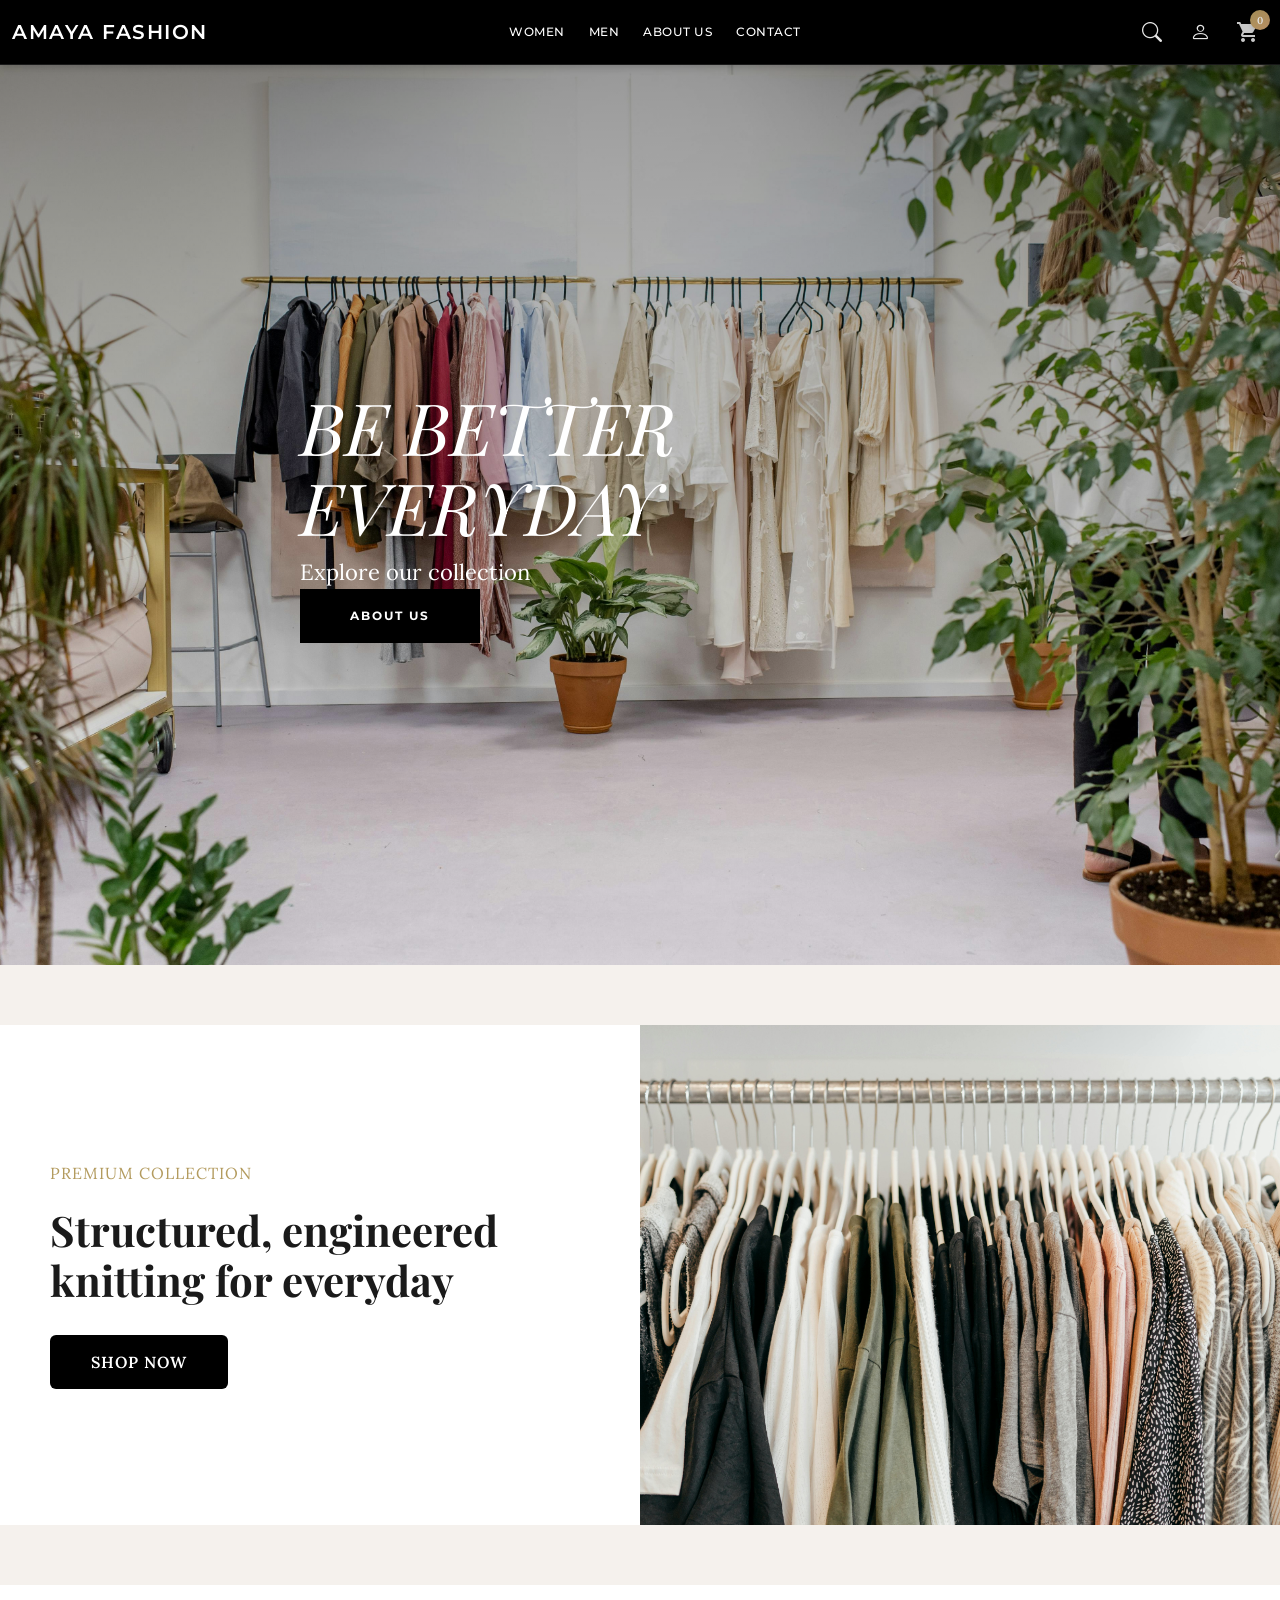
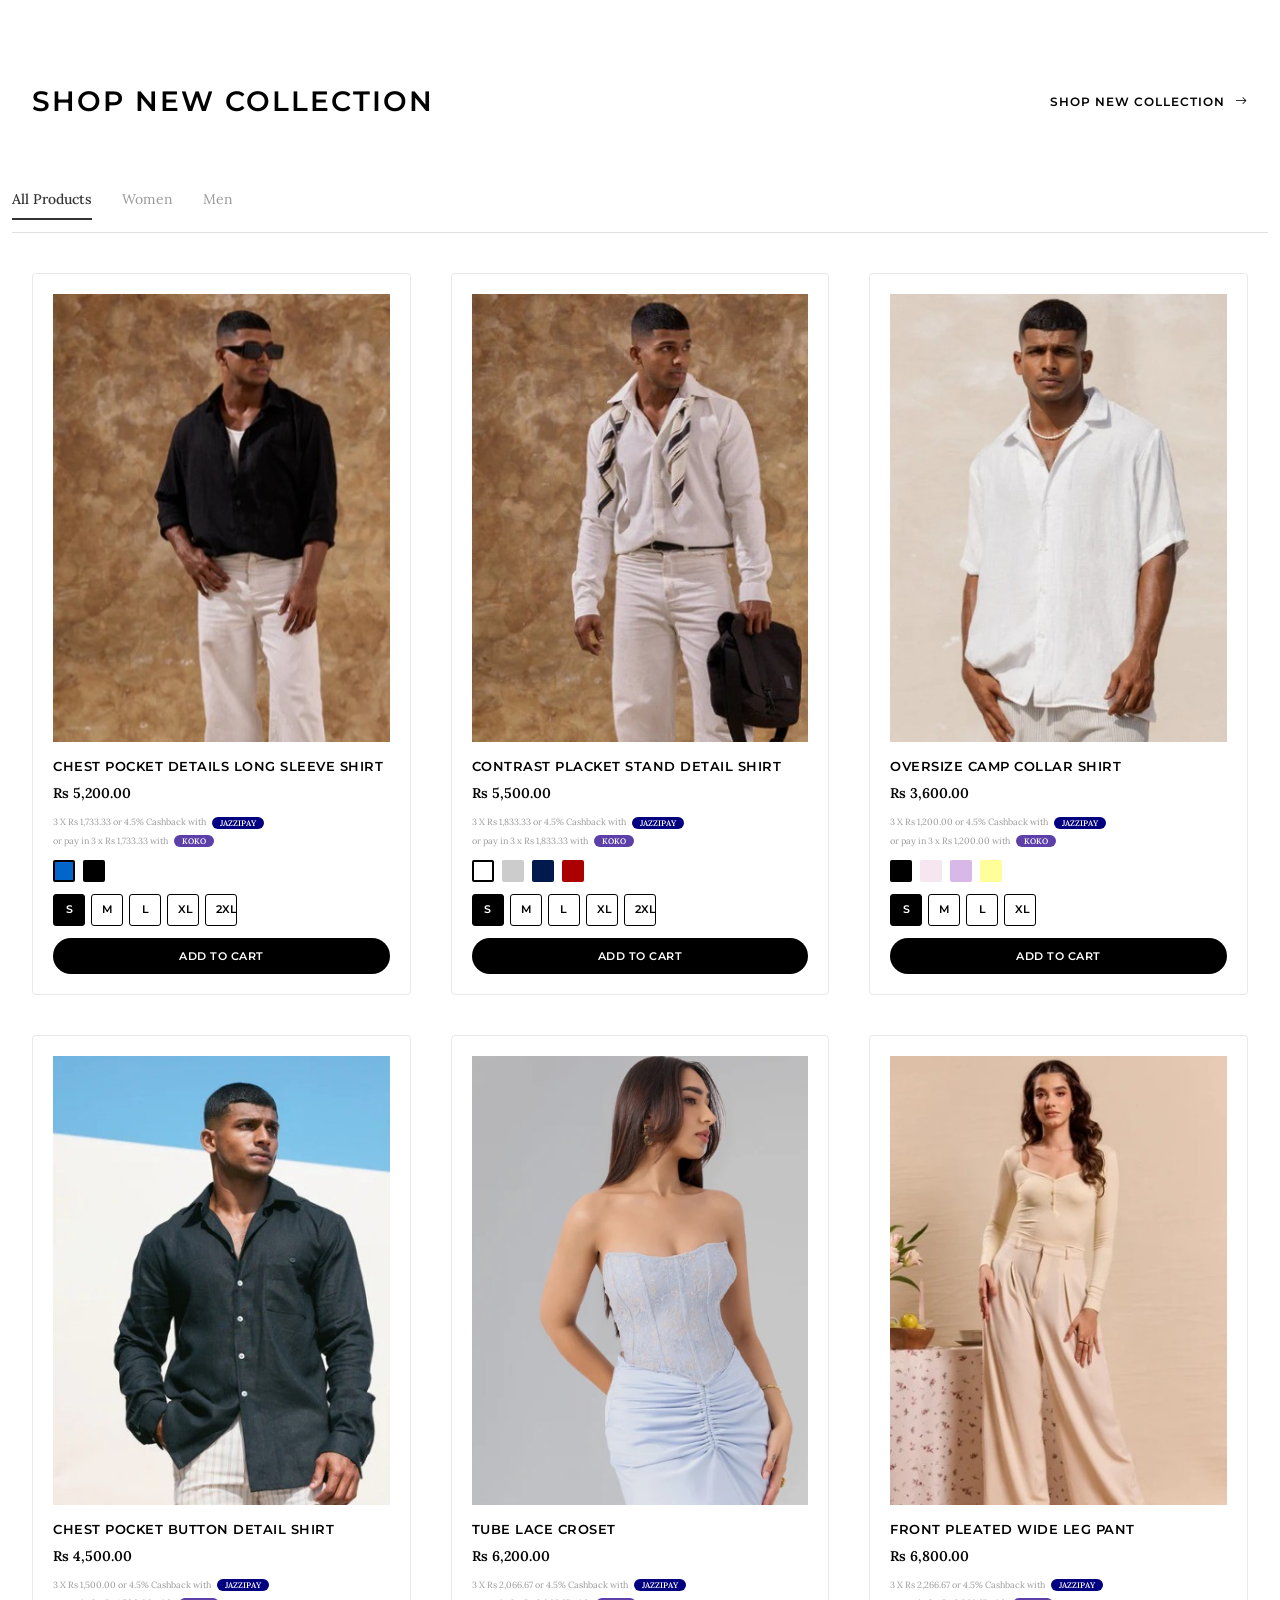
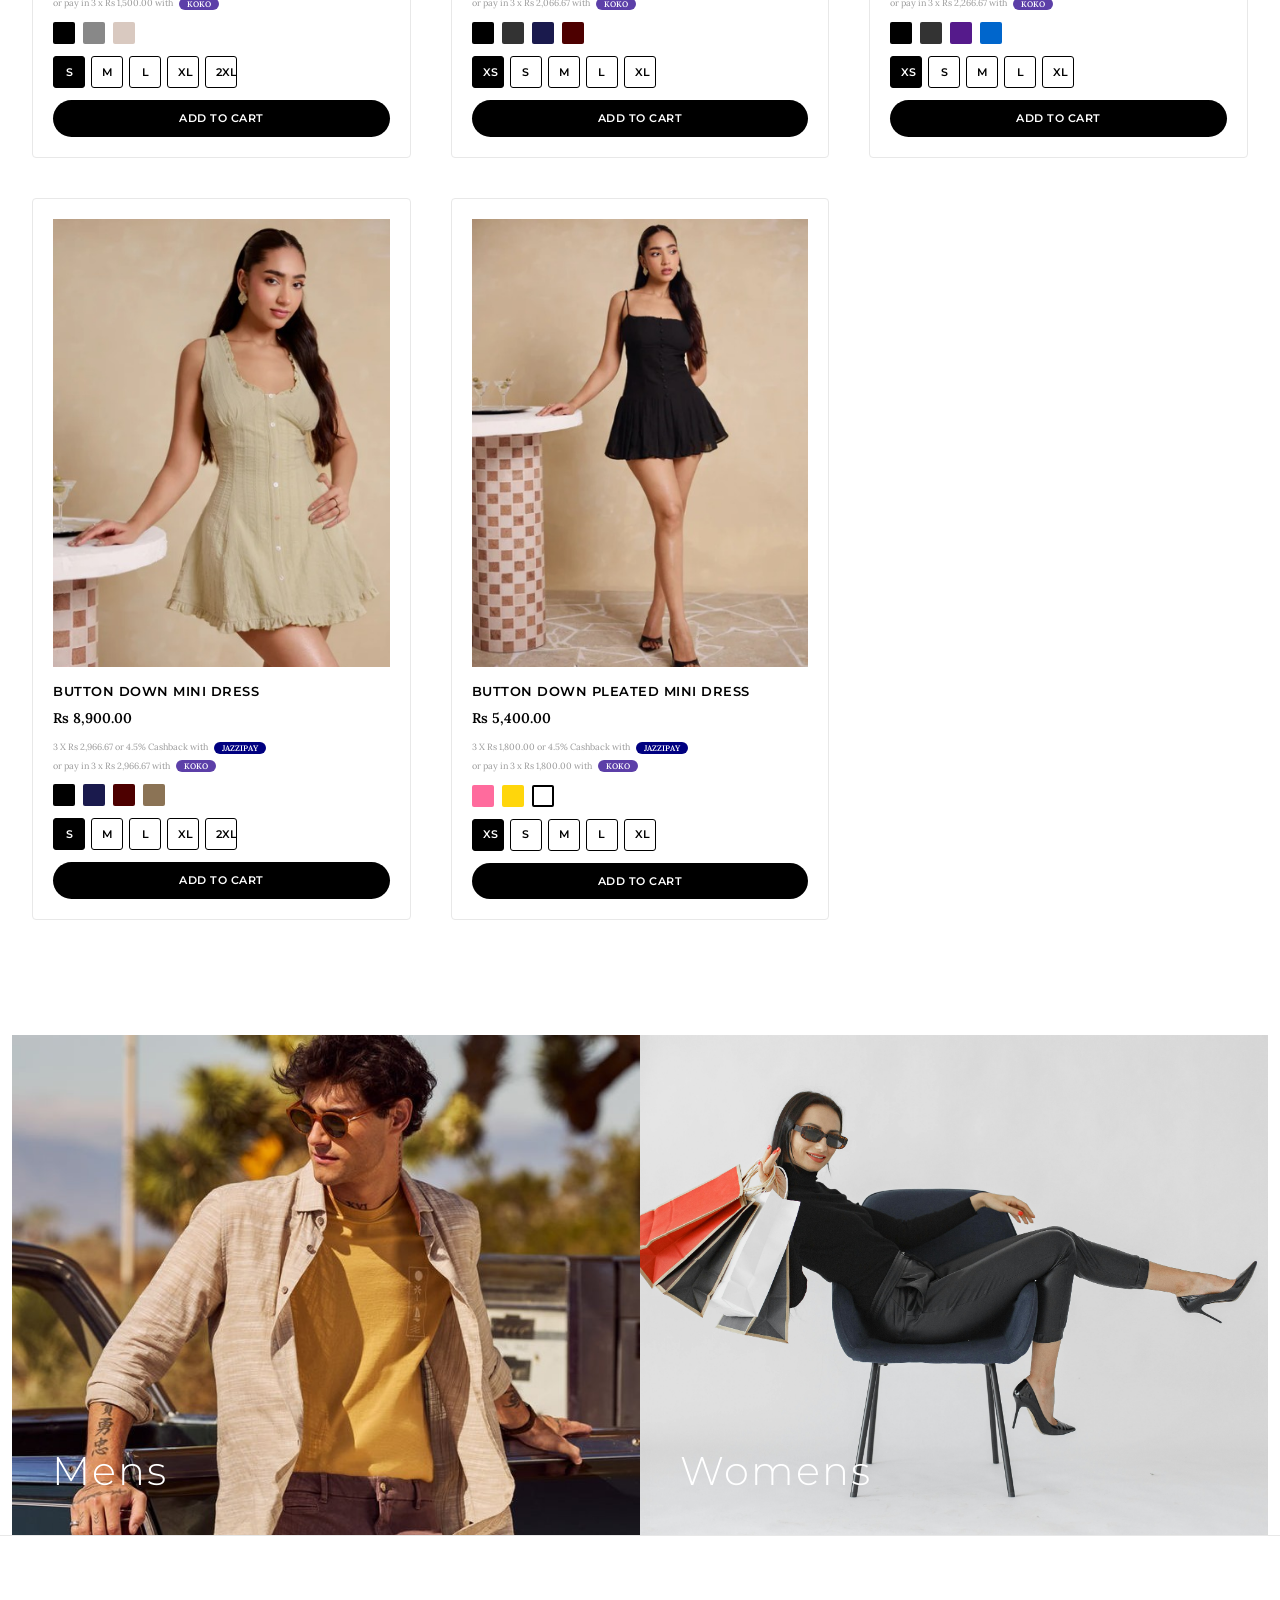
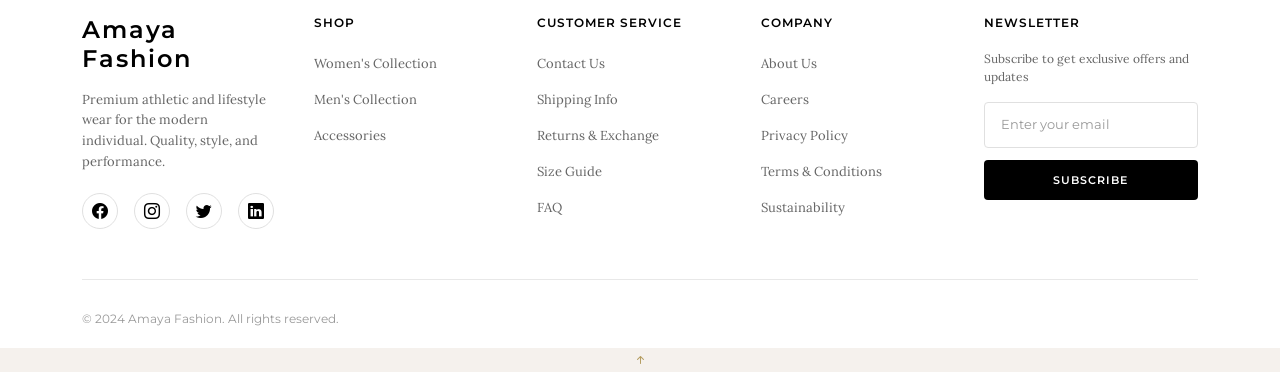
<file: index.html>
<!DOCTYPE html>
<html lang="en">

<head>
  <meta charset="utf-8">
  <meta content="width=device-width, initial-scale=1.0" name="viewport">
  <title>Amaya Fashion</title>
  <meta name="description" content="">
  <meta name="keywords" content="">

  <!-- Favicons -->

  <!-- Fonts -->
   <!-- google API connection -->
  <link rel="preconnect" href="https://fonts.googleapis.com"> 
  <link rel="preconnect" href="https://fonts.gstatic.com" crossorigin>
  <link href="https://fonts.googleapis.com/css2?family=Lora:ital,wght@0,400;0,600;0,700;1,400&family=Playfair+Display:ital,wght@0,400;0,700;0,900;1,700&family=Montserrat:ital,wght@0,300;0,400;0,500;0,600;0,700;1,400&display=swap" rel="stylesheet">

  <!-- Vendor CSS Files -->
  <link href="assets/vendor/bootstrap/css/bootstrap.min.css" rel="stylesheet">
  <link href="assets/vendor/bootstrap-icons/bootstrap-icons.css" rel="stylesheet">
  <link href="assets/vendor/aos/aos.css" rel="stylesheet">
  <link href="assets/vendor/swiper/swiper-bundle.min.css" rel="stylesheet">
  <link href="assets/vendor/glightbox/css/glightbox.min.css" rel="stylesheet">
  
  <!-- Material Icons -->
  <link href="https://fonts.googleapis.com/icon?family=Material+Icons" rel="stylesheet">

  <!-- Main CSS File -->
  <link href="assets/css/main.css?v=100" rel="stylesheet">

  <!-- =======================================================
  * Template Name: Kelly
  * Template URL: https://bootstrapmade.com/kelly-free-bootstrap-cv-resume-html-template/
  * Updated: Aug 07 2024 with Bootstrap v5.3.3
  * Author: BootstrapMade.com
  * License: https://bootstrapmade.com/license/
  ======================================================== -->
</head>



<body class="index-page">

  <header id="header" class="header d-flex align-items-center dark-header sticky-top">
    <div class="container-fluid position-relative d-flex align-items-center justify-content-between">

      <a href="index.html" class="logo d-flex align-items-center me-auto me-xl-0">
        <h1 class="sitename">Amaya Fashion</h1>
      </a>

      <nav id="navmenu" class="navmenu">
        <ul>
          <li><a href="women.html">WOMEN</a></li>
          <li><a href="men.html">MEN</a></li>
          <li><a href="about.html">ABOUT US</a></li>
          <li><a href="contact.html">CONTACT</a></li>
        </ul>
        <i class="mobile-nav-toggle d-xl-none bi bi-list"></i>
      </nav>

      <div class="nav-icons">
        <button class="nav-icon search-icon" id="searchBtn" title="Search" style="background: none; border: none; cursor: pointer; padding: 0;">
          <i class="bi bi-search"></i>
        </button>
        <a href="profile.php" class="nav-icon profile-icon" title="My Account">
  <i class="bi bi-person"></i>
        </a>
        <a href="cart.html" class="nav-icon cart-icon" title="Shopping Cart">
          <i class="material-icons">shopping_cart</i>
          <span class="cart-badge">0</span>
        </a>
      </div>
    </div>
  </header>

  <!-- Search Modal -->
  <div id="searchModal" class="search-modal">
    <div class="search-modal-content">
      <button class="search-modal-close">&times;</button>
      <div class="search-modal-header">
        <h2>Search Products</h2>
      </div>
      <div class="search-modal-body">
        <input type="text" id="searchInput" class="search-input" placeholder="Search products by name...">
        <div id="searchResults" class="search-results"></div>
      </div>
    </div>
  </div>

  <main class="main">

    <!-- Hero Section -->
    <section id="hero" class="hero section hero-dark">

      <img src="assets/img/hero/bg-1.jpg" alt="Hero Background" data-aos="fade-in">
   

      <div class="hero-content" data-aos="fade-up" data-aos-delay="300">
        <h2 class="hero-title">BE BETTER EVERYDAY</h2>
        <p class="hero-subtitle">Explore our collection</p>
        <div class="hero-buttons">
          <a href="about.html" class="hero-btn">About Us</a>
         
        </div>
      </div>

    </section><!-- /Hero Section -->

    <!-- Landscape Promotion Section -->
    <section id="landscape-promo" class="landscape-promo section" style="padding: 0; margin: 60px 0;">
      <div style="display: grid; grid-template-columns: 1fr 1fr; gap: 0; align-items: center; background: white;">
        <!-- Left Content -->
        <div style="padding: 60px 50px; display: flex; flex-direction: column; justify-content: center;">
          <p style="font-size: 16px; color: #b39b5e; margin-bottom: 20px; letter-spacing: 1px; text-transform: uppercase;">Premium Collection</p>
          <h2 style="font-size: 42px; font-weight: 700; color: #1a1a1a; margin-bottom: 30px; line-height: 1.2;">Structured, engineered knitting for everyday</h2>
          <a href="women.html" class="btn" style="display: inline-block; background-color: #000; color: white; padding: 14px 40px; text-transform: uppercase; font-weight: 600; letter-spacing: 1px; text-decoration: none; transition: all 0.3s; width: fit-content;">SHOP NOW</a>
        </div>
        <!-- Right Image -->
        <div style="overflow: hidden; height: 500px;">
          <img src="assets/img/aboutus.jpg" alt="Landscape Collection" style="width: 100%; height: 100%; object-fit: cover; display: block;">
        </div>
      </div>
    </section><!-- /Landscape Promotion Section -->

        <!-- Shop New Collection Section -->
    <section id="shop-new-collection" class="shop-new-collection section">
      <div class="container-fluid">
        <div class="collection-header">
          <h2>Shop New Collection</h2>
          <a href="#" class="shop-all-link">Shop New Collection <i class="bi bi-arrow-right"></i></a>
        </div>

        <!-- Category Filter Bar -->
        <div class="filter-bar">
          <div class="category-tabs">
            <button class="category-tab active" data-category="all">All Products</button>
            <a href="women.html" class="category-tab-link">Women</a>
            <a href="men.html" class="category-tab-link">Men</a>
          </div>
          
          <div class="filter-actions">
            <button class="btn-filter" id="filterBtn" title="Open Filters">
              <i class="bi bi-funnel"></i> Filter
            </button>
            <button class="btn-search" id="searchBtn" title="Search Products">
              <i class="bi bi-search"></i> Search
            </button>
          </div>
        </div>

        <div class="collection-carousel-wrapper">
          <button class="carousel-control prev-btn" aria-label="Previous"><i class="bi bi-chevron-left"></i></button>
          
          <div class="products-scroll">
            <!-- Product 1 -->
            <div class="product-item" data-category="men">
              <div class="product-image">
                <img src="assets/img/mens/img1.jpeg" alt="Unchained Tee">
              </div>
              <div class="product-info">
                <h3>chest pocket details long sleeve shirt</h3>
                <p class="price">Rs 5,200.00</p>
                
                <div class="payment-details">
                  <div class="payment-row">
                    <span class="payment-label">3 X Rs 1,733.33 or 4.5% Cashback with</span>
                    <span class="badge jazzipay">JazziPay</span>
                  </div>
                  <div class="payment-row">
                    <span class="payment-label">or pay in 3 x Rs 1,733.33 with</span>
                    <span class="badge koko">KOKO</span>
                  </div>
                </div>

                <div class="color-options">
                  <div class="color-swatch" style="background-color: #0066cc; border: 2px solid #000;"></div>
                  <div class="color-swatch" style="background-color: #000000;"></div>
                </div>

                <div class="size-options">
                  <button class="size-btn">S</button>
                  <button class="size-btn">M</button>
                  <button class="size-btn">L</button>
                  <button class="size-btn">XL</button>
                  <button class="size-btn">2XL</button>
                </div>

                <button class="btn-add-cart">ADD TO CART</button>
              </div>
            </div>

            <!-- Product 2 -->
            <div class="product-item" data-category="men">
              <div class="product-image">
                <img src="assets/img/mens/img2.jpeg" alt="Inner Demon Tee">
              </div>
              <div class="product-info">
                <h3>Contrast Placket Stand Detail Shirt</h3>
                <p class="price">Rs 5,500.00</p>
                
                <div class="payment-details">
                  <div class="payment-row">
                    <span class="payment-label">3 X Rs 1,833.33 or 4.5% Cashback with</span>
                    <span class="badge jazzipay">JazziPay</span>
                  </div>
                  <div class="payment-row">
                    <span class="payment-label">or pay in 3 x Rs 1,833.33 with</span>
                    <span class="badge koko">KOKO</span>
                  </div>
                </div>

                <div class="color-options">
                  <div class="color-swatch" style="background-color: #ffffff; border: 2px solid #000;"></div>
                  <div class="color-swatch" style="background-color: #cccccc;"></div>
                  <div class="color-swatch" style="background-color: #001a4d;"></div>
                  <div class="color-swatch" style="background-color: #aa0000;"></div>
                </div>

                <div class="size-options">
                  <button class="size-btn">S</button>
                  <button class="size-btn">M</button>
                  <button class="size-btn">L</button>
                  <button class="size-btn">XL</button>
                  <button class="size-btn">2XL</button>
                </div>

                <button class="btn-add-cart">ADD TO CART</button>
              </div>
            </div>

            <!-- Product 3 -->
            <div class="product-item" data-category="women">
              <div class="product-image">
                <img src="assets/img/mens/img3.jpeg" alt="Oversize Camp Collar Shirt">
              </div>
              <div class="product-info">
                <h3>Oversize Camp Collar Shirt</h3>
                <p class="price">Rs 3,600.00</p>
                
                <div class="payment-details">
                  <div class="payment-row">
                    <span class="payment-label">3 X Rs 1,200.00 or 4.5% Cashback with</span>
                    <span class="badge jazzipay">JazziPay</span>
                  </div>
                  <div class="payment-row">
                    <span class="payment-label">or pay in 3 x Rs 1,200.00 with</span>
                    <span class="badge koko">KOKO</span>
                  </div>
                </div>

                <div class="color-options">
                  <div class="color-swatch" style="background-color: #000000;"></div>
                  <div class="color-swatch" style="background-color: #f5e6f0;"></div>
                  <div class="color-swatch" style="background-color: #d8b8e8;"></div>
                  <div class="color-swatch" style="background-color: #ffff99;"></div>
                </div>

                <div class="size-options">
                  <button class="size-btn">S</button>
                  <button class="size-btn">M</button>
                  <button class="size-btn">L</button>
                  <button class="size-btn">XL</button>
                </div>

                <button class="btn-add-cart">ADD TO CART</button>
              </div>
            </div>

            <!-- Product 4 -->
            <div class="product-item" data-category="men">
              <div class="product-image">
                <img src="assets/img/mens/img4.jpeg" alt="Chest Pocket Button Detail Shirt">
              </div>
              <div class="product-info">
                <h3> Chest Pocket Button Detail Shirt</h3>
                <p class="price">Rs 4,500.00</p>
                
                <div class="payment-details">
                  <div class="payment-row">
                    <span class="payment-label">3 X Rs 1,500.00 or 4.5% Cashback with</span>
                    <span class="badge jazzipay">JazziPay</span>
                  </div>
                  <div class="payment-row">
                    <span class="payment-label">or pay in 3 x Rs 1,500.00 with</span>
                    <span class="badge koko">KOKO</span>
                  </div>
                </div>

                <div class="color-options">
                  <div class="color-swatch" style="background-color: #000000;"></div>
                  <div class="color-swatch" style="background-color: #888888;"></div>
                  <div class="color-swatch" style="background-color: #d9c9c0;"></div>
                </div>

                <div class="size-options">
                  <button class="size-btn">S</button>
                  <button class="size-btn">M</button>
                  <button class="size-btn">L</button>
                  <button class="size-btn">XL</button>
                  <button class="size-btn">2XL</button>
                </div>

                <button class="btn-add-cart">ADD TO CART</button>
              </div>
            </div>

            <!-- Product 5 -->
            <div class="product-item" data-category="women">
              <div class="product-image">
                <img src="assets/img/womens/top1.jpeg" alt="Elite Hoodie">
              </div>
              <div class="product-info">
                <h3> Tube Lace Croset</h3>
                <p class="price">Rs 6,200.00</p>
                
                <div class="payment-details">
                  <div class="payment-row">
                    <span class="payment-label">3 X Rs 2,066.67 or 4.5% Cashback with</span>
                    <span class="badge jazzipay">JazziPay</span>
                  </div>
                  <div class="payment-row">
                    <span class="payment-label">or pay in 3 x Rs 2,066.67 with</span>
                    <span class="badge koko">KOKO</span>
                  </div>
                </div>

                <div class="color-options">
                  <div class="color-swatch" style="background-color: #000000;"></div>
                  <div class="color-swatch" style="background-color: #333333;"></div>
                  <div class="color-swatch" style="background-color: #1a1a4d;"></div>
                  <div class="color-swatch" style="background-color: #4d0000;"></div>
                </div>

                <div class="size-options">
                  <button class="size-btn">XS</button>
                  <button class="size-btn">S</button>
                  <button class="size-btn">M</button>
                  <button class="size-btn">L</button>
                  <button class="size-btn">XL</button>
                </div>

                <button class="btn-add-cart">ADD TO CART</button>
              </div>
            </div>

            <!-- Product 6 -->
            <div class="product-item" data-category="women">
              <div class="product-image">
                <img src="assets/img/womens/pants1.jpeg" alt="Fitted Leggings">
              </div>
              <div class="product-info">
                <h3>Front pleated wide leg pant </h3>
                <p class="price">Rs 6,800.00</p>
                
                <div class="payment-details">
                  <div class="payment-row">
                    <span class="payment-label">3 X Rs 2,266.67 or 4.5% Cashback with</span>
                    <span class="badge jazzipay">JazziPay</span>
                  </div>
                  <div class="payment-row">
                    <span class="payment-label">or pay in 3 x Rs 2,266.67 with</span>
                    <span class="badge koko">KOKO</span>
                  </div>
                </div>

                <div class="color-options">
                  <div class="color-swatch" style="background-color: #000000;"></div>
                  <div class="color-swatch" style="background-color: #333333;"></div>
                  <div class="color-swatch" style="background-color: #551a8b;"></div>
                  <div class="color-swatch" style="background-color: #0066cc;"></div>
                </div>

                <div class="size-options">
                  <button class="size-btn">XS</button>
                  <button class="size-btn">S</button>
                  <button class="size-btn">M</button>
                  <button class="size-btn">L</button>
                  <button class="size-btn">XL</button>
                </div>

                <button class="btn-add-cart">ADD TO CART</button>
              </div>
            </div>

            <!-- Product 7 -->
            <div class="product-item" data-category="men">
              <div class="product-image">
                <img src="assets/img/womens/dress3.jpeg" alt="Varsity Jacket">
              </div>
              <div class="product-info">
                <h3>Button down mini dress </h3>
                <p class="price">Rs 8,900.00</p>
                
                <div class="payment-details">
                  <div class="payment-row">
                    <span class="payment-label">3 X Rs 2,966.67 or 4.5% Cashback with</span>
                    <span class="badge jazzipay">JazziPay</span>
                  </div>
                  <div class="payment-row">
                    <span class="payment-label">or pay in 3 x Rs 2,966.67 with</span>
                    <span class="badge koko">KOKO</span>
                  </div>
                </div>

                <div class="color-options">
                  <div class="color-swatch" style="background-color: #000000;"></div>
                  <div class="color-swatch" style="background-color: #1a1a4d;"></div>
                  <div class="color-swatch" style="background-color: #4d0000;"></div>
                  <div class="color-swatch" style="background-color: #8b7355;"></div>
                </div>

                <div class="size-options">
                  <button class="size-btn">S</button>
                  <button class="size-btn">M</button>
                  <button class="size-btn">L</button>
                  <button class="size-btn">XL</button>
                  <button class="size-btn">2XL</button>
                </div>

                <button class="btn-add-cart">ADD TO CART</button>
              </div>
            </div>

            <!-- Product 8 -->
            <div class="product-item" data-category="women">
              <div class="product-image">
                <img src="assets/img/womens/dress1.jpeg" alt="Summer Dress">
              </div>
              <div class="product-info">
                <h3>Button down pleated mini dress</h3>
                <p class="price">Rs 5,400.00</p>
                
                <div class="payment-details">
                  <div class="payment-row">
                    <span class="payment-label">3 X Rs 1,800.00 or 4.5% Cashback with</span>
                    <span class="badge jazzipay">JazziPay</span>
                  </div>
                  <div class="payment-row">
                    <span class="payment-label">or pay in 3 x Rs 1,800.00 with</span>
                    <span class="badge koko">KOKO</span>
                  </div>
                </div>

                <div class="color-options">
                  <div class="color-swatch" style="background-color: #ff6b9d;"></div>
                  <div class="color-swatch" style="background-color: #ffd60b;"></div>
                  <div class="color-swatch" style="background-color: #ffffff; border: 2px solid #000;"></div>
                </div>

                <div class="size-options">
                  <button class="size-btn">XS</button>
                  <button class="size-btn">S</button>
                  <button class="size-btn">M</button>
                  <button class="size-btn">L</button>
                  <button class="size-btn">XL</button>
                </div>

                <button class="btn-add-cart">ADD TO CART</button>
              </div>
            </div>
          </div>

          <button class="carousel-control next-btn" aria-label="Next"><i class="bi bi-chevron-right"></i></button>
        </div>
      </div>
    </section><!-- /Shop New Collection Section -->

    <!-- Shop Categories Section -->
    <section id="shop-categories" class="shop-categories section">
      <div class="container-fluid">
        <div class="categories-grid">
          <!-- Mens Category -->
          <a href="men.html" class="category-card mens-card" style="text-decoration: none; color: inherit; cursor: pointer;">
            <div class="category-image">
              <img src="assets/img/mens/men1.jpeg" alt="Mens Collection">
            </div>
            <div class="category-info">
              <h3>Mens</h3>
             
            </div>
          </a>

          <!-- Womens Category -->
          <a href="women.html" class="category-card womens-card" style="text-decoration: none; color: inherit; cursor: pointer;">
            <div class="category-image">
              <img src="assets/img/womens/sec.jpg" alt="Womens Collection">
            </div>
            <div class="category-info">
              <h3>Womens</h3>
              
            </div>
          </a>
        </div>
      </div>
    </section><!-- /Shop Categories Section -->

   

  

           

    <!-- Footer -->
    <footer id="footer" class="footer">
      <div class="container">
        <div class="footer-content">
          <!-- Logo & About -->
          <div class="footer-section footer-about">
          <h3 class="footer-logo">Amaya Fashion</h3>
            <p class="footer-description">Premium athletic and lifestyle wear for the modern individual. Quality, style, and performance.</p>
            <div class="footer-social">
              <a href="#" aria-label="Facebook"><i class="bi bi-facebook"></i></a>
              <a href="#" aria-label="Instagram"><i class="bi bi-instagram"></i></a>
              <a href="#" aria-label="Twitter"><i class="bi bi-twitter"></i></a>
              <a href="#" aria-label="LinkedIn"><i class="bi bi-linkedin"></i></a>
            </div>
          </div>

          <!-- Shop -->
          <div class="footer-section">
            <h4 class="footer-title">SHOP</h4>
            <ul class="footer-links">
              <li><a href="women.html">Women's Collection</a></li>
              <li><a href="men.html">Men's Collection</a></li>
              <li><a href="#">Accessories</a></li>
            </ul>
          </div>

          <!-- Customer Service -->
          <div class="footer-section">
            <h4 class="footer-title">CUSTOMER SERVICE</h4>
            <ul class="footer-links">
              <li><a href="#">Contact Us</a></li>
              <li><a href="#">Shipping Info</a></li>
              <li><a href="#">Returns & Exchange</a></li>
              <li><a href="#">Size Guide</a></li>
              <li><a href="#">FAQ</a></li>
            </ul>
          </div>

          <!-- Company Info -->
          <div class="footer-section">
            <h4 class="footer-title">COMPANY</h4>
            <ul class="footer-links">
              <li><a href="about.html">About Us</a></li>
              <li><a href="#">Careers</a></li>
              <li><a href="#">Privacy Policy</a></li>
              <li><a href="#">Terms & Conditions</a></li>
              <li><a href="#">Sustainability</a></li>
            </ul>
          </div>

          <!-- Newsletter -->
          <div class="footer-section footer-newsletter">
            <h4 class="footer-title">NEWSLETTER</h4>
            <p class="newsletter-text">Subscribe to get exclusive offers and updates</p>
            <form class="newsletter-form">
              <input type="email" placeholder="Enter your email" required>
              <button type="submit" class="newsletter-btn">SUBSCRIBE</button>
            </form>
          </div>
        </div>

        <!-- Footer Bottom -->
        <div class="footer-bottom">
          <div class="footer-copyright">
            <p>&copy; 2024 Amaya Fashion. All rights reserved.</p>
          </div>
        </div>
      </div>
    </footer><!-- /Footer -->

  </main>

   <!-- Shopping Cart Sidebar -->
  <div id="cart-overlay" class="cart-overlay"></div>
  <div id="cart-sidebar" class="cart-sidebar">
    <div class="cart-header">
      <h3 class="cart-title">CART</h3>
      <button id="cart-close" class="cart-close">
        <i class="bi bi-x-lg"></i>
      </button>
    </div>
    <div class="cart-promo">
      <div class="promo-text">
        Spend <strong>LKR 15,000.00</strong> <span class="promo-more">more</span> for <strong>FREE delivery</strong>!
      </div>
      <div class="promo-bar">
        <div id="promo-progress" class="promo-progress"></div>
      </div>
    </div>
    <div id="cart-items" class="cart-items"></div>
    <div class="cart-footer">
      <div class="cart-total">
        <span>Subtotal:</span>
        <span id="cart-total-price" class="price">Rs 0.00</span>
      </div>
      <button class="btn-checkout" id="sidebarCheckoutBtn" type="button">
  PROCEED TO CHECKOUT
</button>
    </div>
  </div>


   
    
  
  <!-- Scroll Top -->
  <a href="#" id="scroll-top" class="scroll-top d-flex align-items-center justify-content-center"><i class="bi bi-arrow-up-short"></i></a>

  <!-- Preloader -->
  <div id="preloader"></div>

  <!-- Vendor JS Files -->
  <script src="assets/vendor/bootstrap/js/bootstrap.bundle.min.js"></script>
  <script defer src="assets/vendor/php-email-form/validate.js"></script>
  <script defer src="assets/vendor/aos/aos.js"></script>
  <script defer src="assets/vendor/waypoints/noframework.waypoints.js"></script>
  <script defer src="assets/vendor/purecounter/purecounter_vanilla.js"></script>
  <script defer src="assets/vendor/swiper/swiper-bundle.min.js"></script>
  <script defer src="assets/vendor/glightbox/js/glightbox.min.js"></script>
  <script defer src="assets/vendor/imagesloaded/imagesloaded.pkgd.min.js"></script>
  <script defer src="assets/vendor/isotope-layout/isotope.pkgd.min.js"></script>

  <!-- Main JS File -->
  <script defer src="assets/js/main.js"></script>

  <!-- Performance Optimization: Lazy Loading Images -->
  <script>
    if ('IntersectionObserver' in window) {
      const images = document.querySelectorAll('img[data-lazy]');
      const imageObserver = new IntersectionObserver((entries, observer) => {
        entries.forEach(entry => {
          if (entry.isIntersecting) {
            const img = entry.target;
            img.src = img.dataset.lazy;
            img.removeAttribute('data-lazy');
            observer.unobserve(img);
          }
        });
      });
      images.forEach(img => imageObserver.observe(img));
    }
  </script>

  <form id="sidebarCheckoutForm" action="payment.php" method="POST" style="display:none;">
  <input type="hidden" name="cart_data" id="sidebarCartDataInput">
  <input type="hidden" name="notes" id="sidebarOrderNotesInput">
</form>

<script>
  document.getElementById('sidebarCheckoutBtn').addEventListener('click', function () {
    let cartItems = [];

    const cart1 = localStorage.getItem('foa_cart_items');
    const cart2 = localStorage.getItem('amaya_cart');

    if (cart1) {
      cartItems = JSON.parse(cart1);
    } else if (cart2) {
      cartItems = JSON.parse(cart2);
    }

    if (!cartItems || cartItems.length === 0) {
      alert('Your cart is empty.');
      return;
    }

    document.getElementById('sidebarCartDataInput').value = JSON.stringify(cartItems);
    document.getElementById('sidebarOrderNotesInput').value = '';

    document.getElementById('sidebarCheckoutForm').submit();
  });
</script>

</body>

</html>
</file>
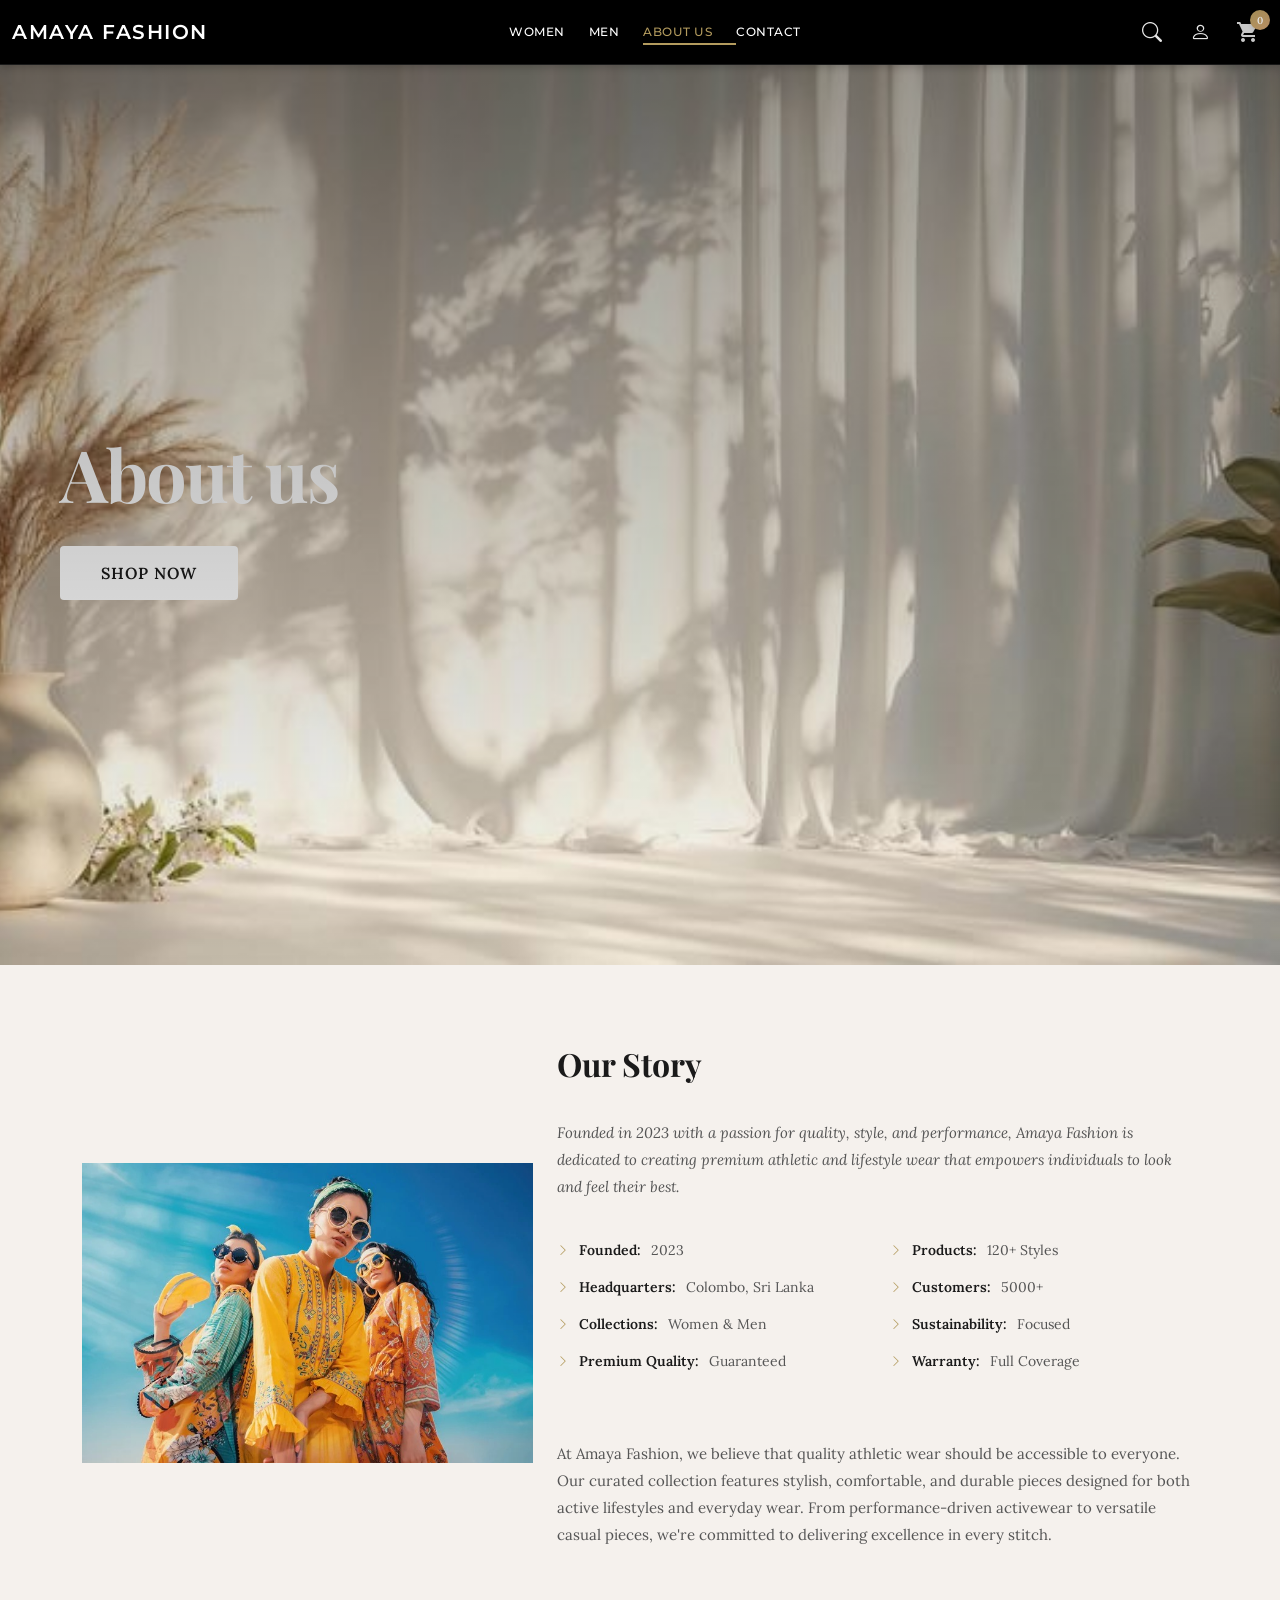
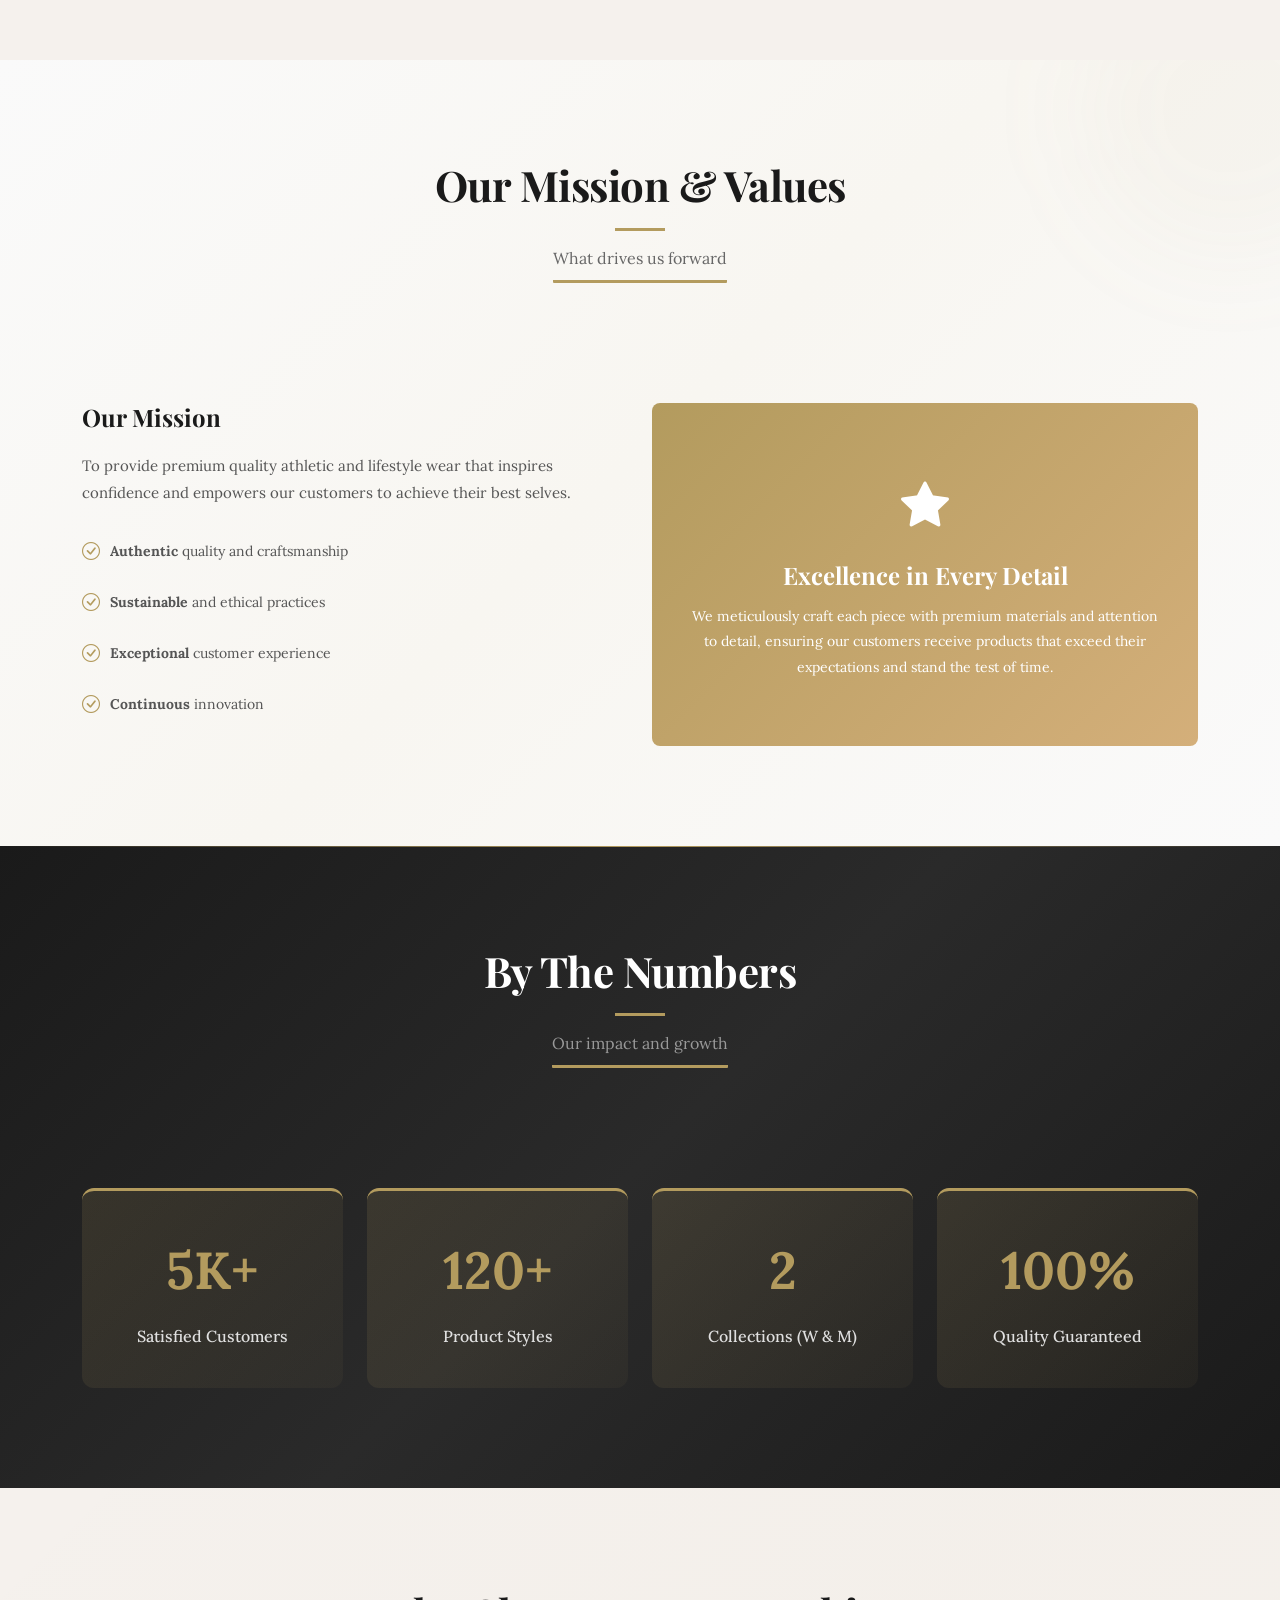
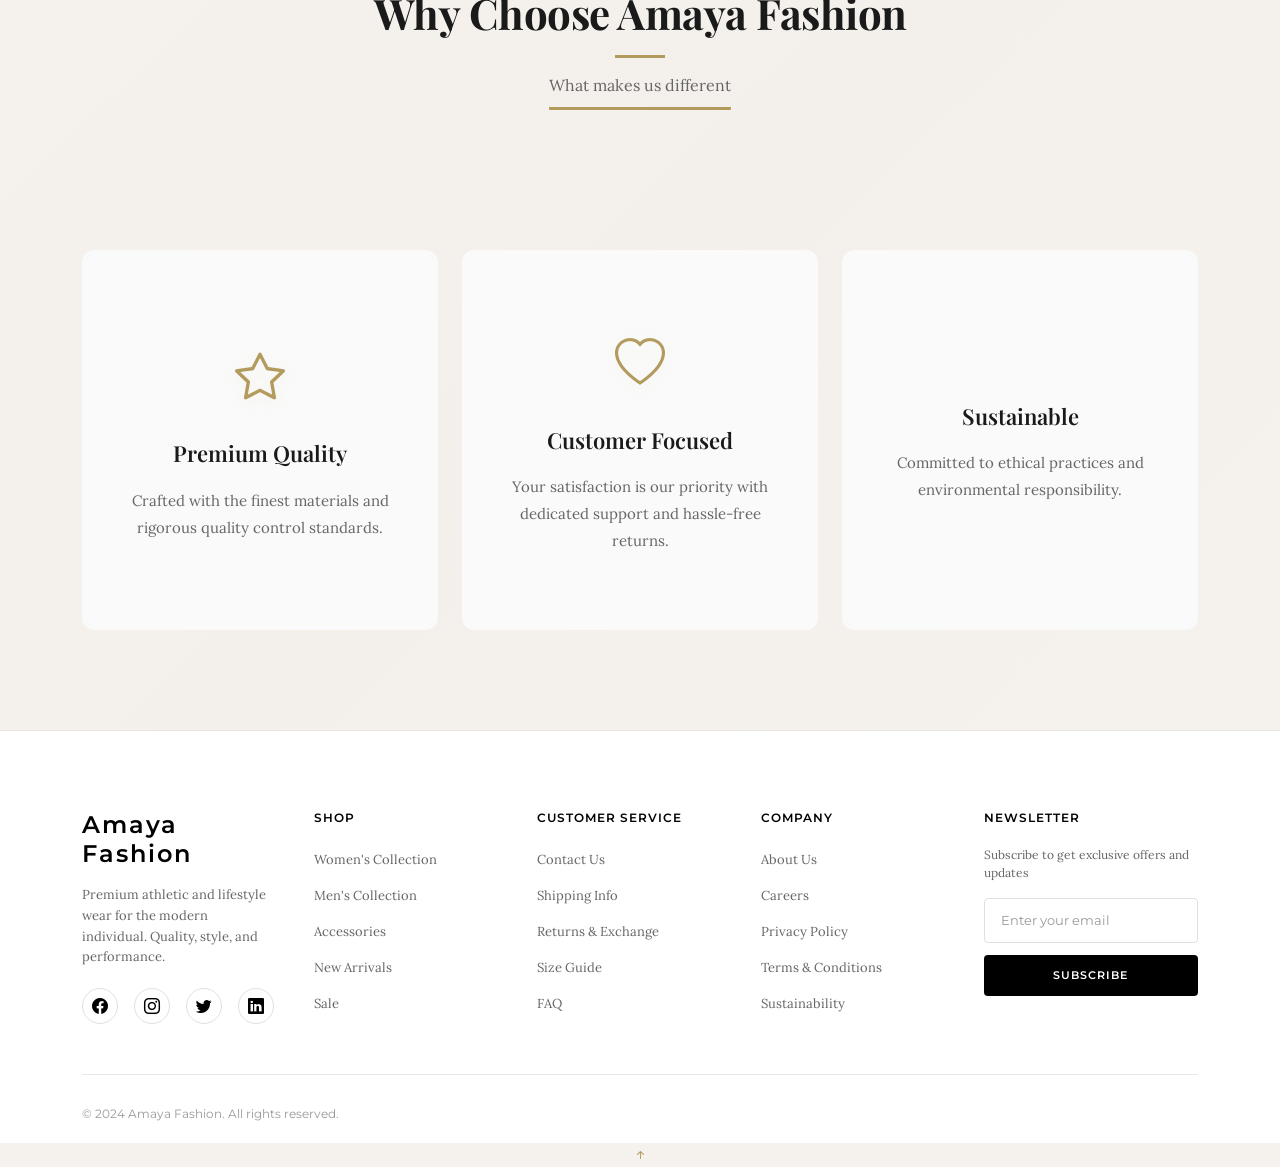
<file: about.html>
<!DOCTYPE html>
<html lang="en">

<head>
  <meta charset="utf-8">
  <meta content="width=device-width, initial-scale=1.0" name="viewport">
  <title>Amaya Fashion</title>
  <meta name="description" content="Learn about Amaya Fashion - Premium athletic and lifestyle wear">
  <meta name="keywords" content="Amaya Fashion, athletic wear, lifestyle brand">

  <!-- Favicons -->

  <!-- Fonts -->
  <link rel="preconnect" href="https://fonts.googleapis.com">
  <link rel="preconnect" href="https://fonts.gstatic.com" crossorigin>
  <link href="https://fonts.googleapis.com/css2?family=Lora:ital,wght@0,400;0,600;0,700;1,400&family=Playfair+Display:ital,wght@0,400;0,700;0,900;1,700&family=Montserrat:ital,wght@0,300;0,400;0,500;0,600;0,700;1,400&display=swap" rel="stylesheet">

  <!-- Vendor CSS Files -->
  <link href="assets/vendor/bootstrap/css/bootstrap.min.css" rel="stylesheet">
  <link href="assets/vendor/bootstrap-icons/bootstrap-icons.css" rel="stylesheet">
  <link href="assets/vendor/aos/aos.css" rel="stylesheet">
  <link href="assets/vendor/swiper/swiper-bundle.min.css" rel="stylesheet">
  <link href="assets/vendor/glightbox/css/glightbox.min.css" rel="stylesheet">
  
  <!-- Material Icons -->
  <link href="https://fonts.googleapis.com/icon?family=Material+Icons" rel="stylesheet">

  <!-- Main CSS File -->
  <link href="assets/css/main.css" rel="stylesheet">

  <!-- =======================================================
  * Template Name: Kelly
  * Template URL: https://bootstrapmade.com/kelly-free-bootstrap-cv-resume-html-template/
  * Updated: Aug 07 2024 with Bootstrap v5.3.3
  * Author: BootstrapMade.com
  * License: https://bootstrapmade.com/license/
  ======================================================== -->
</head>

<body class="about-page">

  <header id="header" class="header d-flex align-items-center dark-header sticky-top">
    <div class="container-fluid position-relative d-flex align-items-center justify-content-between">

      <a href="index.html" class="logo d-flex align-items-center me-auto me-xl-0">
        <h1 class="sitename">Amaya Fashion</h1>
      </a>

      <nav id="navmenu" class="navmenu">
        <ul>
          <li><a href="women.html">WOMEN</a></li>
          <li><a href="men.html">MEN</a></li>
          <li><a href="about.html" class="active">ABOUT US</a></li>
          <li><a href="contact.html">CONTACT</a></li>
        </ul>
        <i class="mobile-nav-toggle d-xl-none bi bi-list"></i>
      </nav>

      <div class="nav-icons">
        <button class="nav-icon search-icon" id="searchBtn" title="Search" style="background: none; border: none; cursor: pointer; padding: 0;">
          <i class="bi bi-search"></i>
        </button>
        <a href="profile.php" class="nav-icon profile-icon" title="My Account">
  <i class="bi bi-person"></i>
        </a>
        <a href="cart.html" class="nav-icon cart-icon" title="Shopping Cart">
          <i class="material-icons">shopping_cart</i>
          <span class="cart-badge">0</span>
        </a>
      </div>
    </div>
  </header>

  <!-- Search Modal -->
  <div id="searchModal" class="search-modal">
    <div class="search-modal-content">
      <button class="search-modal-close">&times;</button>
      <div class="search-modal-header">
        <h2>Search Products</h2>
      </div>
      <div class="search-modal-body">
        <input type="text" id="searchInput" class="search-input" placeholder="Search products by name...">
        <div id="searchResults" class="search-results"></div>
      </div>
    </div>
  </div>

  <main class="main">

    <!-- Hero Banner with Image Background -->
    <section id="hero-banner" class="hero section hero-dark" style="height: 420px; background: url('assets/img/aboutush.jpeg') center/cover no-repeat; position: relative; overflow: hidden;">
      <div style="position: absolute; inset: 0;  z-index: 1;"></div>
      <div style="position: absolute; inset: 0; display: flex; align-items: center; justify-content: flex-start; padding: 0 60px; z-index: 2;">
        <div>
          <h1 style="font-size: 72px; font-weight: 700; color: white; margin: 0 0 30px 0; letter-spacing: -2px;" data-aos="fade-right" data-aos-duration="800">About us</h1>
          <a href="index.html" class="btn" style="display: inline-block; background-color: white; color: #1a1a1a; padding: 14px 40px; text-transform: uppercase; font-weight: 600; letter-spacing: 1px; text-decoration: none; transition: all 0.3s; border-radius: 4px;" data-aos="fade-right" data-aos-duration="800" data-aos-delay="100">SHOP NOW</a>
        </div>
      </div>
    </section>

    <!-- About Section -->
    <section id="about" class="about section" style="padding: 80px 0;">
      <div class="container">
        <div class="row gy-4 align-items-center">
          <div class="col-lg-5" data-aos="fade-up">
            <img src="assets/img/abt.jpeg" class="img-fluid" alt="Amaya Fashion Brand Story">
          </div>
          <div class="col-lg-7 content" data-aos="fade-up" data-aos-delay="100">
            <h2>Our Story</h2>
            <p class="fst-italic py-3">
              Founded in 2023 with a passion for quality, style, and performance, Amaya Fashion is dedicated to creating premium athletic and lifestyle wear that empowers individuals to look and feel their best.
            </p>
            <div class="row mb-4">
              <div class="col-lg-6">
                <ul>
                  <li><i class="bi bi-chevron-right"></i> <strong>Founded:</strong> <span>2023</span></li>
                  <li><i class="bi bi-chevron-right"></i> <strong>Headquarters:</strong> <span>Colombo, Sri Lanka</span></li>
                  <li><i class="bi bi-chevron-right"></i> <strong>Collections:</strong> <span>Women & Men</span></li>
                  <li><i class="bi bi-chevron-right"></i> <strong>Premium Quality:</strong> <span>Guaranteed</span></li>
                </ul>
              </div>
              <div class="col-lg-6">
                <ul>
                  <li><i class="bi bi-chevron-right"></i> <strong>Products:</strong> <span>120+ Styles</span></li>
                  <li><i class="bi bi-chevron-right"></i> <strong>Customers:</strong> <span>5000+</span></li>
                  <li><i class="bi bi-chevron-right"></i> <strong>Sustainability:</strong> <span>Focused</span></li>
                  <li><i class="bi bi-chevron-right"></i> <strong>Warranty:</strong> <span>Full Coverage</span></li>
                </ul>
              </div>
            </div>
            <p class="py-3">
              At Amaya Fashion, we believe that quality athletic wear should be accessible to everyone. Our curated collection features stylish, comfortable, and durable pieces designed for both active lifestyles and everyday wear. From performance-driven activewear to versatile casual pieces, we're committed to delivering excellence in every stitch.
            </p>
          </div>
        </div>
      </div>
    </section>

    <!-- Mission Section -->
    <section id="mission" class="mission section" style="background: linear-gradient(135deg, #fafafa 0%, #f8f6f1 50%, #fafafa 100%); padding: 100px 0; position: relative; overflow: hidden;">
      <div style="position: absolute; top: -100px; right: -100px; width: 300px; height: 300px; background: rgba(179,155,94,0.04); border-radius: 50%; filter: blur(50px);"></div>
      <div class="container" style="position: relative; z-index: 1;">
        <div class="section-title" style="margin-bottom: 60px;" data-aos="fade-up" data-aos-duration="800">
          <h2 style="font-size: 42px; font-weight: 700; color: #1a1a1a; margin-bottom: 15px;">Our Mission & Values</h2>
          <p style="font-size: 16px; color: #666; margin: 0; display: inline-block; padding-bottom: 10px; border-bottom: 3px solid #b39b5e; border-radius: 1px;">What drives us forward</p>
        </div>
        <div class="row gy-4">
          <div class="col-lg-6" data-aos="fade-up">
            <h3 style="font-size: 24px; font-weight: 700; color: #1a1a1a; margin-bottom: 20px;">Our Mission</h3>
            <p style="color: #555; line-height: 1.8; font-size: 15px; margin-bottom: 20px;">
              To provide premium quality athletic and lifestyle wear that inspires confidence and empowers our customers to achieve their best selves.
            </p>
            <ul style="list-style: none; padding-left: 0;">
              <li style="padding: 12px 0; color: #555; font-size: 14px; display: flex; align-items: center; gap: 10px;">
                <i class="bi bi-check-circle" style="color: #b39b5e; font-size: 18px;"></i>
                <span><strong>Authentic</strong> quality and craftsmanship</span>
              </li>
              <li style="padding: 12px 0; color: #555; font-size: 14px; display: flex; align-items: center; gap: 10px;">
                <i class="bi bi-check-circle" style="color: #b39b5e; font-size: 18px;"></i>
                <span><strong>Sustainable</strong> and ethical practices</span>
              </li>
              <li style="padding: 12px 0; color: #555; font-size: 14px; display: flex; align-items: center; gap: 10px;">
                <i class="bi bi-check-circle" style="color: #b39b5e; font-size: 18px;"></i>
                <span><strong>Exceptional</strong> customer experience</span>
              </li>
              <li style="padding: 12px 0; color: #555; font-size: 14px; display: flex; align-items: center; gap: 10px;">
                <i class="bi bi-check-circle" style="color: #b39b5e; font-size: 18px;"></i>
                <span><strong>Continuous</strong> innovation</span>
              </li>
            </ul>
          </div>
          <div class="col-lg-6" data-aos="fade-up" data-aos-delay="100">
            <div style="background: linear-gradient(135deg, #b39b5e, #d4af7a); padding: 60px 40px; border-radius: 8px; color: white; text-align: center; height: 100%; display: flex; flex-direction: column; justify-content: center;">
              <i class="bi bi-star-fill" style="font-size: 48px; margin-bottom: 20px; display: block; color: white;"></i>
              <h3 style="font-size: 24px; font-weight: 700; margin-bottom: 15px; color: white;">Excellence in Every Detail</h3>
              <p style="margin: 0; font-size: 14px; line-height: 1.8;">
                We meticulously craft each piece with premium materials and attention to detail, ensuring our customers receive products that exceed their expectations and stand the test of time.
              </p>
            </div>
          </div>
        </div>
      </div>
    </section>

    <!-- Stats Section -->
    <section id="stats" class="stats section" style="background: linear-gradient(135deg, #1a1a1a 0%, #2a2a2a 50%, #1a1a1a 100%); padding: 100px 0; position: relative; overflow: hidden;">
      <div style="position: absolute; top: 0; left: 0; right: 0; height: 1px; background: linear-gradient(90deg, transparent, #b39b5e, transparent);"></div>
      <div class="container" style="position: relative; z-index: 1;">
        <div class="section-title" style="margin-bottom: 60px;" data-aos="fade-up" data-aos-duration="800">
          <h2 style="color: white; margin-bottom: 15px; font-size: 42px; font-weight: 700;">By The Numbers</h2>
          <p style="color: #999; font-size: 16px; margin: 0; display: inline-block; padding-bottom: 10px; border-bottom: 3px solid #b39b5e; border-radius: 1px;">Our impact and growth</p>
        </div>
        <div class="row gy-4">
          <div class="col-lg-3 col-md-6" data-aos="fade-up" data-aos-duration="800">
            <div class="stats-item" style="background: linear-gradient(135deg, rgba(179,155,94,0.15), rgba(179,155,94,0.05)); padding: 40px; border-radius: 12px; text-align: center; border-top: 3px solid #b39b5e; transition: all 0.4s cubic-bezier(0.175, 0.885, 0.32, 1.275);" onmouseover="this.style.transform='translateY(-8px)'; this.style.boxShadow='0 20px 40px rgba(179,155,94,0.2)'" onmouseout="this.style.transform='translateY(0)'; this.style.boxShadow='none'">
              <span style="display: block; font-size: 52px; font-weight: 700; color: #b39b5e; margin-bottom: 15px;">5K+</span>
              <p style="color: #e0e0e0; font-size: 16px; margin: 0; font-weight: 500;">Satisfied Customers</p>
            </div>
          </div>
          <div class="col-lg-3 col-md-6" data-aos="fade-up" data-aos-delay="100" data-aos-duration="800">
            <div class="stats-item" style="background: linear-gradient(135deg, rgba(179,155,94,0.15), rgba(179,155,94,0.05)); padding: 40px; border-radius: 12px; text-align: center; border-top: 3px solid #b39b5e; transition: all 0.4s cubic-bezier(0.175, 0.885, 0.32, 1.275);" onmouseover="this.style.transform='translateY(-8px)'; this.style.boxShadow='0 20px 40px rgba(179,155,94,0.2)'" onmouseout="this.style.transform='translateY(0)'; this.style.boxShadow='none'">
              <span style="display: block; font-size: 52px; font-weight: 700; color: #b39b5e; margin-bottom: 15px;">120+</span>
              <p style="color: #e0e0e0; font-size: 16px; margin: 0; font-weight: 500;">Product Styles</p>
            </div>
          </div>
          <div class="col-lg-3 col-md-6" data-aos="fade-up" data-aos-delay="200" data-aos-duration="800">
            <div class="stats-item" style="background: linear-gradient(135deg, rgba(179,155,94,0.15), rgba(179,155,94,0.05)); padding: 40px; border-radius: 12px; text-align: center; border-top: 3px solid #b39b5e; transition: all 0.4s cubic-bezier(0.175, 0.885, 0.32, 1.275);" onmouseover="this.style.transform='translateY(-8px)'; this.style.boxShadow='0 20px 40px rgba(179,155,94,0.2)'" onmouseout="this.style.transform='translateY(0)'; this.style.boxShadow='none'">
              <span style="display: block; font-size: 52px; font-weight: 700; color: #b39b5e; margin-bottom: 15px;">2</span>
              <p style="color: #e0e0e0; font-size: 16px; margin: 0; font-weight: 500;">Collections (W & M)</p>
            </div>
          </div>
          <div class="col-lg-3 col-md-6" data-aos="fade-up" data-aos-delay="300" data-aos-duration="800">
            <div class="stats-item" style="background: linear-gradient(135deg, rgba(179,155,94,0.15), rgba(179,155,94,0.05)); padding: 40px; border-radius: 12px; text-align: center; border-top: 3px solid #b39b5e; transition: all 0.4s cubic-bezier(0.175, 0.885, 0.32, 1.275);" onmouseover="this.style.transform='translateY(-8px)'; this.style.boxShadow='0 20px 40px rgba(179,155,94,0.2)'" onmouseout="this.style.transform='translateY(0)'; this.style.boxShadow='none'">
              <span style="display: block; font-size: 52px; font-weight: 700; color: #b39b5e; margin-bottom: 15px;">100%</span>
              <p style="color: #e0e0e0; font-size: 16px; margin: 0; font-weight: 500;">Quality Guaranteed</p>
            </div>
          </div>
        </div>
      </div>
    </section>

    <!-- Why Choose amaya fashion Section -->
    <section id="team" class="team section" style="padding: 100px 0; background: linear-gradient(135deg, transparent, rgba(179,155,94,0.02), transparent); position: relative;">
      <div class="container">
        <div class="section-title" style="margin-bottom: 80px;" data-aos="fade-up" data-aos-duration="800">
          <h2 style="font-size: 42px; font-weight: 700; color: #1a1a1a; margin-bottom: 15px;">Why Choose Amaya Fashion</h2>
          <p style="font-size: 16px; color: #666; margin: 0; display: inline-block; padding-bottom: 10px; border-bottom: 3px solid #b39b5e; border-radius: 1px;">What makes us different</p>
        </div>
        <div class="row gy-5 gx-4">
          <div class="col-lg-4" data-aos="fade-up" data-aos-duration="800">
            <div style="background: #fafafa; padding: 60px 40px; border-radius: 12px; text-align: center; transition: all 0.4s cubic-bezier(0.175, 0.885, 0.32, 1.275); cursor: pointer; min-height: 380px; display: flex; flex-direction: column; justify-content: center; border: 2px solid transparent; position: relative; overflow: hidden;" onmouseover="this.style.borderColor='#b39b5e'; this.style.boxShadow='0 20px 50px rgba(179,155,94,0.15)';this.style.transform='translateY(-10px)'; this.style.background='#fff'" onmouseout="this.style.borderColor='transparent'; this.style.boxShadow='none';this.style.transform='translateY(0)'; this.style.background='#fafafa'">
              <div style="position: absolute; top: 0; left: 0; right: 0; height: 4px; background: linear-gradient(90deg, #b39b5e, #d4af7a); transform: scaleX(0); transition: transform 0.4s ease;" onmouseover="this.style.transform='scaleX(1)'" onmouseout="this.style.transform='scaleX(0)'"></div>
              <i class="bi bi-star" style="font-size: 50px; color: #b39b5e; margin-bottom: 25px; display: block; transition: all 0.3s ease; filter: drop-shadow(0 4px 8px rgba(179,155,94,0.1));"></i>
              <h3 style="font-size: 22px; font-weight: 600; color: #1a1a1a; margin-bottom: 20px; transition: all 0.3s ease;">Premium Quality</h3>
              <p style="color: #666; font-size: 15px; margin: 0; line-height: 1.8; transition: all 0.3s ease;">Crafted with the finest materials and rigorous quality control standards.</p>
            </div>
          </div>
          <div class="col-lg-4" data-aos="fade-up" data-aos-delay="100" data-aos-duration="800">
            <div style="background: #fafafa; padding: 60px 40px; border-radius: 12px; text-align: center; transition: all 0.4s cubic-bezier(0.175, 0.885, 0.32, 1.275); cursor: pointer; min-height: 380px; display: flex; flex-direction: column; justify-content: center; border: 2px solid transparent; position: relative; overflow: hidden;" onmouseover="this.style.borderColor='#b39b5e'; this.style.boxShadow='0 20px 50px rgba(179,155,94,0.15)';this.style.transform='translateY(-10px)'; this.style.background='#fff'" onmouseout="this.style.borderColor='transparent'; this.style.boxShadow='none';this.style.transform='translateY(0)'; this.style.background='#fafafa'">
              <div style="position: absolute; top: 0; left: 0; right: 0; height: 4px; background: linear-gradient(90deg, #b39b5e, #d4af7a); transform: scaleX(0); transition: transform 0.4s ease;" onmouseover="this.style.transform='scaleX(1)'" onmouseout="this.style.transform='scaleX(0)'"></div>
              <i class="bi bi-heart" style="font-size: 50px; color: #b39b5e; margin-bottom: 25px; display: block; transition: all 0.3s ease; filter: drop-shadow(0 4px 8px rgba(179,155,94,0.1));"></i>
              <h3 style="font-size: 22px; font-weight: 600; color: #1a1a1a; margin-bottom: 20px; transition: all 0.3s ease;">Customer Focused</h3>
              <p style="color: #666; font-size: 15px; margin: 0; line-height: 1.8; transition: all 0.3s ease;">Your satisfaction is our priority with dedicated support and hassle-free returns.</p>
            </div>
          </div>
          <div class="col-lg-4" data-aos="fade-up" data-aos-delay="200" data-aos-duration="800">
            <div style="background: #fafafa; padding: 60px 40px; border-radius: 12px; text-align: center; transition: all 0.4s cubic-bezier(0.175, 0.885, 0.32, 1.275); cursor: pointer; min-height: 380px; display: flex; flex-direction: column; justify-content: center; border: 2px solid transparent; position: relative; overflow: hidden;" onmouseover="this.style.borderColor='#b39b5e'; this.style.boxShadow='0 20px 50px rgba(179,155,94,0.15)';this.style.transform='translateY(-10px)'; this.style.background='#fff'" onmouseout="this.style.borderColor='transparent'; this.style.boxShadow='none';this.style.transform='translateY(0)'; this.style.background='#fafafa'">
              <div style="position: absolute; top: 0; left: 0; right: 0; height: 4px; background: linear-gradient(90deg, #b39b5e, #d4af7a); transform: scaleX(0); transition: transform 0.4s ease;" onmouseover="this.style.transform='scaleX(1)'" onmouseout="this.style.transform='scaleX(0)'"></div>
              <i class="bi bi-leaf" style="font-size: 50px; color: #b39b5e; margin-bottom: 25px; display: block; transition: all 0.3s ease; filter: drop-shadow(0 4px 8px rgba(179,155,94,0.1));"></i>
              <h3 style="font-size: 22px; font-weight: 600; color: #1a1a1a; margin-bottom: 20px; transition: all 0.3s ease;">Sustainable</h3>
              <p style="color: #666; font-size: 15px; margin: 0; line-height: 1.8; transition: all 0.3s ease;">Committed to ethical practices and environmental responsibility.</p>
            </div>
          </div>
        </div>
      </div>
    </section>

  </main>

  <!-- Footer -->
  <footer id="footer" class="footer">
    <div class="container">
      <div class="footer-content">
        <!-- Logo & About -->
        <div class="footer-section footer-about">
          <h3 class="footer-logo">Amaya Fashion</h3>
          <p class="footer-description">Premium athletic and lifestyle wear for the modern individual. Quality, style, and performance.</p>
          <div class="footer-social">
            <a href="#" aria-label="Facebook"><i class="bi bi-facebook"></i></a>
            <a href="#" aria-label="Instagram"><i class="bi bi-instagram"></i></a>
            <a href="#" aria-label="Twitter"><i class="bi bi-twitter"></i></a>
            <a href="#" aria-label="LinkedIn"><i class="bi bi-linkedin"></i></a>
          </div>
        </div>

        <!-- Shop -->
        <div class="footer-section">
          <h4 class="footer-title">SHOP</h4>
          <ul class="footer-links">
            <li><a href="women.html">Women's Collection</a></li>
            <li><a href="men.html">Men's Collection</a></li>
            <li><a href="#">Accessories</a></li>
            <li><a href="#">New Arrivals</a></li>
            <li><a href="#">Sale</a></li>
          </ul>
        </div>

        <!-- Customer Service -->
        <div class="footer-section">
          <h4 class="footer-title">CUSTOMER SERVICE</h4>
          <ul class="footer-links">
            <li><a href="contact.html">Contact Us</a></li>
            <li><a href="#">Shipping Info</a></li>
            <li><a href="#">Returns & Exchange</a></li>
            <li><a href="#">Size Guide</a></li>
            <li><a href="#">FAQ</a></li>
          </ul>
        </div>

        <!-- Company Info -->
        <div class="footer-section">
          <h4 class="footer-title">COMPANY</h4>
          <ul class="footer-links">
            <li><a href="about.html">About Us</a></li>
            <li><a href="#">Careers</a></li>
            <li><a href="#">Privacy Policy</a></li>
            <li><a href="#">Terms & Conditions</a></li>
            <li><a href="#">Sustainability</a></li>
          </ul>
        </div>

        <!-- Newsletter -->
        <div class="footer-section footer-newsletter">
          <h4 class="footer-title">NEWSLETTER</h4>
          <p class="newsletter-text">Subscribe to get exclusive offers and updates</p>
          <form class="newsletter-form">
            <input type="email" placeholder="Enter your email" required>
            <button type="submit" class="newsletter-btn">SUBSCRIBE</button>
          </form>
        </div>
      </div>

      <!-- Footer Bottom -->
      <div class="footer-bottom">
        <div class="footer-copyright">
          <p>&copy; 2024 Amaya Fashion. All rights reserved.</p>
        </div>
       
      </div>
    </div>
  </footer>

  <!-- Shopping Cart Sidebar -->
  <div id="cart-overlay" class="cart-overlay"></div>
  <div id="cart-sidebar" class="cart-sidebar">
    <div class="cart-header">
      <h3 class="cart-title">CART</h3>
      <button id="cart-close" class="cart-close">
        <i class="bi bi-x-lg"></i>
      </button>
    </div>
    <div class="cart-promo">
      <div class="promo-text">
        Spend <strong>LKR 15,000.00</strong> <span class="promo-more">more</span> for <strong>FREE delivery</strong>!
      </div>
      <div class="promo-bar">
        <div id="promo-progress" class="promo-progress"></div>
      </div>
    </div>
    <div id="cart-items" class="cart-items"></div>
    <div class="cart-footer">
      <div class="cart-total">
        <span>Subtotal:</span>
        <span id="cart-total-price" class="price">Rs 0.00</span>
      </div>
      <button class="btn-checkout">PROCEED TO CHECKOUT</button>
    </div>
  </div>

  <!-- Scroll Top -->
  <a href="#" id="scroll-top" class="scroll-top d-flex align-items-center justify-content-center"><i class="bi bi-arrow-up-short"></i></a>

  <!-- Preloader -->
  <div id="preloader"></div>

  <!-- Vendor JS Files -->
  <script src="assets/vendor/bootstrap/js/bootstrap.bundle.min.js"></script>
  <script defer src="assets/vendor/php-email-form/validate.js"></script>
  <script defer src="assets/vendor/aos/aos.js"></script>
  <script defer src="assets/vendor/waypoints/noframework.waypoints.js"></script>
  <script defer src="assets/vendor/purecounter/purecounter_vanilla.js"></script>
  <script defer src="assets/vendor/swiper/swiper-bundle.min.js"></script>
  <script defer src="assets/vendor/glightbox/js/glightbox.min.js"></script>
  <script defer src="assets/vendor/imagesloaded/imagesloaded.pkgd.min.js"></script>
  <script defer src="assets/vendor/isotope-layout/isotope.pkgd.min.js"></script>

  <!-- Main JS File -->
  <script defer src="assets/js/main.js"></script>

</body>

</html>

  <!-- Preloader -->
  <div id="preloader"></div>

  <!-- Vendor JS Files -->
  <script src="assets/vendor/bootstrap/js/bootstrap.bundle.min.js"></script>
  <script src="assets/vendor/php-email-form/validate.js"></script>
  <script src="assets/vendor/aos/aos.js"></script>
  <script src="assets/vendor/waypoints/noframework.waypoints.js"></script>
  <script src="assets/vendor/purecounter/purecounter_vanilla.js"></script>
  <script src="assets/vendor/swiper/swiper-bundle.min.js"></script>
  <script src="assets/vendor/glightbox/js/glightbox.min.js"></script>
  <script src="assets/vendor/imagesloaded/imagesloaded.pkgd.min.js"></script>
  <script src="assets/vendor/isotope-layout/isotope.pkgd.min.js"></script>

  <!-- Main JS File -->
  <script src="assets/js/main.js"></script>

</body>

</html>
</file>
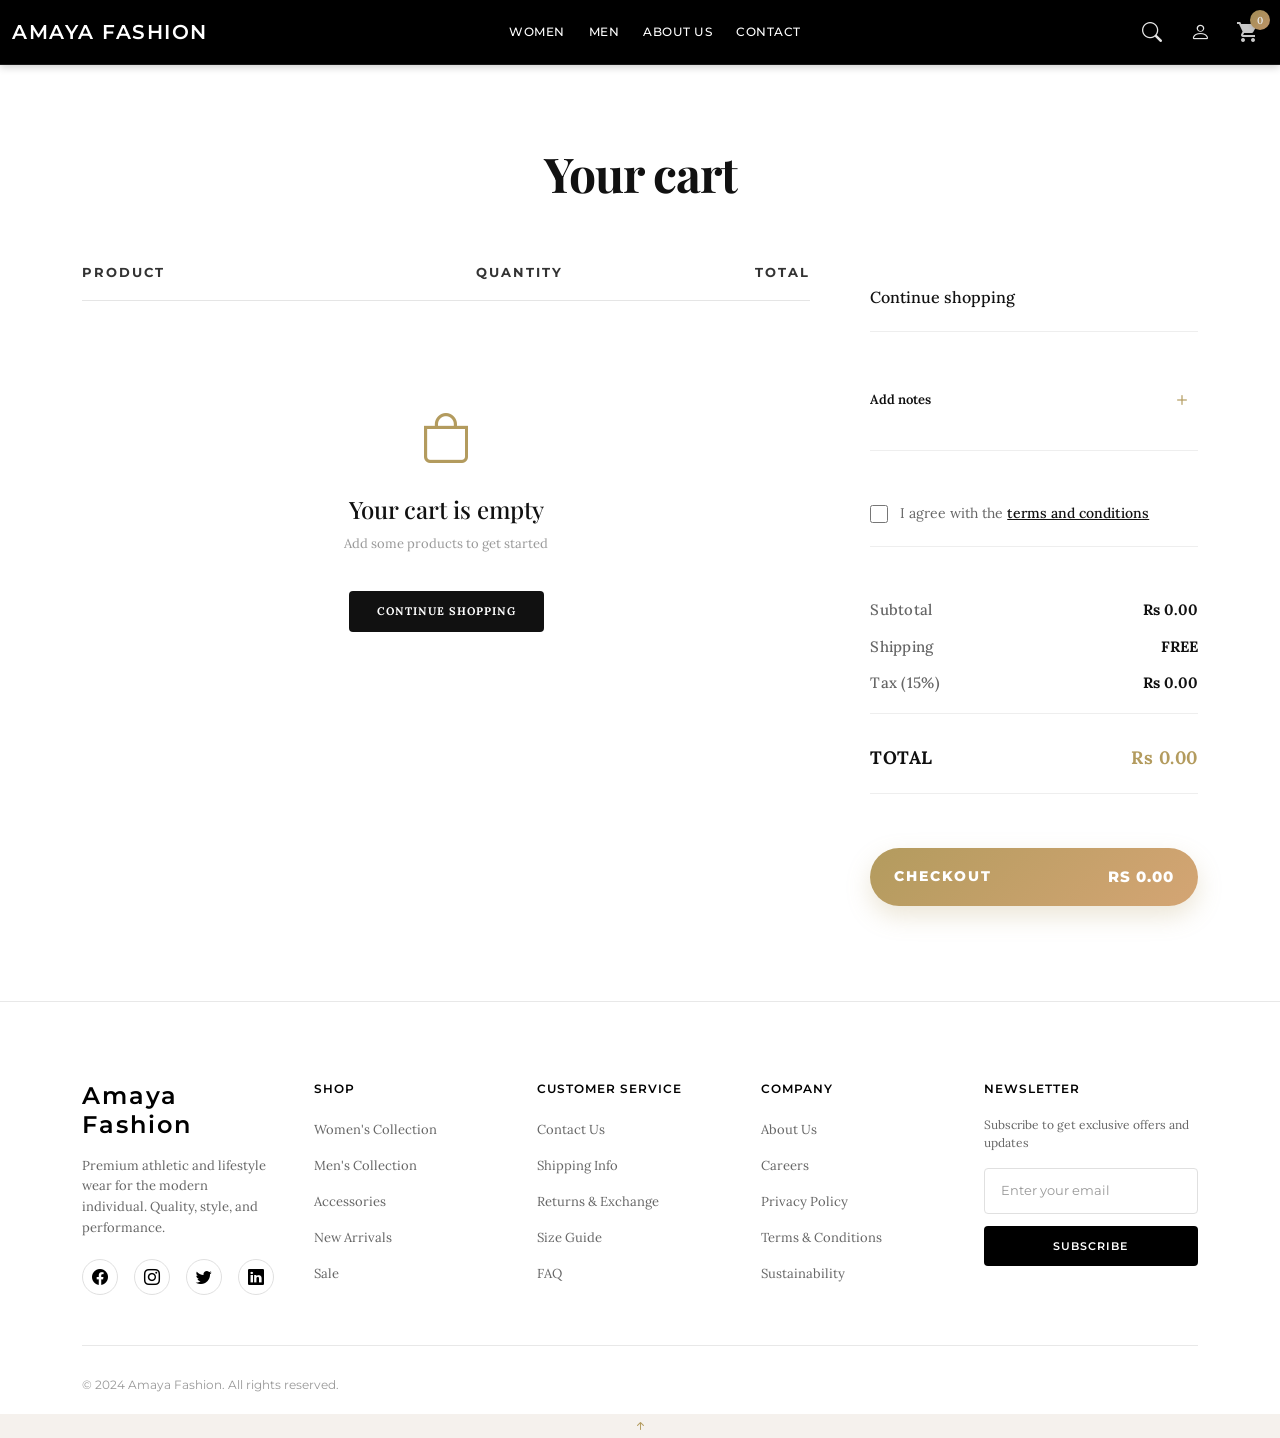
<file: cart.html>
<!DOCTYPE html>
<html lang="en">

<head>
  <meta charset="utf-8">
  <meta content="width=device-width, initial-scale=1.0" name="viewport">
  <title>Amaya Fashion - Cart</title>
  <meta name="description" content="Amaya Fashion shopping cart">
  <meta name="keywords" content="Amaya Fashion, cart, checkout">

  <!-- Fonts -->
  <link href="https://fonts.googleapis.com" rel="preconnect">
  <link href="https://fonts.gstatic.com" rel="preconnect" crossorigin>
  <link href="https://fonts.googleapis.com/css2?family=Lora:ital,wght@0,400;0,600;0,700;1,400&family=Playfair+Display:ital,wght@0,400;0,700;0,900;1,700&family=Montserrat:ital,wght@0,300;0,400;0,500;0,600;0,700;1,400&display=swap" rel="stylesheet">

  <!-- Vendor CSS Files -->
  <link href="assets/vendor/bootstrap/css/bootstrap.min.css" rel="stylesheet">
  <link href="assets/vendor/bootstrap-icons/bootstrap-icons.css" rel="stylesheet">
  <link href="assets/vendor/aos/aos.css" rel="stylesheet">
  <link href="assets/vendor/swiper/swiper-bundle.min.css" rel="stylesheet">
  <link href="assets/vendor/glightbox/css/glightbox.min.css" rel="stylesheet">

  <!-- Material Icons -->
  <link href="https://fonts.googleapis.com/icon?family=Material+Icons" rel="stylesheet">

  <!-- Main CSS File -->
  <link href="assets/css/main.css" rel="stylesheet">

  <style>
    .premium-cart {
      padding: 80px 0;
      background: #fff;
    }

    .premium-cart-header h1 {
      font-family: 'Playfair Display', serif;
      font-size: 48px;
      font-weight: 700;
      text-align: center;
      margin-bottom: 50px;
      color: #111;
    }

    .premium-cart-wrapper {
      display: grid;
      grid-template-columns: 2fr 0.9fr;
      gap: 60px;
      align-items: start;
    }

    .cart-table-header {
      display: grid;
      grid-template-columns: 1.8fr 0.8fr 0.7fr;
      padding-bottom: 18px;
      border-bottom: 1px solid #e5e5e5;
      font-family: 'Montserrat', sans-serif;
      font-size: 13px;
      font-weight: 700;
      letter-spacing: 2px;
      color: #333;
    }

    .cart-item {
      display: grid;
      grid-template-columns: 120px 1fr 190px 130px 45px;
      gap: 20px;
      align-items: center;
      padding: 35px 0;
      border-bottom: 1px solid #eee;
    }

    .cart-item-image img {
      width: 120px;
      height: 150px;
      object-fit: cover;
      border-radius: 8px;
      box-shadow: 0 8px 20px rgba(0, 0, 0, 0.08);
    }

    .cart-item-details h3 {
      font-family: 'Playfair Display', serif;
      font-size: 18px;
      font-weight: 700;
      text-transform: uppercase;
      margin-bottom: 14px;
      color: #111;
    }

    .cart-item-details p {
      margin: 4px 0;
      font-size: 13px;
      color: #666;
      text-transform: uppercase;
    }

    .cart-item-quantity {
      display: flex;
      align-items: center;
      justify-content: center;
      width: 190px;
      height: 66px;
      border: 1px solid #e5e5e5;
      border-radius: 6px;
      background: #fff;
    }

    .qty-btn {
      width: 50px;
      border: none;
      background: transparent;
      font-size: 18px;
      color: #777;
      cursor: pointer;
    }

    .qty-input {
      width: 60px;
      text-align: center;
      border: none;
      background: transparent;
      font-size: 16px;
      color: #111;
    }

    .cart-item-total p {
      margin: 0;
      font-size: 16px;
      font-weight: 700;
      color: #111;
    }

    .cart-item-remove {
      border: none;
      background: transparent;
      color: #b0b0b0;
      font-size: 18px;
      cursor: pointer;
    }

    .cart-item-remove:hover {
      color: #c0392b;
    }

    .empty-cart-message {
      padding: 70px 20px;
      text-align: center;
      color: #777;
    }

    .empty-cart-message i {
      font-size: 50px;
      color: #b39b5e;
      margin-bottom: 18px;
      display: inline-block;
    }

    .empty-cart-message h3 {
      font-size: 24px;
      color: #111;
      margin-bottom: 10px;
    }

    .btn-continue-link {
      display: inline-block;
      margin-top: 18px;
      padding: 12px 28px;
      background: #111;
      color: #fff;
      text-decoration: none;
      border-radius: 4px;
      font-weight: 700;
      letter-spacing: 1px;
    }

    .premium-cart-footer {
      position: sticky;
      top: 105px;
    }

    .footer-top,
    .add-notes-section,
    .terms-checkbox,
    .compact-summary {
      border-bottom: 1px solid #eee;
      padding: 22px 0;
    }

    .link-continue-shopping {
      color: #111;
      text-decoration: none;
      font-family: 'Lora', serif;
      font-size: 16px;
    }

    .notes-header {
      display: flex;
      justify-content: space-between;
      align-items: center;
      font-weight: 700;
      color: #111;
    }

    .notes-toggle {
      border: none;
      background: transparent;
      color: #b39b5e;
      font-size: 20px;
      cursor: pointer;
    }

    .notes-area {
      width: 100%;
      min-height: 100px;
      margin-top: 18px;
      padding: 12px;
      border: 1px solid #ddd;
      border-radius: 6px;
      resize: vertical;
      font-family: 'Montserrat', sans-serif;
    }

    .terms-checkbox {
      display: flex;
      align-items: center;
      gap: 12px;
      color: #666;
      font-size: 14px;
    }

    .terms-checkbox input {
      width: 18px;
      height: 18px;
      accent-color: #b39b5e;
    }

    .link-terms {
      color: #111;
      text-decoration: underline;
    }

    .summary-item {
      display: flex;
      justify-content: space-between;
      align-items: center;
      margin-bottom: 14px;
      color: #666;
      font-size: 15px;
    }

    .summary-item .value {
      color: #111;
      font-weight: 700;
    }

    .summary-divider {
      height: 1px;
      background: #eee;
      margin: 18px 0;
    }

    .total-item .label {
      color: #111;
      font-weight: 800;
      font-size: 18px;
    }

    .total-price {
      color: #b39b5e !important;
      font-size: 24px;
      font-weight: 800;
    }

    .payment-icons {
      display: flex;
      gap: 8px;
      flex-wrap: wrap;
      margin: 20px 0 25px;
    }

    .payment-method {
      display: inline-block;
      padding: 7px 12px;
      border: 1px solid #ddd;
      border-radius: 999px;
      font-size: 12px;
      font-weight: 700;
      color: #555;
      background: #fff;
    }

    .btn-checkout {
      width: 100%;
      border: none;
      background: linear-gradient(135deg, #b39b5e 0%, #d4a574 100%);
      color: #fff;
      padding: 18px 24px;
      border-radius: 999px;
      font-family: 'Montserrat', sans-serif;
      font-weight: 800;
      letter-spacing: 2px;
      display: flex;
      justify-content: space-between;
      align-items: center;
      cursor: pointer;
      box-shadow: 0 10px 24px rgba(179, 155, 94, 0.25);
    }

    .btn-checkout:hover {
      transform: translateY(-2px);
      box-shadow: 0 14px 32px rgba(179, 155, 94, 0.35);
    }

    @media (max-width: 992px) {
      .premium-cart-wrapper {
        grid-template-columns: 1fr;
      }

      .premium-cart-footer {
        position: static;
      }
    }

    @media (max-width: 768px) {
      .cart-table-header {
        display: none;
      }

      .cart-item {
        grid-template-columns: 90px 1fr;
        gap: 16px;
      }

      .cart-item-image img {
        width: 90px;
        height: 115px;
      }

      .cart-item-quantity,
      .cart-item-total,
      .cart-item-remove {
        grid-column: 2;
      }

      .cart-item-quantity {
        width: 160px;
        height: 54px;
        justify-content: space-between;
      }
    }
  </style>
</head>

<body class="index-page">

  <header id="header" class="header d-flex align-items-center dark-header sticky-top">
    <div class="container-fluid position-relative d-flex align-items-center justify-content-between">

      <a href="index.html" class="logo d-flex align-items-center me-auto me-xl-0">
        <h1 class="sitename">Amaya Fashion</h1>
      </a>

      <nav id="navmenu" class="navmenu">
        <ul>
          <li><a href="women.html">WOMEN</a></li>
          <li><a href="men.html">MEN</a></li>
          <li><a href="about.html">ABOUT US</a></li>
          <li><a href="contact.html">CONTACT</a></li>
        </ul>
        <i class="mobile-nav-toggle d-xl-none bi bi-list"></i>
      </nav>

      <div class="nav-icons">
        <button class="nav-icon search-icon" id="searchBtn" title="Search" style="background: none; border: none; cursor: pointer; padding: 0;">
          <i class="bi bi-search"></i>
        </button>
        <a href="profile.php" class="nav-icon profile-icon" title="My Account">
  <i class="bi bi-person"></i>
        </a>
        <a href="cart.html" class="nav-icon cart-icon" title="Shopping Cart">
          <i class="material-icons">shopping_cart</i>
          <span class="cart-badge">0</span>
        </a>
      </div>
    </div>
  </header>

  <!-- Search Modal -->
  <div id="searchModal" class="search-modal">
    <div class="search-modal-content">
      <button class="search-modal-close">&times;</button>
      <div class="search-modal-header">
        <h2>Search Products</h2>
      </div>
      <div class="search-modal-body">
        <input type="text" id="searchInput" class="search-input" placeholder="Search products by name...">
        <div id="searchResults" class="search-results"></div>
      </div>
    </div>
  </div>

  <main class="main">
    <section id="shopping-cart" class="shopping-cart premium-cart section">
      <div class="container">

        <div class="premium-cart-header">
          <h1>Your cart</h1>
        </div>

        <div class="premium-cart-wrapper">

          <div class="premium-cart-table">
            <div class="cart-table-header">
              <div class="col-product">PRODUCT</div>
              <div class="col-quantity">QUANTITY</div>
              <div class="col-total">TOTAL</div>
            </div>

            <div id="cart-items-container" class="cart-items-list">
              <div id="cart-empty-state" class="empty-cart-message">
                <i class="bi bi-bag"></i>
                <h3>Your cart is empty</h3>
                <p>Add some products to get started</p>
                <a href="women.html" class="btn-continue-link">CONTINUE SHOPPING</a>
              </div>
            </div>
          </div>

          <div class="premium-cart-footer">
            <div class="footer-top">
              <a href="women.html" class="link-continue-shopping">Continue shopping</a>
            </div>

            <div class="add-notes-section">
              <div class="notes-header">
                <label for="cart-notes-area">Add notes</label>
                <button class="notes-toggle" id="toggle-notes" type="button" aria-label="Toggle notes">
                  <i class="bi bi-plus"></i>
                </button>
              </div>
              <textarea id="cart-notes-area" class="notes-area" placeholder="Add any special instructions..." style="display: none;"></textarea>
            </div>

            <div class="terms-checkbox">
              <input type="checkbox" id="terms-agree" class="checkbox-input">
              <label for="terms-agree">I agree with the <a href="#" class="link-terms">terms and conditions</a></label>
            </div>

            <div class="compact-summary">
              <div class="summary-item">
                <span class="label">Subtotal</span>
                <span class="value" id="subtotal">Rs 0.00</span>
              </div>
              <div class="summary-item">
                <span class="label">Shipping</span>
                <span class="value">FREE</span>
              </div>
              <div class="summary-item">
                <span class="label">Tax (15%)</span>
                <span class="value" id="tax">Rs 0.00</span>
              </div>
              <div class="summary-divider"></div>
              <div class="summary-item total-item">
                <span class="label">TOTAL</span>
                <span class="value total-price" id="cart-total">Rs 0.00</span>
              </div>
            </div>

            <button class="btn-checkout premium-checkout" id="checkoutBtn" type="button">
              <span>CHECKOUT</span>
              <span class="total-display" id="checkout-total">Rs 0.00</span>
            </button>
          </div>

        </div>
      </div>
    </section>
  </main>

  <!-- Hidden form used to submit cart data to PHP -->
  <form id="checkoutForm" action="payment.php" method="POST" style="display:none;">
  <input type="hidden" name="cart_data" id="cartDataInput">
  <input type="hidden" name="notes" id="orderNotesInput">
</form>

  <footer id="footer" class="footer">
    <div class="container">
      <div class="footer-content">
        <div class="footer-section footer-about">
          <h3 class="footer-logo">Amaya Fashion</h3>
          <p class="footer-description">Premium athletic and lifestyle wear for the modern individual. Quality, style, and performance.</p>
          <div class="footer-social">
            <a href="#" aria-label="Facebook"><i class="bi bi-facebook"></i></a>
            <a href="#" aria-label="Instagram"><i class="bi bi-instagram"></i></a>
            <a href="#" aria-label="Twitter"><i class="bi bi-twitter"></i></a>
            <a href="#" aria-label="LinkedIn"><i class="bi bi-linkedin"></i></a>
          </div>
        </div>

        <div class="footer-section">
          <h4 class="footer-title">SHOP</h4>
          <ul class="footer-links">
            <li><a href="women.html">Women's Collection</a></li>
            <li><a href="men.html">Men's Collection</a></li>
            <li><a href="#">Accessories</a></li>
            <li><a href="#">New Arrivals</a></li>
            <li><a href="#">Sale</a></li>
          </ul>
        </div>

        <div class="footer-section">
          <h4 class="footer-title">CUSTOMER SERVICE</h4>
          <ul class="footer-links">
            <li><a href="contact.html">Contact Us</a></li>
            <li><a href="#">Shipping Info</a></li>
            <li><a href="#">Returns & Exchange</a></li>
            <li><a href="#">Size Guide</a></li>
            <li><a href="#">FAQ</a></li>
          </ul>
        </div>

        <div class="footer-section">
          <h4 class="footer-title">COMPANY</h4>
          <ul class="footer-links">
            <li><a href="about.html">About Us</a></li>
            <li><a href="#">Careers</a></li>
            <li><a href="#">Privacy Policy</a></li>
            <li><a href="#">Terms & Conditions</a></li>
            <li><a href="#">Sustainability</a></li>
          </ul>
        </div>

        <div class="footer-section footer-newsletter">
          <h4 class="footer-title">NEWSLETTER</h4>
          <p class="newsletter-text">Subscribe to get exclusive offers and updates</p>
          <form class="newsletter-form">
            <input type="email" placeholder="Enter your email" required>
            <button type="submit" class="newsletter-btn">SUBSCRIBE</button>
          </form>
        </div>
      </div>

      <div class="footer-bottom">
        <div class="footer-copyright">
          <p>&copy; 2024 Amaya Fashion. All rights reserved.</p>
        </div>
      </div>
    </div>
  </footer>

  <a href="#" id="scroll-top" class="scroll-top d-flex align-items-center justify-content-center"><i class="bi bi-arrow-up-short"></i></a>
  <div id="preloader"></div>

  <!-- Vendor JS Files -->
  <script src="assets/vendor/bootstrap/js/bootstrap.bundle.min.js"></script>
  <script src="assets/vendor/php-email-form/validate.js"></script>
  <script src="assets/vendor/aos/aos.js"></script>
  <script src="assets/vendor/waypoints/noframework.waypoints.js"></script>
  <script src="assets/vendor/purecounter/purecounter_vanilla.js"></script>
  <script src="assets/vendor/swiper/swiper-bundle.min.js"></script>

  <!-- Main JS File -->
  <script src="assets/js/main.js"></script>

  <!-- Cart JS -->
  <script>
    const CART_STORAGE_KEYS = ['foa_cart_items', 'amaya_cart'];

    function getActiveCartKey() {
      for (const key of CART_STORAGE_KEYS) {
        const raw = localStorage.getItem(key);
        if (raw) {
          try {
            const parsed = JSON.parse(raw);
            if (Array.isArray(parsed)) {
              return key;
            }
          } catch (error) {
            // Ignore invalid JSON and check next key
          }
        }
      }
      return 'foa_cart_items';
    }

    function readCart() {
      const activeKey = getActiveCartKey();

      try {
        const raw = localStorage.getItem(activeKey);
        const cart = raw ? JSON.parse(raw) : [];
        return Array.isArray(cart) ? cart : [];
      } catch (error) {
        return [];
      }
    }

    function writeCart(items) {
      localStorage.setItem(getActiveCartKey(), JSON.stringify(items));
    }

    function clearCart() {
      CART_STORAGE_KEYS.forEach(key => localStorage.removeItem(key));
    }

    function formatPrice(value) {
      return `Rs ${Number(value || 0).toLocaleString('en-LK', {
        minimumFractionDigits: 2,
        maximumFractionDigits: 2
      })}`;
    }

    function getItemPrice(item) {
      return Number(item.unitPrice || item.price || 0);
    }

    function getItemSize(item) {
      return item.size || item.selectedSize || '';
    }

    function getItemColor(item) {
      return item.color || item.selectedColor || '';
    }

    function getItemUniqueKey(item) {
      return `${item.id || ''}|${getItemSize(item)}|${getItemColor(item)}`;
    }

    function renderCart() {
      const cartList = document.getElementById('cart-items-container');
      const cartItems = readCart();

      if (!cartList) {
        console.error('cart-items-container not found');
        return;
      }

      if (cartItems.length === 0) {
        cartList.innerHTML = `
          <div id="cart-empty-state" class="empty-cart-message">
            <i class="bi bi-bag"></i>
            <h3>Your cart is empty</h3>
            <p>Add some products to get started</p>
            <a href="women.html" class="btn-continue-link">CONTINUE SHOPPING</a>
          </div>
        `;
        updateSummary();
        return;
      }

      let cartHTML = '';

      cartItems.forEach(item => {
        const price = getItemPrice(item);
        const size = getItemSize(item);
        const color = getItemColor(item);
        const quantity = Number(item.quantity || 1);
        const uniqueKey = getItemUniqueKey(item).replace(/'/g, "&#39;");

        cartHTML += `
          <div class="cart-item">
            <div class="cart-item-image">
              <img src="${item.image || ''}" alt="${item.name || 'Product'}">
            </div>

            <div class="cart-item-details">
              <h3>${item.name || 'Product'}</h3>
              <p>COLOR: <span>${color}</span></p>
              <p>SIZE: <span>${size}</span></p>
              <p class="item-price">${formatPrice(price)}</p>
            </div>

            <div class="cart-item-quantity">
              <button class="qty-btn" type="button" onclick="updateQuantity('${uniqueKey}', -1)">-</button>
              <input type="number" class="qty-input" value="${quantity}" readonly>
              <button class="qty-btn" type="button" onclick="updateQuantity('${uniqueKey}', 1)">+</button>
            </div>

            <div class="cart-item-total">
              <p>${formatPrice(price * quantity)}</p>
            </div>

            <button class="cart-item-remove" type="button" onclick="removeItem('${uniqueKey}')">
              <i class="bi bi-trash"></i>
            </button>
          </div>
        `;
      });

      cartList.innerHTML = cartHTML;
      updateSummary();
    }

    function updateQuantity(itemKey, change) {
      const cartItems = readCart();
      const item = cartItems.find(i => getItemUniqueKey(i) === itemKey);

      if (!item) return;

      item.quantity = Number(item.quantity || 1) + change;

      if (item.quantity <= 0) {
        const updatedCart = cartItems.filter(i => getItemUniqueKey(i) !== itemKey);
        writeCart(updatedCart);
      } else {
        writeCart(cartItems);
      }

      renderCart();
    }

    function removeItem(itemKey) {
      const cartItems = readCart();
      const updatedCart = cartItems.filter(i => getItemUniqueKey(i) !== itemKey);
      writeCart(updatedCart);
      renderCart();
    }

    function updateSummary() {
      const cartItems = readCart();

      const subtotal = cartItems.reduce((sum, item) => {
        const price = getItemPrice(item);
        const quantity = Number(item.quantity || 1);
        return sum + (price * quantity);
      }, 0);

      const tax = subtotal * 0.15;
      const total = subtotal + tax;

      const subtotalEl = document.getElementById('subtotal');
      const taxEl = document.getElementById('tax');
      const totalEl = document.getElementById('cart-total');
      const checkoutTotalEl = document.getElementById('checkout-total');

      if (subtotalEl) subtotalEl.textContent = formatPrice(subtotal);
      if (taxEl) taxEl.textContent = formatPrice(tax);
      if (totalEl) totalEl.textContent = formatPrice(total);
      if (checkoutTotalEl) checkoutTotalEl.textContent = formatPrice(total);

      const badges = document.querySelectorAll('.cart-badge');
      const totalItems = cartItems.reduce((sum, item) => sum + Number(item.quantity || 1), 0);
      badges.forEach(badge => {
        badge.textContent = totalItems;
      });
    }

    function checkoutOrder() {
      const cartItems = readCart();

      if (cartItems.length === 0) {
        alert('Your cart is empty. Add items to continue.');
        return;
      }

      const termsAgree = document.getElementById('terms-agree');

      if (!termsAgree || !termsAgree.checked) {
        alert('Please agree to the terms and conditions.');
        return;
      }

      const normalizedCart = cartItems.map(item => ({
        id: item.id || '',
        name: item.name || 'Product',
        image: item.image || '',
        price: getItemPrice(item),
        unitPrice: getItemPrice(item),
        quantity: Number(item.quantity || 1),
        color: getItemColor(item),
        selectedColor: getItemColor(item),
        size: getItemSize(item),
        selectedSize: getItemSize(item)
      }));

      const notesArea = document.getElementById('cart-notes-area');
      const notes = notesArea ? notesArea.value : '';

      document.getElementById('cartDataInput').value = JSON.stringify(normalizedCart);
      document.getElementById('orderNotesInput').value = notes;
      document.getElementById('checkoutForm').submit();
    }

    const checkoutBtn = document.getElementById('checkoutBtn');
    if (checkoutBtn) {
      checkoutBtn.addEventListener('click', checkoutOrder);
    }

    const notesToggle = document.getElementById('toggle-notes');
    if (notesToggle) {
      notesToggle.addEventListener('click', function () {
        const notesArea = document.getElementById('cart-notes-area');
        const icon = notesToggle.querySelector('i');

        if (!notesArea) return;

        const isHidden = notesArea.style.display === 'none' || notesArea.style.display === '';
        notesArea.style.display = isHidden ? 'block' : 'none';

        if (icon) {
          icon.className = isHidden ? 'bi bi-dash' : 'bi bi-plus';
        }
      });
    }

    window.addEventListener('load', renderCart);

    
    window.clearAmayaCart = clearCart;
  </script>

</body>

</html>
</file>
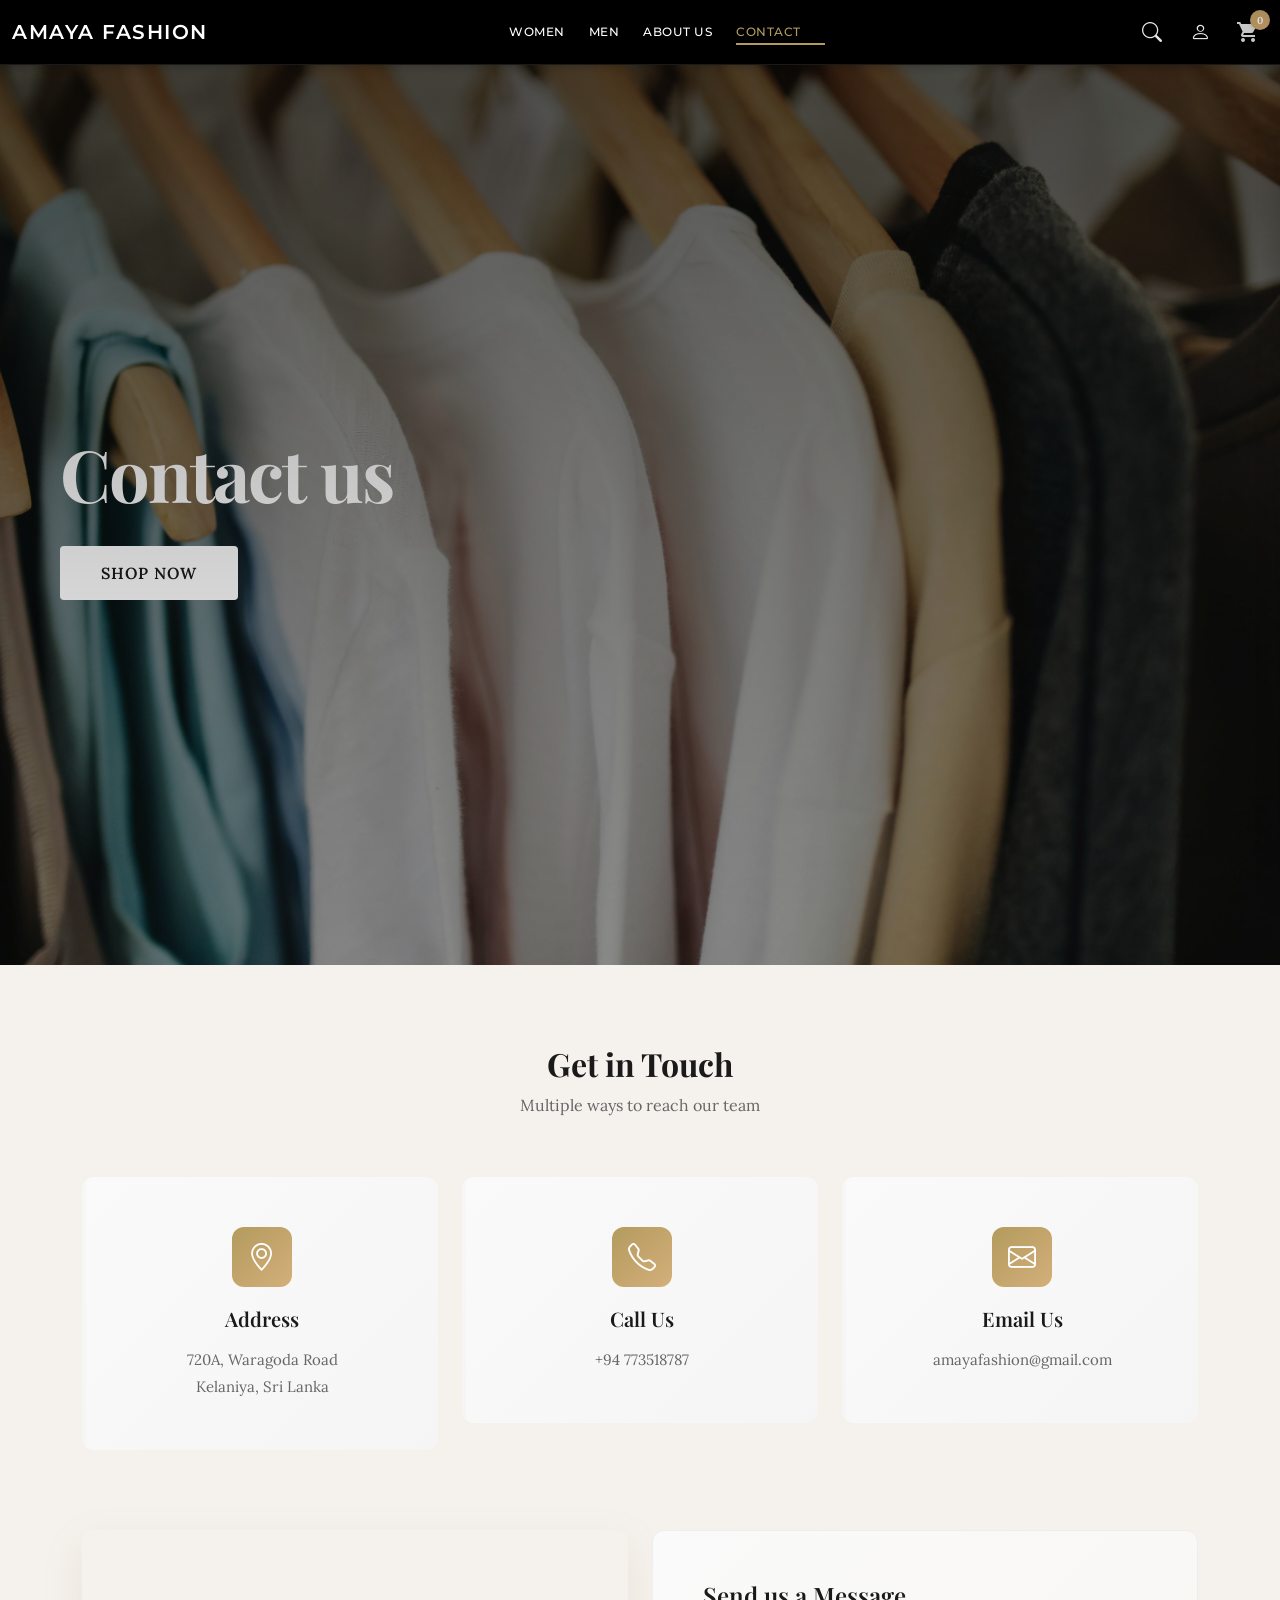
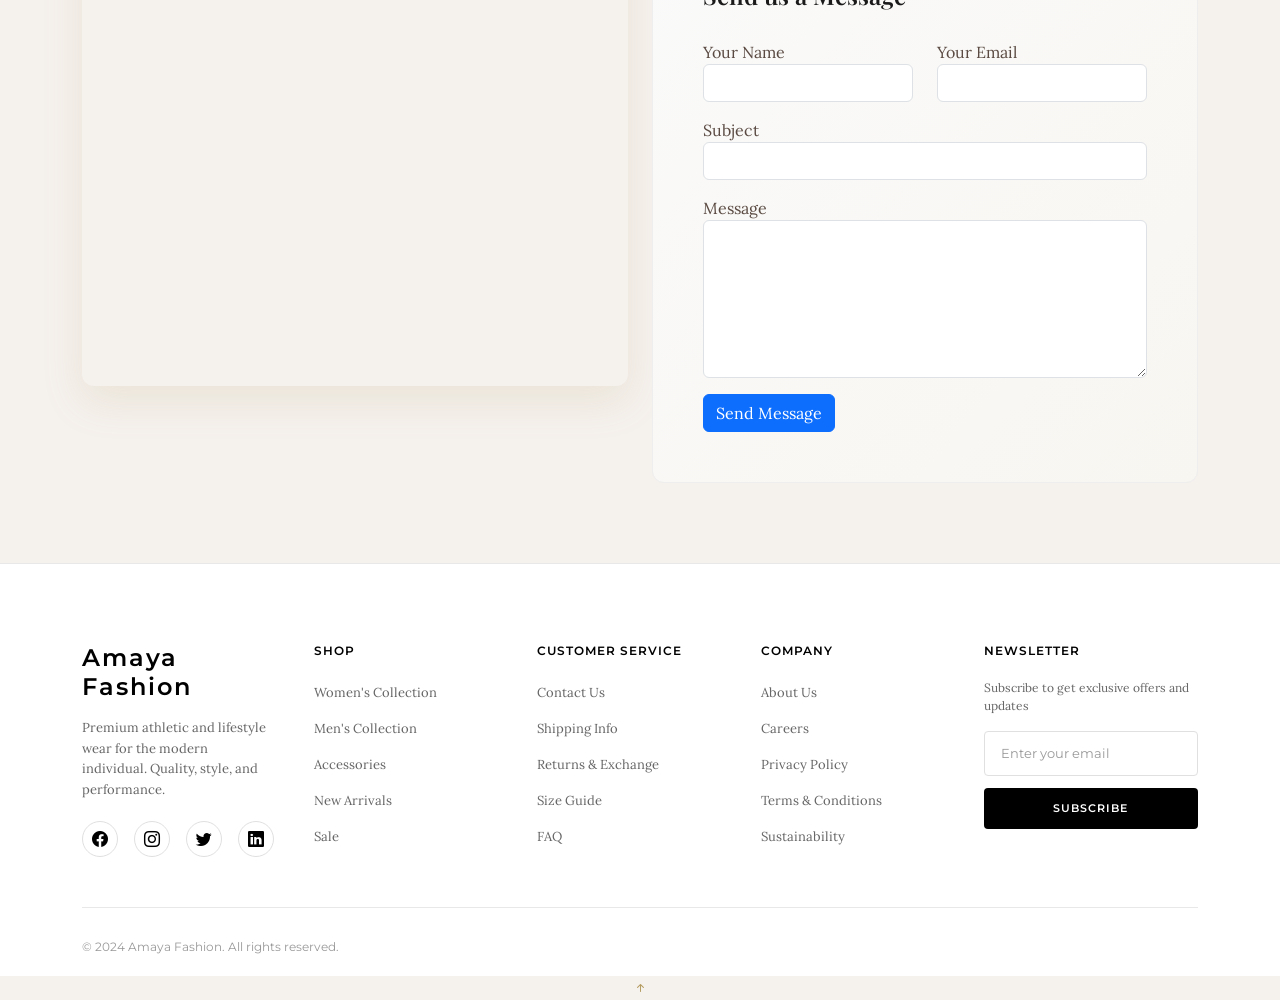
<file: contact.html>
<!DOCTYPE html>
<html lang="en">

<head>
  <meta charset="utf-8">
  <meta content="width=device-width, initial-scale=1.0" name="viewport">
  <title>Amaya Fashion</title>
  <meta name="description" content="Contact Amaya Fashion - Premium athletic and lifestyle wear">
  <meta name="keywords" content="Amaya Fashion, athletic wear, contact, lifestyle brand">

  <!-- Favicons -->

  <!-- Fonts -->
  <link rel="preconnect" href="https://fonts.googleapis.com">
  <link rel="preconnect" href="https://fonts.gstatic.com" crossorigin>
  <link href="https://fonts.googleapis.com/css2?family=Lora:ital,wght@0,400;0,600;0,700;1,400&family=Playfair+Display:ital,wght@0,400;0,700;0,900;1,700&family=Montserrat:ital,wght@0,300;0,400;0,500;0,600;0,700;1,400&display=swap" rel="stylesheet">

  <!-- Vendor CSS Files -->
  <link href="assets/vendor/bootstrap/css/bootstrap.min.css" rel="stylesheet">
  <link href="assets/vendor/bootstrap-icons/bootstrap-icons.css" rel="stylesheet">
  <link href="assets/vendor/aos/aos.css" rel="stylesheet">
  <link href="assets/vendor/swiper/swiper-bundle.min.css" rel="stylesheet">
  <link href="assets/vendor/glightbox/css/glightbox.min.css" rel="stylesheet">
  
  <!-- Material Icons -->
  <link href="https://fonts.googleapis.com/icon?family=Material+Icons" rel="stylesheet">

  <!-- Main CSS File -->
  <link href="assets/css/main.css" rel="stylesheet">

  <!-- =======================================================
  * Template Name: Kelly
  * Template URL: https://bootstrapmade.com/kelly-free-bootstrap-cv-resume-html-template/
  * Updated: Aug 07 2024 with Bootstrap v5.3.3
  * Author: BootstrapMade.com
  * License: https://bootstrapmade.com/license/
  ======================================================== -->
</head>

<body class="contact-page">

  <header id="header" class="header d-flex align-items-center dark-header sticky-top">
    <div class="container-fluid position-relative d-flex align-items-center justify-content-between">

      <a href="index.html" class="logo d-flex align-items-center me-auto me-xl-0">
        <h1 class="sitename">Amaya Fashion</h1>
      </a>

      <nav id="navmenu" class="navmenu">
        <ul>
          <li><a href="women.html">WOMEN</a></li>
          <li><a href="men.html">MEN</a></li>
          <li><a href="about.html">ABOUT US</a></li>
          <li><a href="contact.html" class="active">CONTACT</a></li>
        </ul>
        <i class="mobile-nav-toggle d-xl-none bi bi-list"></i>
      </nav>

      <div class="nav-icons">
        <button class="nav-icon search-icon" id="searchBtn" title="Search" style="background: none; border: none; cursor: pointer; padding: 0;">
          <i class="bi bi-search"></i>
        </button>
        <a href="profile.php" class="nav-icon profile-icon" title="My Account">
  <i class="bi bi-person"></i>
        </a>
        <a href="cart.html" class="nav-icon cart-icon" title="Shopping Cart">
          <i class="material-icons">shopping_cart</i>
          <span class="cart-badge">0</span>
        </a>
      </div>
    </div>
  </header>

  <!-- Search Modal -->
  <div id="searchModal" class="search-modal">
    <div class="search-modal-content">
      <button class="search-modal-close">&times;</button>
      <div class="search-modal-header">
        <h2>Search Products</h2>
      </div>
      <div class="search-modal-body">
        <input type="text" id="searchInput" class="search-input" placeholder="Search products by name...">
        <div id="searchResults" class="search-results"></div>
      </div>
    </div>
  </div>

  <main class="main">

    <!-- Hero Banner with Image Background -->
    <section id="hero-banner" class="hero section hero-dark" style="height: 420px; background: url('assets/img/contactus.jpg') center/cover no-repeat; position: relative; overflow: hidden;">
      <div style="position: absolute; inset: 0; background: rgba(0, 0, 0, 0.35); z-index: 1;"></div>
      <div style="position: absolute; inset: 0; display: flex; align-items: center; justify-content: flex-start; padding: 0 60px; z-index: 2;">
        <div>
          <h1 style="font-size: 72px; font-weight: 700; color: white; margin: 0 0 30px 0; letter-spacing: -2px;" data-aos="fade-right" data-aos-duration="800">Contact us</h1>
          <a href="index.html" class="btn" style="display: inline-block; background-color: white; color: #1a1a1a; padding: 14px 40px; text-transform: uppercase; font-weight: 600; letter-spacing: 1px; text-decoration: none; transition: all 0.3s; border-radius: 4px;" data-aos="fade-right" data-aos-duration="800" data-aos-delay="100">SHOP NOW</a>
        </div>
      </div>
    </section>

    <!-- Contact Section -->
    <section id="contact" class="contact section" style="padding: 80px 0;">
      <div class="container">

        <!-- Contact Info Cards -->
        <div style="margin-bottom: 80px;" data-aos="fade-up" data-aos-duration="800" data-aos-offset="100">
          <div style="text-align: center; margin-bottom: 60px;">
            <h2 style="font-size: 32px; font-weight: 700; color: #1a1a1a; margin-bottom: 10px;">Get in Touch</h2>
            <p style="color: #666; font-size: 16px; margin: 0;">Multiple ways to reach our team</p>
          </div>
          <div class="row gy-4" style="margin-bottom: 20px;">
            <div class="col-lg-4" data-aos="fade-up" data-aos-delay="100" data-aos-duration="800">
              <div style="background: linear-gradient(135deg, #fafafa, #f5f5f5); padding: 50px 40px; border-radius: 12px; text-align: center; transition: all 0.4s cubic-bezier(0.175, 0.885, 0.32, 1.275); border-left: 4px solid transparent;" onmouseover="this.style.borderColor='#b39b5e'; this.style.boxShadow='0 20px 50px rgba(179,155,94,0.15)'; this.style.transform='translateY(-10px)'" onmouseout="this.style.borderColor='transparent'; this.style.boxShadow='none'; this.style.transform='translateY(0)'">
                <div style="width: 60px; height: 60px; background: linear-gradient(135deg, #b39b5e, #d4af7a); border-radius: 12px; display: flex; align-items: center; justify-content: center; margin: 0 auto 20px;"><i class="bi bi-geo-alt" style="font-size: 28px; color: white;"></i></div>
                <h3 style="font-size: 20px; font-weight: 600; color: #1a1a1a; margin-bottom: 15px;">Address</h3>
                <p style="color: #666; font-size: 15px; margin: 0; line-height: 1.8;">720A, Waragoda Road<br>Kelaniya, Sri Lanka</p>
              </div>
            </div>

            <div class="col-lg-4" data-aos="fade-up" data-aos-delay="200" data-aos-duration="800">
              <div style="background: linear-gradient(135deg, #fafafa, #f5f5f5); padding: 50px 40px; border-radius: 12px; text-align: center; transition: all 0.4s cubic-bezier(0.175, 0.885, 0.32, 1.275); border-left: 4px solid transparent;" onmouseover="this.style.borderColor='#b39b5e'; this.style.boxShadow='0 20px 50px rgba(179,155,94,0.15)'; this.style.transform='translateY(-10px)'" onmouseout="this.style.borderColor='transparent'; this.style.boxShadow='none'; this.style.transform='translateY(0)'">
              <div style="width: 60px; height: 60px; background: linear-gradient(135deg, #b39b5e, #d4af7a); border-radius: 12px; display: flex; align-items: center; justify-content: center; margin: 0 auto 20px;"><i class="bi bi-telephone" style="font-size: 28px; color: white;"></i></div>
                <h3 style="font-size: 20px; font-weight: 600; color: #1a1a1a; margin-bottom: 15px;">Call Us</h3>
                <p style="color: #666; font-size: 15px; margin: 0; line-height: 1.8;"> +94 773518787</p>
              </div>
            </div>

            <div class="col-lg-4" data-aos="fade-up" data-aos-delay="300" data-aos-duration="800">
              <div style="background: linear-gradient(135deg, #fafafa, #f5f5f5); padding: 50px 40px; border-radius: 12px; text-align: center; transition: all 0.4s cubic-bezier(0.175, 0.885, 0.32, 1.275); border-left: 4px solid transparent;" onmouseover="this.style.borderColor='#b39b5e'; this.style.boxShadow='0 20px 50px rgba(179,155,94,0.15)'; this.style.transform='translateY(-10px)'" onmouseout="this.style.borderColor='transparent'; this.style.boxShadow='none'; this.style.transform='translateY(0)'">
              <div style="width: 60px; height: 60px; background: linear-gradient(135deg, #b39b5e, #d4af7a); border-radius: 12px; display: flex; align-items: center; justify-content: center; margin: 0 auto 20px;"><i class="bi bi-envelope" style="font-size: 28px; color: white;"></i></div>
                <h3 style="font-size: 20px; font-weight: 600; color: #1a1a1a; margin-bottom: 15px;">Email Us</h3>
                <p style="color: #666; font-size: 15px; margin: 0; line-height: 1.8;">amayafashion@gmail.com</p>
              </div>
            </div>
          </div>
        </div>

        <!-- Contact Form & Map -->
        <div class="row gy-5">
          <!-- Map -->
          <div class="col-lg-6" data-aos="fade-up" data-aos-duration="800" data-aos-offset="100">
            <div style="border-radius: 12px; overflow: hidden; box-shadow: 0 15px 40px rgba(179,155,94,0.15); transition: all 0.4s ease;" onmouseover="this.style.boxShadow='0 25px 60px rgba(179,155,94,0.25)'; this.style.transform='translateY(-5px)'" onmouseout="this.style.boxShadow='0 15px 40px rgba(179,155,94,0.15)'; this.style.transform='translateY(0)'">
              <iframe src="https://www.google.com/maps/embed?pb=!1m18!1m12!1m3!1d3960.8713236980503!2d79.86123382345043!3d6.927133319154153!2m3!1f0!2f0!3f0!3m2!1i1024!2i768!4f13.1!3m3!1m2!1s0x3ae259d8a837f375%3A0x6c5b79cf7c9a30a3!2s720A%20Waragoda%20Rd%2C%20Kelaniya%2C%20Sri%20Lanka!5e0!3m2!1sen!2slk!4v1676961268712" frameborder="0" style="border:0; width: 100%; height: 450px;" allowfullscreen="" loading="lazy" referrerpolicy="no-referrer-when-downgrade"></iframe>
            </div>
          </div>

          <!-- Contact Form -->
          <div class="col-lg-6" data-aos="fade-up" data-aos-delay="100" data-aos-duration="800" data-aos-offset="100">
            <div style="background: linear-gradient(135deg, #fafafa 0%, #f8f6f1 100%); padding: 50px; border-radius: 12px; border: 1px solid #eee;">
              <h3 style="font-size: 24px; font-weight: 600; color: #1a1a1a; margin-bottom: 30px;">Send us a Message</h3>
              <form action="contact.php" method="POST">
  <div class="row">
    <div class="col-md-6 form-group">
      <label for="name">Your Name</label>
      <input 
        type="text" 
        name="name" 
        id="name" 
        class="form-control" 
        required>
    </div>

    <div class="col-md-6 form-group">
      <label for="email">Your Email</label>
      <input 
        type="email" 
        name="email" 
        id="email" 
        class="form-control" 
        required>
    </div>
  </div>

  <div class="form-group mt-3">
    <label for="subject">Subject</label>
    <input 
      type="text" 
      name="subject" 
      id="subject" 
      class="form-control" 
      required>
  </div>

  <div class="form-group mt-3">
    <label for="message">Message</label>
    <textarea 
      name="message" 
      id="message" 
      class="form-control" 
      rows="6" 
      required></textarea>
  </div>

  <button type="submit" class="btn btn-primary mt-3">
    Send Message
  </button>
</form>
            </div>
          </div>
        </div>

      </div>
    </section><!-- /Contact Section -->

  </main>

  <footer id="footer" class="footer">

    <div class="container">
      <div class="footer-content">
        <!-- Logo & About -->
        <div class="footer-section footer-about">
          <h3 class="footer-logo">Amaya Fashion</h3>
          <p class="footer-description">Premium athletic and lifestyle wear for the modern individual. Quality, style, and performance.</p>
          <div class="footer-social">
            <a href="#" aria-label="Facebook"><i class="bi bi-facebook"></i></a>
            <a href="#" aria-label="Instagram"><i class="bi bi-instagram"></i></a>
            <a href="#" aria-label="Twitter"><i class="bi bi-twitter"></i></a>
            <a href="#" aria-label="LinkedIn"><i class="bi bi-linkedin"></i></a>
          </div>
        </div>

        <!-- Shop -->
        <div class="footer-section">
          <h4 class="footer-title">SHOP</h4>
          <ul class="footer-links">
            <li><a href="women.html">Women's Collection</a></li>
            <li><a href="men.html">Men's Collection</a></li>
            <li><a href="#">Accessories</a></li>
            <li><a href="#">New Arrivals</a></li>
            <li><a href="#">Sale</a></li>
          </ul>
        </div>

        <!-- Customer Service -->
        <div class="footer-section">
          <h4 class="footer-title">CUSTOMER SERVICE</h4>
          <ul class="footer-links">
            <li><a href="#">Contact Us</a></li>
            <li><a href="#">Shipping Info</a></li>
            <li><a href="#">Returns & Exchange</a></li>
            <li><a href="#">Size Guide</a></li>
            <li><a href="#">FAQ</a></li>
          </ul>
        </div>

        <!-- Company Info -->
        <div class="footer-section">
          <h4 class="footer-title">COMPANY</h4>
          <ul class="footer-links">
            <li><a href="#">About Us</a></li>
            <li><a href="#">Careers</a></li>
            <li><a href="#">Privacy Policy</a></li>
            <li><a href="#">Terms & Conditions</a></li>
            <li><a href="#">Sustainability</a></li>
          </ul>
        </div>

        <!-- Newsletter -->
        <div class="footer-section footer-newsletter">
          <h4 class="footer-title">NEWSLETTER</h4>
          <p class="newsletter-text">Subscribe to get exclusive offers and updates</p>
          <form class="newsletter-form">
            <input type="email" placeholder="Enter your email" required>
            <button type="submit" class="newsletter-btn">SUBSCRIBE</button>
          </form>
        </div>
      </div>

      <!-- Footer Bottom -->
      <div class="footer-bottom">
        <div class="footer-copyright">
          <p>&copy; 2024 Amaya Fashion. All rights reserved.</p>
        </div>
      </div>
    </div>

  </footer>

  <!-- Shopping Cart Sidebar -->
  <div id="cart-overlay" class="cart-overlay"></div>
  <div id="cart-sidebar" class="cart-sidebar">
    <div class="cart-header">
      <h3 class="cart-title">CART</h3>
      <button id="cart-close" class="cart-close">
        <i class="bi bi-x-lg"></i>
      </button>
    </div>
    <div class="cart-promo">
      <div class="promo-text">
        Spend <strong>LKR 15,000.00</strong> <span class="promo-more">more</span> for <strong>FREE delivery</strong>!
      </div>
      <div class="promo-bar">
        <div id="promo-progress" class="promo-progress"></div>
      </div>
    </div>
    <div id="cart-items" class="cart-items"></div>
    <div class="cart-footer">
      <div class="cart-total">
        <span>Subtotal:</span>
        <span id="cart-total-price" class="price">Rs 0.00</span>
      </div>
      <button class="btn-checkout">PROCEED TO CHECKOUT</button>
    </div>
  </div>

  <!-- Scroll Top -->
  <a href="#" id="scroll-top" class="scroll-top d-flex align-items-center justify-content-center"><i class="bi bi-arrow-up-short"></i></a>

  <!-- Preloader -->
  <div id="preloader"></div>

  <!-- Vendor JS Files -->
  <script src="assets/vendor/bootstrap/js/bootstrap.bundle.min.js"></script>
  <script defer src="assets/vendor/php-email-form/validate.js"></script>
  <script defer src="assets/vendor/aos/aos.js"></script>
  <script defer src="assets/vendor/waypoints/noframework.waypoints.js"></script>
  <script defer src="assets/vendor/purecounter/purecounter_vanilla.js"></script>
  <script defer src="assets/vendor/swiper/swiper-bundle.min.js"></script>
  <script defer src="assets/vendor/glightbox/js/glightbox.min.js"></script>
  <script defer src="assets/vendor/imagesloaded/imagesloaded.pkgd.min.js"></script>
  <script defer src="assets/vendor/isotope-layout/isotope.pkgd.min.js"></script>

  <!-- Main JS File -->
  <script defer src="assets/js/main.js"></script>

</body>

</html>
</file>
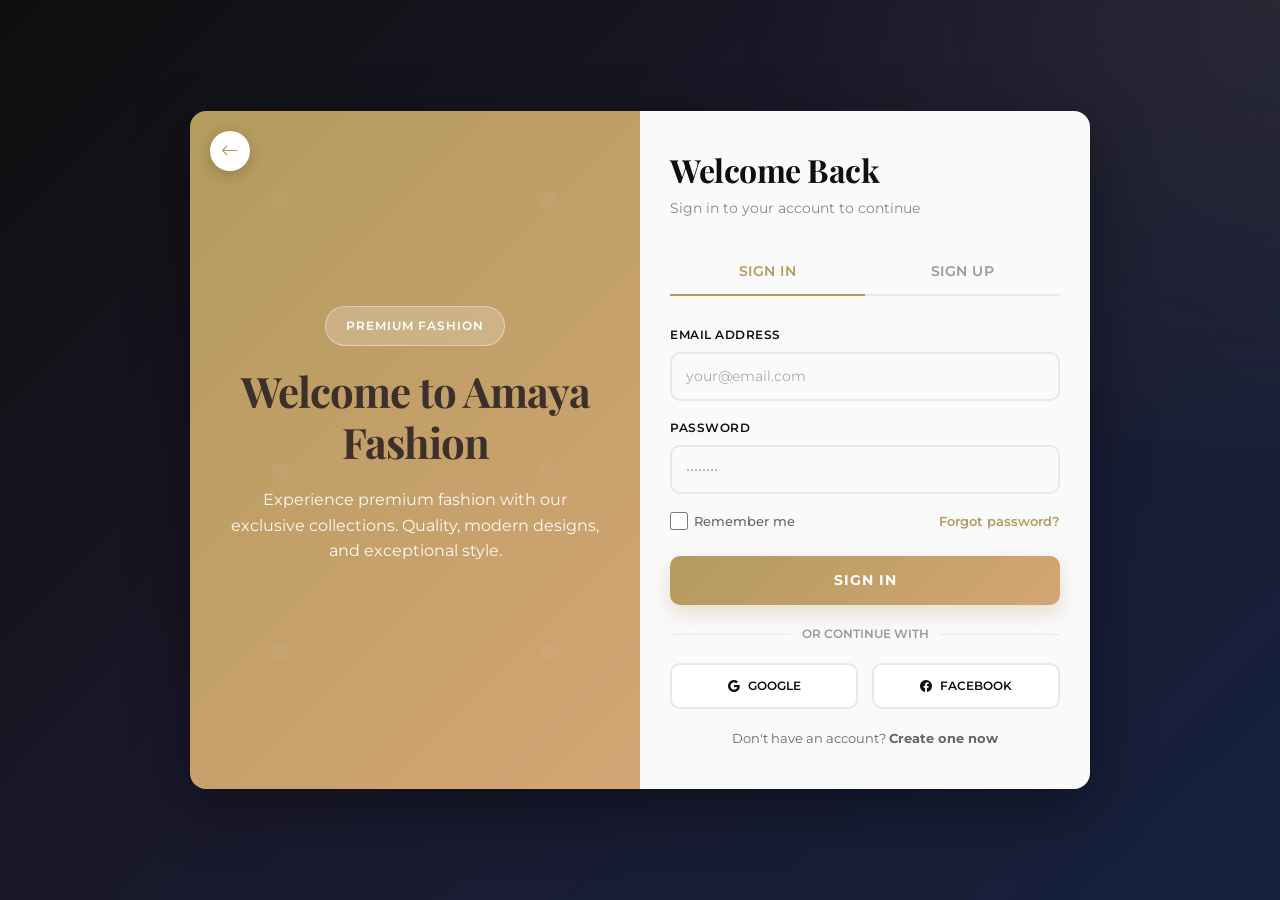
<file: login.html>
<!DOCTYPE html>
<html lang="en">

<head>
  <meta charset="utf-8">
  <meta content="width=device-width, initial-scale=1.0" name="viewport">

  <title>Amaya Fashion</title>
  <meta name="description" content="Log in or create your Amaya Fashion account">
  <meta name="keywords" content="Amaya Fashion, login, sign up, register">

  <!-- Fonts -->
  <link rel="preconnect" href="https://fonts.googleapis.com">
  <link rel="preconnect" href="https://fonts.gstatic.com" crossorigin>
  <link
    href="https://fonts.googleapis.com/css2?family=Lora:ital,wght@0,400;0,600;0,700;1,400&family=Playfair+Display:ital,wght@0,400;0,700;0,900;1,700&family=Montserrat:ital,wght@0,300;0,400;0,500;0,600;0,700;1,400&display=swap"
    rel="stylesheet">

  <!-- Vendor CSS Files -->
  <link href="assets/vendor/bootstrap/css/bootstrap.min.css" rel="stylesheet">
  <link href="assets/vendor/bootstrap-icons/bootstrap-icons.css" rel="stylesheet">
  <link href="assets/vendor/aos/aos.css" rel="stylesheet">

  <!-- Main CSS File -->
  <link href="assets/css/main.css" rel="stylesheet">

  <style>
    * {
      margin: 0;
      padding: 0;
      box-sizing: border-box;
    }

    html,
    body {
      min-height: 100%;
      width: 100%;
      margin: 0;
      padding: 0;
    }

    body.auth-page {
      font-family: 'Montserrat', sans-serif;
      background: linear-gradient(135deg, #0f0f0f 0%, #1a1a2e 50%, #16213e 100%);
      width: 100%;
      min-height: 100vh;
      display: flex;
      align-items: center;
      justify-content: center;
      position: relative;
      overflow-x: hidden;
      padding: 30px 0;
    }

    body.auth-page::before {
      content: '';
      position: fixed;
      top: -50%;
      right: -50%;
      width: 100%;
      height: 100%;
      background: radial-gradient(circle, rgba(179, 155, 94, 0.1) 0%, transparent 70%);
      border-radius: 50%;
      pointer-events: none;
    }

    .auth-container {
      width: 100%;
      max-width: 900px;
      display: grid;
      grid-template-columns: 1fr 1fr;
      gap: 0;
      border-radius: 16px;
      overflow: hidden;
      box-shadow: 0 20px 60px rgba(0, 0, 0, 0.4);
      backdrop-filter: blur(10px);
      position: relative;
      z-index: 2;
      margin: 0 20px;
    }

    .auth-panel {
      background: linear-gradient(135deg, #b39b5e 0%, #d4a574 100%);
      padding: 60px 40px;
      display: flex;
      flex-direction: column;
      justify-content: center;
      align-items: center;
      text-align: center;
      color: white;
      position: relative;
      overflow: hidden;
    }

    .auth-panel::before {
      content: '';
      position: absolute;
      top: 0;
      left: 0;
      right: 0;
      bottom: 0;
      background: url('data:image/svg+xml,<svg xmlns="http://www.w3.org/2000/svg" viewBox="0 0 100 100"><circle cx="20" cy="20" r="2" fill="white" opacity="0.1"/><circle cx="80" cy="80" r="2" fill="white" opacity="0.1"/><circle cx="80" cy="20" r="2" fill="white" opacity="0.1"/><circle cx="20" cy="80" r="2" fill="white" opacity="0.1"/></svg>');
      opacity: 0.3;
    }

    .auth-panel-content {
      position: relative;
      z-index: 1;
    }

    .auth-panel h2 {
      font-size: 42px;
      font-weight: 700;
      margin-bottom: 20px;
      letter-spacing: -1px;
      font-family: 'Playfair Display', serif;
    }

    .auth-panel p {
      font-size: 16px;
      line-height: 1.6;
      opacity: 0.95;
      margin-bottom: 30px;
    }

    .premium-badge {
      display: inline-block;
      background: rgba(255, 255, 255, 0.2);
      border: 1px solid rgba(255, 255, 255, 0.4);
      padding: 10px 20px;
      border-radius: 25px;
      font-size: 12px;
      font-weight: 600;
      text-transform: uppercase;
      letter-spacing: 1px;
      margin-bottom: 20px;
    }

    .form-panel {
      background: rgba(255, 255, 255, 0.98);
      padding: 40px 30px;
      display: flex;
      flex-direction: column;
      justify-content: flex-start;
      position: relative;
      z-index: 2;
      max-height: 90vh;
      overflow-y: auto;
    }

    .form-panel.hidden {
      display: none;
    }

    .back-button {
      position: fixed;
      top: 20px;
      left: 20px;
      width: 40px;
      height: 40px;
      display: flex;
      align-items: center;
      justify-content: center;
      background: white;
      color: #b39b5e;
      border: none;
      border-radius: 50%;
      cursor: pointer;
      transition: all 0.3s ease;
      font-size: 18px;
      text-decoration: none;
      z-index: 1000;
      box-shadow: 0 4px 15px rgba(0, 0, 0, 0.2);
    }

    .back-button:hover {
      transform: translateY(-3px);
      box-shadow: 0 8px 25px rgba(0, 0, 0, 0.3);
      background: #fafafa;
    }

    .form-header {
      margin-bottom: 30px;
    }

    .form-header h1 {
      font-size: 32px;
      font-weight: 700;
      color: #0f0f0f;
      margin-bottom: 8px;
      letter-spacing: -0.5px;
    }

    .form-header p {
      font-size: 14px;
      color: #888;
      margin: 0;
      font-weight: 400;
    }

    .toggle-tabs {
      display: flex;
      gap: 0;
      margin-bottom: 30px;
      border-bottom: 2px solid #e8e8e8;
    }

    .toggle-tab {
      flex: 1;
      padding: 12px;
      border: none;
      background: none;
      font-size: 14px;
      font-weight: 600;
      color: #999;
      cursor: pointer;
      transition: all 0.3s ease;
      position: relative;
      text-transform: uppercase;
      letter-spacing: 0.5px;
    }

    .toggle-tab.active {
      color: #b39b5e;
    }

    .toggle-tab.active::after {
      content: '';
      position: absolute;
      bottom: -2px;
      left: 0;
      right: 0;
      height: 2px;
      background: #b39b5e;
    }

    .form-group {
      margin-bottom: 18px;
    }

    .form-group label {
      display: block;
      font-weight: 600;
      color: #0f0f0f;
      margin-bottom: 8px;
      font-size: 12px;
      text-transform: uppercase;
      letter-spacing: 0.5px;
    }

    .form-group input {
      width: 100%;
      padding: 12px 14px;
      border: 2px solid #e8e8e8;
      border-radius: 10px;
      font-size: 14px;
      transition: all 0.3s ease;
      background: #fafafa;
      font-family: 'Montserrat', sans-serif;
      color: #0f0f0f;
    }

    .form-group input::placeholder {
      color: #aaa;
    }

    .form-group input:focus {
      outline: none;
      border-color: #b39b5e;
      background: white;
      box-shadow: 0 8px 24px rgba(179, 155, 94, 0.15);
    }

    .remember-forgot {
      display: flex;
      align-items: center;
      justify-content: space-between;
      margin-bottom: 25px;
      font-size: 13px;
      gap: 12px;
    }

    .remember-forgot label {
      display: flex;
      align-items: center;
      margin: 0;
      color: #666;
      font-weight: 500;
      cursor: pointer;
      gap: 6px;
    }

    .remember-forgot label input[type="checkbox"] {
      width: 18px;
      height: 18px;
      cursor: pointer;
      accent-color: #b39b5e;
    }

    .remember-forgot a {
      color: #b39b5e;
      text-decoration: none;
      transition: all 0.3s ease;
      font-weight: 600;
    }

    .remember-forgot a:hover {
      color: #9a8a5a;
    }

    .terms-checkbox {
      display: flex;
      align-items: flex-start;
      margin-bottom: 25px;
      font-size: 12px;
      gap: 8px;
    }

    .terms-checkbox input[type="checkbox"] {
      width: 18px;
      height: 18px;
      margin-top: 2px;
      cursor: pointer;
      accent-color: #b39b5e;
      flex-shrink: 0;
    }

    .terms-checkbox label {
      margin: 0;
      color: #666;
      cursor: pointer;
      line-height: 1.5;
    }

    .terms-checkbox a {
      color: #b39b5e;
      text-decoration: none;
      font-weight: 600;
      transition: all 0.3s ease;
    }

    .terms-checkbox a:hover {
      color: #9a8a5a;
    }

    .btn-auth {
      width: 100%;
      padding: 14px;
      background: linear-gradient(135deg, #b39b5e 0%, #d4a574 100%);
      color: white;
      border: none;
      border-radius: 10px;
      font-weight: 700;
      font-size: 14px;
      letter-spacing: 1px;
      text-transform: uppercase;
      cursor: pointer;
      transition: all 0.3s cubic-bezier(0.175, 0.885, 0.32, 1.275);
      margin-bottom: 20px;
      box-shadow: 0 8px 20px rgba(179, 155, 94, 0.3);
    }

    .btn-auth:hover {
      transform: translateY(-3px);
      box-shadow: 0 12px 30px rgba(179, 155, 94, 0.4);
    }

    .btn-auth:active {
      transform: translateY(-1px);
    }

    .divider {
      display: flex;
      align-items: center;
      margin-bottom: 20px;
      color: #ccc;
      font-size: 12px;
    }

    .divider::before,
    .divider::after {
      content: '';
      flex: 1;
      height: 1px;
      background: #e8e8e8;
    }

    .divider span {
      margin: 0 12px;
      font-weight: 600;
      color: #999;
    }

    .social-auth {
      display: grid;
      grid-template-columns: 1fr 1fr;
      gap: 14px;
      margin-bottom: 20px;
    }

    .social-btn {
      padding: 12px;
      border: 2px solid #e8e8e8;
      border-radius: 10px;
      background: white;
      color: #0f0f0f;
      text-decoration: none;
      font-weight: 600;
      font-size: 12px;
      cursor: pointer;
      transition: all 0.3s ease;
      display: flex;
      align-items: center;
      justify-content: center;
      gap: 8px;
      text-transform: uppercase;
    }

    .social-btn:hover {
      border-color: #b39b5e;
      background: #fafafa;
      box-shadow: 0 6px 20px rgba(179, 155, 94, 0.15);
    }

    .auth-link {
      text-align: center;
      font-size: 13px;
      color: #666;
    }

    .auth-link a {
      color: #b39b5e;
      text-decoration: none;
      font-weight: 700;
      cursor: pointer;
      transition: all 0.3s ease;
    }

    .auth-link a:hover {
      color: #9a8a5a;
    }

    @media (max-width: 768px) {
      .auth-container {
        grid-template-columns: 1fr;
      }

      .auth-panel {
        display: none;
      }

      .form-panel {
        padding: 40px 30px;
      }

      .form-header h1 {
        font-size: 28px;
      }

      .social-auth {
        grid-template-columns: 1fr;
      }
    }

    @media (max-width: 480px) {
      .form-panel {
        padding: 25px 15px;
      }

      .form-header h1 {
        font-size: 24px;
      }

      .form-header p {
        font-size: 13px;
      }

      .form-group input {
        padding: 10px 12px;
        font-size: 13px;
      }

      .btn-auth {
        padding: 12px;
        font-size: 12px;
      }
    }
  </style>
</head>

<body class="auth-page">

  <div class="auth-container" id="authContainer">

    <!-- Left Panel -->
    <div class="auth-panel" data-aos="fade-in">
      <div class="auth-panel-content">
        <div class="premium-badge">Premium Fashion</div>
        <h2 id="panelTitle">Welcome to Amaya Fashion</h2>
        <p id="panelDescription">
          Experience premium fashion with our exclusive collections. Quality, modern designs, and exceptional style.
        </p>
      </div>
    </div>

    <!-- Login Form Panel -->
    <div class="form-panel active-panel" id="loginPanel">
      <a href="index.html" class="back-button" title="Back to Home">
        <i class="bi bi-arrow-left"></i>
      </a>

      <div class="form-header">
        <h1>Welcome Back</h1>
        <p>Sign in to your account to continue</p>
      </div>

      <div class="toggle-tabs">
        <button type="button" class="toggle-tab active" onclick="switchForm('login')">Sign In</button>
        <button type="button" class="toggle-tab" onclick="switchForm('signup')">Sign Up</button>
      </div>

      <form id="loginForm" action="login.php" method="POST">
        <div class="form-group">
          <label for="loginEmail">Email Address</label>
          <input type="email" id="loginEmail" name="email" placeholder="your@email.com" required>
        </div>

        <div class="form-group">
          <label for="loginPassword">Password</label>
          <input type="password" id="loginPassword" name="password" placeholder="••••••••" required>
        </div>

        <div class="remember-forgot">
          <label>
            <input type="checkbox"> Remember me
          </label>
          <a href="#">Forgot password?</a>
        </div>

        <button type="submit" class="btn-auth">Sign In</button>
      </form>

      <div class="divider"><span>OR CONTINUE WITH</span></div>

      <div class="social-auth">
        <button class="social-btn" type="button">
          <i class="bi bi-google"></i> Google
        </button>
        <button class="social-btn" type="button">
          <i class="bi bi-facebook"></i> Facebook
        </button>
      </div>

      <div class="auth-link">
        Don't have an account?
        <a onclick="switchForm('signup')">Create one now</a>
      </div>
    </div>

    <!-- Signup Form Panel -->
    <div class="form-panel hidden" id="signupPanel">
      <a href="index.html" class="back-button" title="Back to Home">
        <i class="bi bi-arrow-left"></i>
      </a>

      <div class="form-header">
        <h1>Create Account</h1>
        <p>Join Amaya Fashion today</p>
      </div>

      <div class="toggle-tabs">
        <button type="button" class="toggle-tab" onclick="switchForm('login')">Sign In</button>
        <button type="button" class="toggle-tab active" onclick="switchForm('signup')">Sign Up</button>
      </div>

      <!-- IMPORTANT: This form sends data to signup.php -->
      <form id="signupForm" action="signup.php" method="POST" onsubmit="return validateSignupForm()">

  <div class="form-group">
    <label for="signupName">Name</label>
    <input
      type="text"
      id="signupName"
      name="name"
      placeholder="Enter your full name"
      required>
  </div>

  <div class="form-group">
    <label for="signupUsername">Username</label>
    <input
      type="text"
      id="signupUsername"
      name="username"
      placeholder="Enter your username"
      required>
  </div>

  <div class="form-group">
    <label for="signupEmail">Email Address</label>
    <input
      type="email"
      id="signupEmail"
      name="email"
      placeholder="your@email.com"
      required>
  </div>

  <div class="form-group">
    <label for="signupTelephone">Telephone</label>
    <input
      type="text"
      id="signupTelephone"
      name="telephone"
      placeholder="0771234567"
      required>
  </div>

  <div class="form-group">
    <label for="signupPassword">Password</label>
    <input
      type="password"
      id="signupPassword"
      name="password"
      placeholder="••••••••"
      required>
  </div>

  <div class="form-group">
    <label for="signupConfirmPassword">Confirm Password</label>
    <input
      type="password"
      id="signupConfirmPassword"
      name="confirm_password"
      placeholder="••••••••"
      required>
  </div>

  <div class="terms-checkbox">
    <input type="checkbox" id="agreeTerms" required>
    <label for="agreeTerms">
      I agree to the <a href="#">Terms of Service</a> and <a href="#">Privacy Policy</a>
    </label>
  </div>

  <button type="submit" class="btn-auth">Create Account</button>
</form>
      <div class="divider"><span>OR CONTINUE WITH</span></div>

      <div class="social-auth">
        <button class="social-btn" type="button">
          <i class="bi bi-google"></i> Google
        </button>
        <button class="social-btn" type="button">
          <i class="bi bi-facebook"></i> Facebook
        </button>
      </div>

      <div class="auth-link">
        Already have an account?
        <a onclick="switchForm('login')">Sign in here</a>
      </div>
    </div>

  </div>

  <!-- Bootstrap JS -->
  <script src="assets/vendor/bootstrap/js/bootstrap.bundle.min.js"></script>

  <!-- AOS JS -->
  <script src="assets/vendor/aos/aos.js"></script>

  <script>
    if (typeof AOS !== 'undefined') {
      AOS.init();
    }

    function switchForm(formType) {
      const loginPanel = document.getElementById('loginPanel');
      const signupPanel = document.getElementById('signupPanel');
      const panelTitle = document.getElementById('panelTitle');
      const panelDescription = document.getElementById('panelDescription');

      if (formType === 'login') {
        loginPanel.classList.remove('hidden');
        signupPanel.classList.add('hidden');

        panelTitle.textContent = 'Welcome to Amaya Fashion';
        panelDescription.textContent = 'Experience premium fashion with our exclusive collections. Quality, modern designs, and exceptional style.';
      } else {
        signupPanel.classList.remove('hidden');
        loginPanel.classList.add('hidden');

        panelTitle.textContent = 'Join Our Community';
        panelDescription.textContent = 'Be part of the Amaya Fashion family and enjoy exclusive access to premium fashion collections.';
      }
    }

    function handleLogin(event) {
      event.preventDefault();

      const email = document.getElementById('loginEmail').value.trim();
      const password = document.getElementById('loginPassword').value;

      if (email === '' || password === '') {
        alert('Please enter email and password.');
        return;
      }

      alert('Login backend is not connected yet. Signup is connected to signup.php.');
    }

    function validateSignupForm() {
      const username = document.getElementById('signupUsername').value.trim();
      const email = document.getElementById('signupEmail').value.trim();
      const telephone = document.getElementById('signupTelephone').value.trim();
      const password = document.getElementById('signupPassword').value;
      const confirmPassword = document.getElementById('signupConfirmPassword').value;
      const agreeTerms = document.getElementById('agreeTerms').checked;

      if (username === '' || email === '' || telephone === '' || password === '' || confirmPassword === '') {
        alert('All fields are required.');
        return false;
      }

      if (password !== confirmPassword) {
        alert('Passwords do not match.');
        return false;
      }

      if (password.length < 6) {
        alert('Password must be at least 6 characters long.');
        return false;
      }

      if (!agreeTerms) {
        alert('Please agree to the Terms of Service and Privacy Policy.');
        return false;
      }

      return true;
    }
  </script>

</body>

</html>
</file>
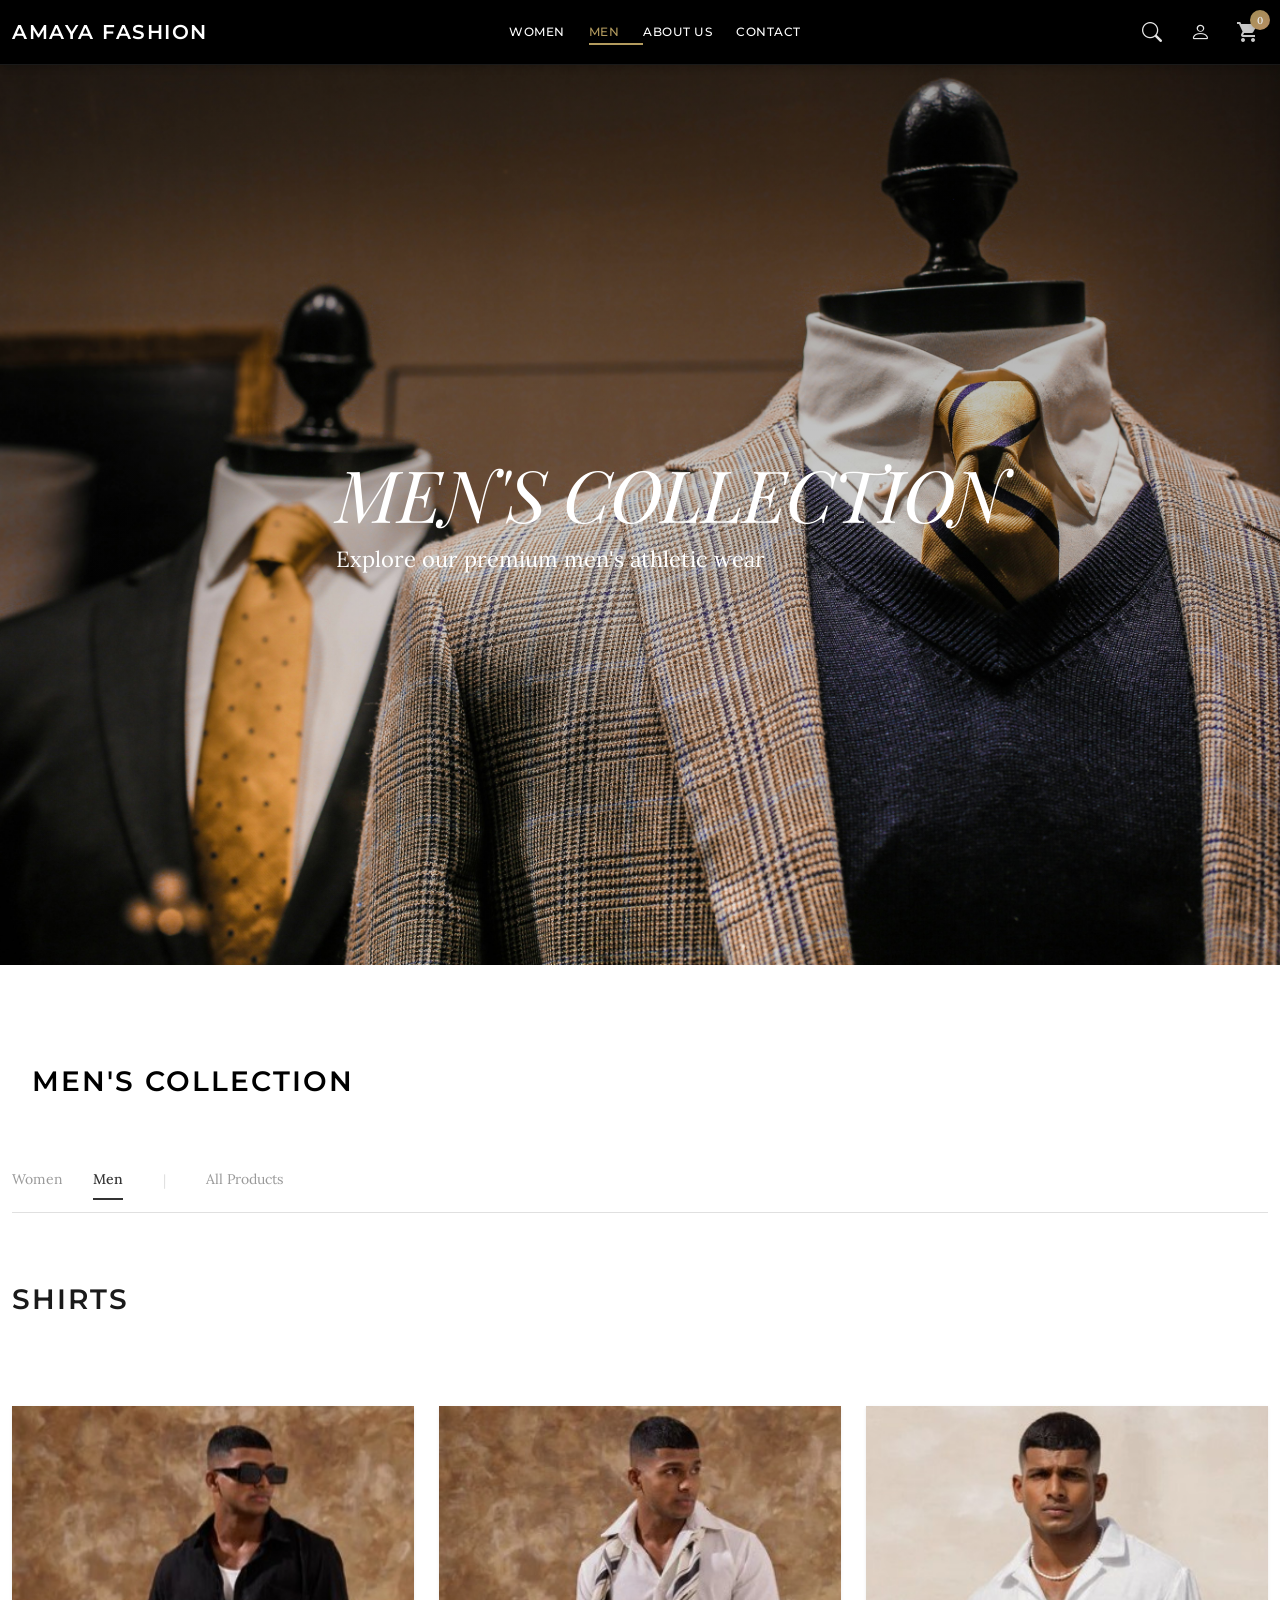
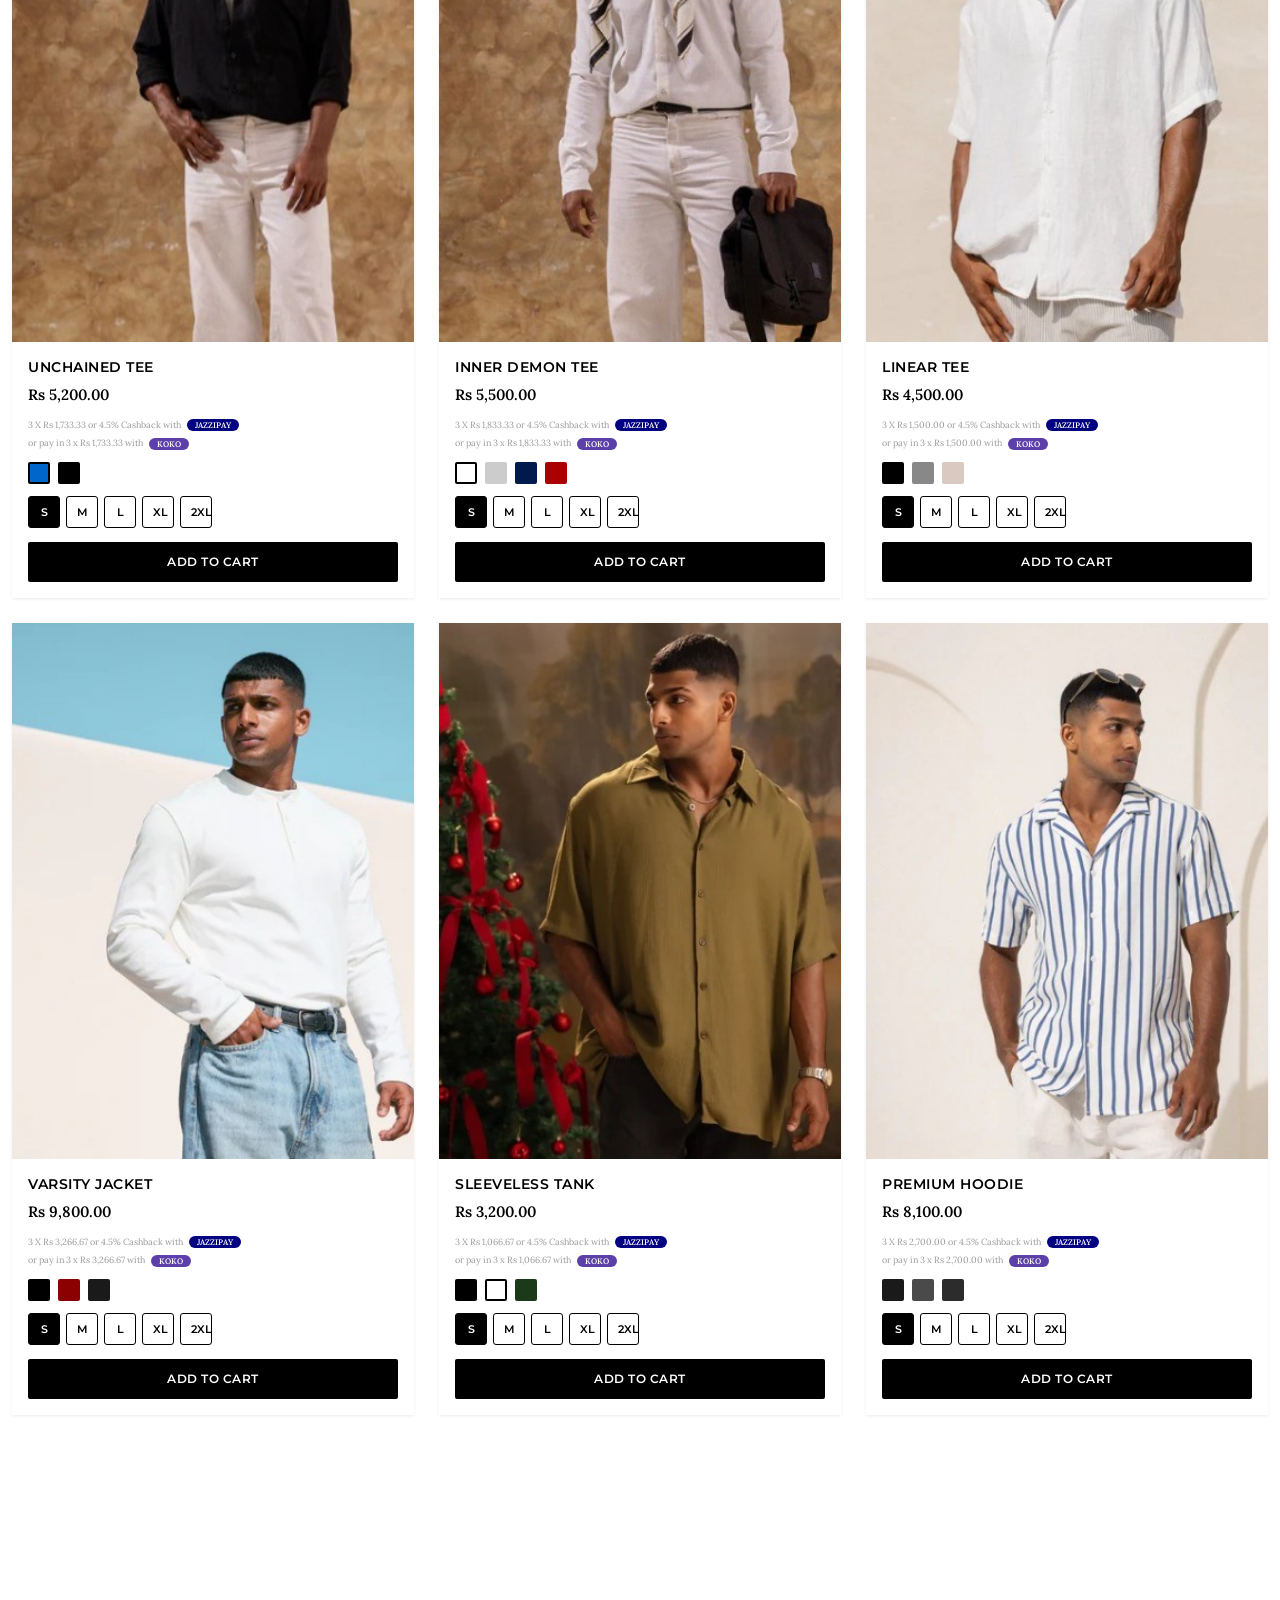
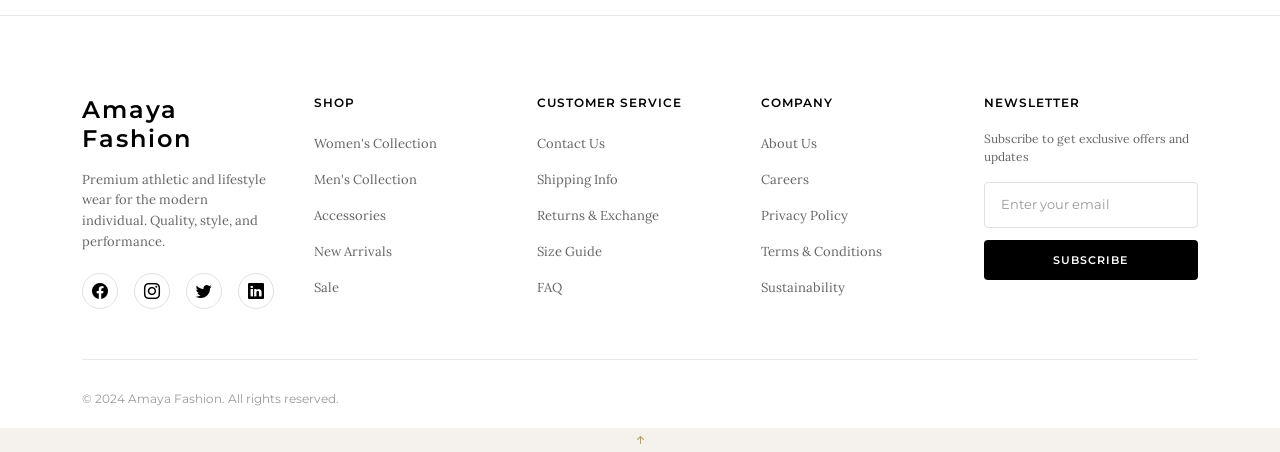
<file: men.html>
<!DOCTYPE html>
<html lang="en">

<head>
  <meta charset="utf-8">
  <meta content="width=device-width, initial-scale=1.0" name="viewport">
  <title>Amaya Fashion</title>
  <meta name="description" content="">
  <meta name="keywords" content="">

  <!-- Favicons -->

  <!-- Fonts -->
  <link rel="preconnect" href="https://fonts.googleapis.com">
  <link rel="preconnect" href="https://fonts.gstatic.com" crossorigin>
  <link href="https://fonts.googleapis.com/css2?family=Lora:ital,wght@0,400;0,600;0,700;1,400&family=Playfair+Display:ital,wght@0,400;0,700;0,900;1,700&family=Montserrat:ital,wght@0,300;0,400;0,500;0,600;0,700;1,400&display=swap" rel="stylesheet">

  <!-- Vendor CSS Files -->
  <link href="assets/vendor/bootstrap/css/bootstrap.min.css" rel="stylesheet">
  <link href="assets/vendor/bootstrap-icons/bootstrap-icons.css" rel="stylesheet">
  <link href="assets/vendor/aos/aos.css" rel="stylesheet">
  <link href="assets/vendor/swiper/swiper-bundle.min.css" rel="stylesheet">
  <link href="assets/vendor/glightbox/css/glightbox.min.css" rel="stylesheet">
  
  <!-- Material Icons -->
  <link href="https://fonts.googleapis.com/icon?family=Material+Icons" rel="stylesheet">

  <!-- Main CSS File -->
  <link href="assets/css/main.css" rel="stylesheet">
</head>

<body class="index-page">

  <header id="header" class="header d-flex align-items-center dark-header sticky-top">
    <div class="container-fluid position-relative d-flex align-items-center justify-content-between">

      <a href="index.html" class="logo d-flex align-items-center me-auto me-xl-0">
        <h1 class="sitename">Amaya Fashion</h1>
      </a>

      <nav id="navmenu" class="navmenu">
        <ul>
          <li><a href="women.html">WOMEN</a></li>
          <li><a href="men.html" class="active">MEN</a></li>
          <li><a href="about.html">ABOUT US</a></li>
          <li><a href="contact.html">CONTACT</a></li>
        </ul>
        <i class="mobile-nav-toggle d-xl-none bi bi-list"></i>
      </nav>

      <div class="nav-icons">
        <button class="nav-icon search-icon" id="searchBtn" title="Search" style="background: none; border: none; cursor: pointer; padding: 0;">
          <i class="bi bi-search"></i>
        </button>
        <a href="profile.php" class="nav-icon profile-icon" title="My Account">
  <i class="bi bi-person"></i>
        </a>
        <a href="cart.html" class="nav-icon cart-icon" title="Shopping Cart">
          <i class="material-icons">shopping_cart</i>
          <span class="cart-badge">0</span>
        </a>
      </div>
    </div>
  </header>

  <!-- Search Modal -->
  <div id="searchModal" class="search-modal">
    <div class="search-modal-content">
      <button class="search-modal-close">&times;</button>
      <div class="search-modal-header">
        <h2>Search Products</h2>
      </div>
      <div class="search-modal-body">
        <input type="text" id="searchInput" class="search-input" placeholder="Search products by name...">
        <div id="searchResults" class="search-results"></div>
      </div>
    </div>
  </div>

  <main class="main">

    <!-- Hero Section -->
    <section id="hero" class="hero section hero-dark">

      <img src="assets/img/men.jpg" alt="Hero Background" data-aos="fade-in">

      <div class="hero-content" data-aos="fade-up" data-aos-delay="300">
        <h2 class="hero-title">MEN'S COLLECTION</h2>
        <p class="hero-subtitle">Explore our premium men's athletic wear</p>
      </div>

    </section><!-- /Hero Section -->

    <!-- Shop Men's Collection Section -->
    <section id="shop-mens-collection" class="shop-new-collection section">
      <div class="container-fluid">
        <div class="collection-header">
          <h2>Men's Collection</h2>
        </div>

        <!-- Category Filter Bar -->
        <div class="filter-bar">
          <div class="category-tabs">
            <a href="women.html" class="category-tab-link">Women</a>
            <a href="men.html" class="category-tab-link active">Men</a>
            <span class="category-divider">|</span>
            <a href="#all-products" class="category-tab-link">All Products</a>
        
          </div>
          
          <div class="filter-actions">
            <button class="btn-filter" id="filterBtn" title="Open Filters">
              <i class="bi bi-funnel"></i> Filter
            </button>
            <button class="btn-search" id="searchBtn" title="Search Products">
              <i class="bi bi-search"></i> Search
            </button>
          </div>
        </div>

        <!-- TOPS SECTION -->
        <div class="product-section" id="tops-section">
          <h2 class="section-title">Shirts</h2>
          <div class="collection-carousel-wrapper">
            <button class="carousel-control prev-btn" aria-label="Previous"><i class="bi bi-chevron-left"></i></button>
            
            <div class="products-scroll">
              <!-- Product 1: Unchained Tee -->
              <div class="product-item" data-category="tops">
                <div class="product-image">
                  <img src="assets/img/mens/img1.jpeg" alt="Unchained Tee">
                </div>
                <div class="product-info">
                  <h3>UNCHAINED TEE</h3>
                  <p class="price">Rs 5,200.00</p>
                  
                  <div class="payment-details">
                    <div class="payment-row">
                      <span class="payment-label">3 X Rs 1,733.33 or 4.5% Cashback with</span>
                      <span class="badge jazzipay">JazziPay</span>
                    </div>
                    <div class="payment-row">
                      <span class="payment-label">or pay in 3 x Rs 1,733.33 with</span>
                      <span class="badge koko">KOKO</span>
                    </div>
                  </div>

                  <div class="color-options">
                    <div class="color-swatch" style="background-color: #0066cc; border: 2px solid #000;"></div>
                    <div class="color-swatch" style="background-color: #000000;"></div>
                  </div>

                  <div class="size-options">
                    <button class="size-btn">S</button>
                    <button class="size-btn">M</button>
                    <button class="size-btn">L</button>
                    <button class="size-btn">XL</button>
                    <button class="size-btn">2XL</button>
                  </div>

                  <button class="btn-add-cart">ADD TO CART</button>
                </div>
              </div>

              <!-- Product 2: Inner Demon Tee -->
              <div class="product-item" data-category="tops">
                <div class="product-image">
                  <img src="assets/img/mens/img2.jpeg" alt="Inner Demon Tee">
                </div>
                <div class="product-info">
                  <h3>INNER DEMON TEE</h3>
                  <p class="price">Rs 5,500.00</p>
                  
                  <div class="payment-details">
                    <div class="payment-row">
                      <span class="payment-label">3 X Rs 1,833.33 or 4.5% Cashback with</span>
                      <span class="badge jazzipay">JazziPay</span>
                    </div>
                    <div class="payment-row">
                      <span class="payment-label">or pay in 3 x Rs 1,833.33 with</span>
                      <span class="badge koko">KOKO</span>
                    </div>
                  </div>

                  <div class="color-options">
                    <div class="color-swatch" style="background-color: #ffffff; border: 2px solid #000;"></div>
                    <div class="color-swatch" style="background-color: #cccccc;"></div>
                    <div class="color-swatch" style="background-color: #001a4d;"></div>
                    <div class="color-swatch" style="background-color: #aa0000;"></div>
                  </div>

                  <div class="size-options">
                    <button class="size-btn">S</button>
                    <button class="size-btn">M</button>
                    <button class="size-btn">L</button>
                    <button class="size-btn">XL</button>
                    <button class="size-btn">2XL</button>
                  </div>

                  <button class="btn-add-cart">ADD TO CART</button>
                </div>
              </div>

              <!-- Product 3: Linear Tee -->
              <div class="product-item" data-category="tops">
                <div class="product-image">
                  <img src="assets/img/mens/img3.jpeg" alt="Linear Tee">
                </div>
                <div class="product-info">
                  <h3>LINEAR TEE</h3>
                  <p class="price">Rs 4,500.00</p>
                  
                  <div class="payment-details">
                    <div class="payment-row">
                      <span class="payment-label">3 X Rs 1,500.00 or 4.5% Cashback with</span>
                      <span class="badge jazzipay">JazziPay</span>
                    </div>
                    <div class="payment-row">
                      <span class="payment-label">or pay in 3 x Rs 1,500.00 with</span>
                      <span class="badge koko">KOKO</span>
                    </div>
                  </div>

                  <div class="color-options">
                    <div class="color-swatch" style="background-color: #000000;"></div>
                    <div class="color-swatch" style="background-color: #888888;"></div>
                    <div class="color-swatch" style="background-color: #d9c9c0;"></div>
                  </div>

                  <div class="size-options">
                    <button class="size-btn">S</button>
                    <button class="size-btn">M</button>
                    <button class="size-btn">L</button>
                    <button class="size-btn">XL</button>
                    <button class="size-btn">2XL</button>
                  </div>

                  <button class="btn-add-cart">ADD TO CART</button>
                </div>
              </div>

              <!-- Product 6: Varsity Jacket -->
              <div class="product-item" data-category="tops">
                <div class="product-image">
                  <img src="assets/img/mens/img6.jpeg" alt="Men's Varsity Jacket">
                </div>
                <div class="product-info">
                  <h3>VARSITY JACKET</h3>
                  <p class="price">Rs 9,800.00</p>
                  
                  <div class="payment-details">
                    <div class="payment-row">
                      <span class="payment-label">3 X Rs 3,266.67 or 4.5% Cashback with</span>
                      <span class="badge jazzipay">JazziPay</span>
                    </div>
                    <div class="payment-row">
                      <span class="payment-label">or pay in 3 x Rs 3,266.67 with</span>
                      <span class="badge koko">KOKO</span>
                    </div>
                  </div>

                  <div class="color-options">
                    <div class="color-swatch" style="background-color: #000000;"></div>
                    <div class="color-swatch" style="background-color: #8b0000;"></div>
                    <div class="color-swatch" style="background-color: #1a1a1a;"></div>
                  </div>

                  <div class="size-options">
                    <button class="size-btn">S</button>
                    <button class="size-btn">M</button>
                    <button class="size-btn">L</button>
                    <button class="size-btn">XL</button>
                    <button class="size-btn">2XL</button>
                  </div>

                  <button class="btn-add-cart">ADD TO CART</button>
                </div>
              </div>

              <!-- Product 8: Sleeveless Tank -->
              <div class="product-item" data-category="tops">
                <div class="product-image">
                  <img src="assets/img/mens/img8.jpeg" alt="Men's Sleeveless Tank">
                </div>
                <div class="product-info">
                  <h3>SLEEVELESS TANK</h3>
                  <p class="price">Rs 3,200.00</p>
                  
                  <div class="payment-details">
                    <div class="payment-row">
                      <span class="payment-label">3 X Rs 1,066.67 or 4.5% Cashback with</span>
                      <span class="badge jazzipay">JazziPay</span>
                    </div>
                    <div class="payment-row">
                      <span class="payment-label">or pay in 3 x Rs 1,066.67 with</span>
                      <span class="badge koko">KOKO</span>
                    </div>
                  </div>

                  <div class="color-options">
                    <div class="color-swatch" style="background-color: #000000;"></div>
                    <div class="color-swatch" style="background-color: #ffffff; border: 2px solid #000;"></div>
                    <div class="color-swatch" style="background-color: #1a3a1a;"></div>
                  </div>

                  <div class="size-options">
                    <button class="size-btn">S</button>
                    <button class="size-btn">M</button>
                    <button class="size-btn">L</button>
                    <button class="size-btn">XL</button>
                    <button class="size-btn">2XL</button>
                  </div>

                  <button class="btn-add-cart">ADD TO CART</button>
                </div>
              </div>

              <!-- Product 10: Premium Hoodie -->
              <div class="product-item" data-category="tops">
                <div class="product-image">
                  <img src="assets/img/mens/img10.jpeg" alt="Men's Premium Hoodie">
                </div>
                <div class="product-info">
                  <h3>PREMIUM HOODIE</h3>
                  <p class="price">Rs 8,100.00</p>
                  
                  <div class="payment-details">
                    <div class="payment-row">
                      <span class="payment-label">3 X Rs 2,700.00 or 4.5% Cashback with</span>
                      <span class="badge jazzipay">JazziPay</span>
                    </div>
                    <div class="payment-row">
                      <span class="payment-label">or pay in 3 x Rs 2,700.00 with</span>
                      <span class="badge koko">KOKO</span>
                    </div>
                  </div>

                  <div class="color-options">
                    <div class="color-swatch" style="background-color: #1a1a1a;"></div>
                    <div class="color-swatch" style="background-color: #4a4a4a;"></div>
                    <div class="color-swatch" style="background-color: #2c2c2c;"></div>
                  </div>

                  <div class="size-options">
                    <button class="size-btn">S</button>
                    <button class="size-btn">M</button>
                    <button class="size-btn">L</button>
                    <button class="size-btn">XL</button>
                    <button class="size-btn">2XL</button>
                  </div>

                  <button class="btn-add-cart">ADD TO CART</button>
                </div>
              </div>
            </div>
            <button class="carousel-control next-btn" aria-label="Next"><i class="bi bi-chevron-right"></i></button>
          </div>
        </div>
      </div>
    </section><!-- /Shop Men's Collection Section -->

    <!-- Footer -->
    <footer id="footer" class="footer">
      <div class="container">
        <div class="footer-content">
          <!-- Logo & About -->
          <div class="footer-section footer-about">
          <h3 class="footer-logo">Amaya Fashion</h3>
            <p class="footer-description">Premium athletic and lifestyle wear for the modern individual. Quality, style, and performance.</p>
            <div class="footer-social">
              <a href="#" aria-label="Facebook"><i class="bi bi-facebook"></i></a>
              <a href="#" aria-label="Instagram"><i class="bi bi-instagram"></i></a>
              <a href="#" aria-label="Twitter"><i class="bi bi-twitter"></i></a>
              <a href="#" aria-label="LinkedIn"><i class="bi bi-linkedin"></i></a>
            </div>
          </div>

          <!-- Shop -->
          <div class="footer-section">
            <h4 class="footer-title">SHOP</h4>
            <ul class="footer-links">
              <li><a href="women.html">Women's Collection</a></li>
              <li><a href="men.html">Men's Collection</a></li>
              <li><a href="#">Accessories</a></li>
              <li><a href="#">New Arrivals</a></li>
              <li><a href="#">Sale</a></li>
            </ul>
          </div>

          <!-- Customer Service -->
          <div class="footer-section">
            <h4 class="footer-title">CUSTOMER SERVICE</h4>
            <ul class="footer-links">
              <li><a href="#">Contact Us</a></li>
              <li><a href="#">Shipping Info</a></li>
              <li><a href="#">Returns & Exchange</a></li>
              <li><a href="#">Size Guide</a></li>
              <li><a href="#">FAQ</a></li>
            </ul>
          </div>

          <!-- Company Info -->
          <div class="footer-section">
            <h4 class="footer-title">COMPANY</h4>
            <ul class="footer-links">
              <li><a href="#">About Us</a></li>
              <li><a href="#">Careers</a></li>
              <li><a href="#">Privacy Policy</a></li>
              <li><a href="#">Terms & Conditions</a></li>
              <li><a href="#">Sustainability</a></li>
            </ul>
          </div>

          <!-- Newsletter -->
          <div class="footer-section footer-newsletter">
            <h4 class="footer-title">NEWSLETTER</h4>
            <p class="newsletter-text">Subscribe to get exclusive offers and updates</p>
            <form class="newsletter-form">
              <input type="email" placeholder="Enter your email" required>
              <button type="submit" class="newsletter-btn">SUBSCRIBE</button>
            </form>
          </div>
        </div>

        <!-- Footer Bottom -->
        <div class="footer-bottom">
          <div class="footer-copyright">
            <p>&copy; 2024 Amaya Fashion. All rights reserved.</p>
          </div>
        </div>
      </div>
    </footer><!-- /Footer -->

  </main>

  <!-- Shopping Cart Sidebar -->
  <div id="cart-overlay" class="cart-overlay"></div>
  <div id="cart-sidebar" class="cart-sidebar">
    <div class="cart-header">
      <h3 class="cart-title">CART</h3>
      <button id="cart-close" class="cart-close">
        <i class="bi bi-x-lg"></i>
      </button>
    </div>
    <div class="cart-promo">
      <div class="promo-text">
        Spend <strong>LKR 15,000.00</strong> <span class="promo-more">more</span> for <strong>FREE delivery</strong>!
      </div>
      <div class="promo-bar">
        <div id="promo-progress" class="promo-progress"></div>
      </div>
    </div>
    <div id="cart-items" class="cart-items"></div>
    <div class="cart-footer">
      <div class="cart-total">
        <span>Subtotal:</span>
        <span id="cart-total-price" class="price">Rs 0.00</span>
      </div>
      <button class="btn-checkout">PROCEED TO CHECKOUT</button>
    </div>
  </div>

  <!-- Scroll Top -->
  <a href="#" id="scroll-top" class="scroll-top d-flex align-items-center justify-content-center"><i class="bi bi-arrow-up-short"></i></a>

  <!-- Preloader -->
  <div id="preloader"></div>

  <!-- Vendor JS Files -->
  <script src="assets/vendor/bootstrap/js/bootstrap.bundle.min.js"></script>
  <script defer src="assets/vendor/php-email-form/validate.js"></script>
  <script defer src="assets/vendor/aos/aos.js"></script>
  <script defer src="assets/vendor/waypoints/noframework.waypoints.js"></script>
  <script defer src="assets/vendor/purecounter/purecounter_vanilla.js"></script>
  <script defer src="assets/vendor/swiper/swiper-bundle.min.js"></script>

  <!-- Main JS File -->
  <script defer src="assets/js/main.js"></script>

  <!-- Category Filtering -->
  <script>
    document.addEventListener('DOMContentLoaded', function() {
      // Get all category filter links
      const categoryLinks = document.querySelectorAll('.category-tabs a[href*="#"]');
      
      categoryLinks.forEach(link => {
        link.addEventListener('click', function(e) {
          e.preventDefault();
          
          const target = this.getAttribute('href');
          
          // Remove active class from all links
          categoryLinks.forEach(l => l.style.borderBottom = 'none');
          
          // Add active style to clicked link
          this.style.borderBottom = '2px solid #b39b5e';
          
          if (target === '#all-products') {
            // Show all product sections
            const sections = document.querySelectorAll('.product-section');
            sections.forEach(section => {
              section.style.display = 'block';
            });
          } else {
            // Hide all product sections first
            const sections = document.querySelectorAll('.product-section');
            sections.forEach(section => {
              section.style.display = 'none';
            });
            
            // Show only the target section
            const targetSection = document.querySelector('div' + target);
            if (targetSection) {
              targetSection.style.display = 'block';
              // Smooth scroll to the section
              setTimeout(() => {
                targetSection.scrollIntoView({ behavior: 'smooth', block: 'start' });
              }, 100);
            }
          }
        });
      });
    });
  </script>

</body>

</html>
</file>
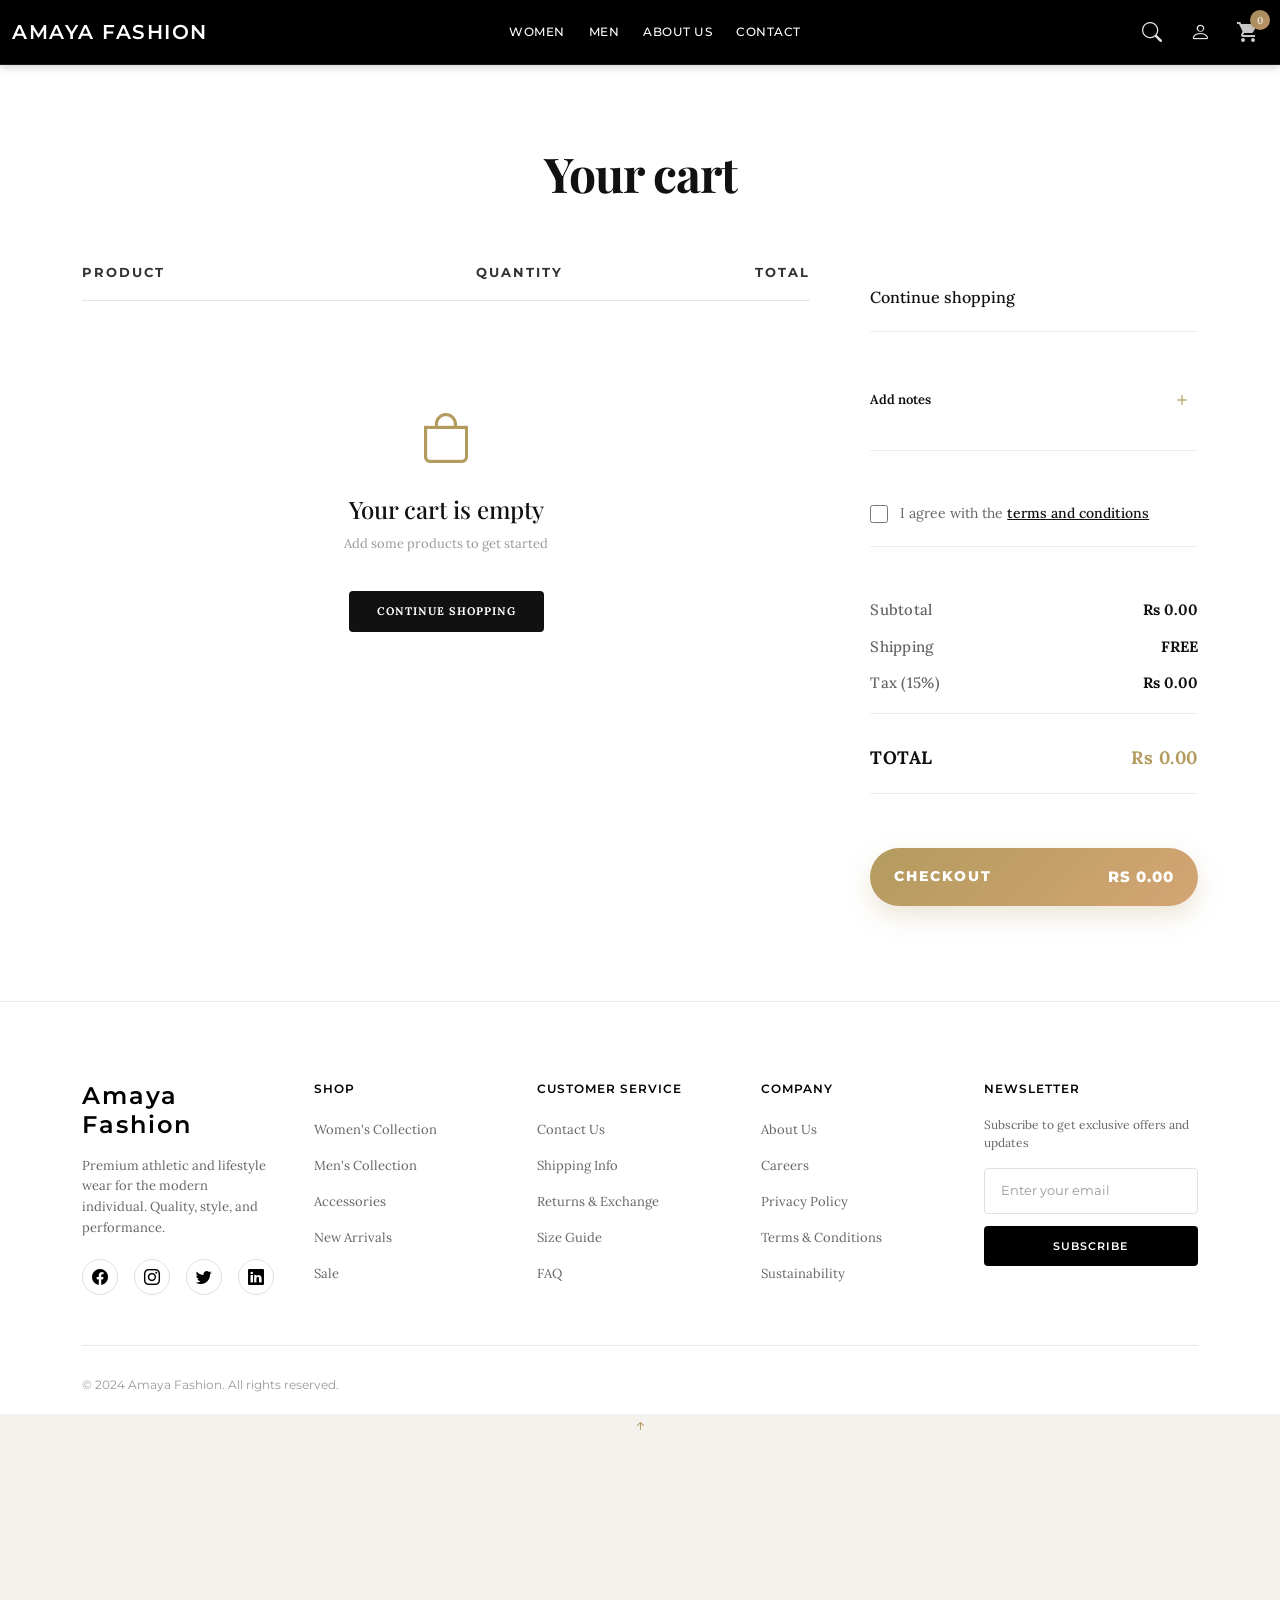
<file: payment.html>
<!DOCTYPE html>
<html lang="en">
<head>
  <meta charset="UTF-8">
  <title>Payment - Amaya Fashion</title>

  <style>
    body {
      margin: 0;
      font-family: Arial, sans-serif;
      background: #f7f7f7;
    }

    .payment-container {
      max-width: 900px;
      margin: 60px auto;
      background: white;
      padding: 35px;
      border-radius: 14px;
      box-shadow: 0 10px 35px rgba(0,0,0,0.1);
    }

    h1 {
      margin-bottom: 25px;
      color: #111;
    }

    h3 {
      margin-top: 25px;
      margin-bottom: 15px;
      color: #111;
    }

    .summary-box {
      background: #fafafa;
      padding: 20px;
      border-radius: 10px;
      margin-bottom: 30px;
      border: 1px solid #eee;
    }

    .summary-row {
      display: flex;
      justify-content: space-between;
      margin-bottom: 12px;
      font-size: 16px;
    }

    .summary-row.total {
      font-weight: bold;
      font-size: 22px;
      border-top: 1px solid #ddd;
      padding-top: 15px;
      margin-top: 15px;
      color: #b39b5e;
    }

    .payment-option {
      display: block;
      padding: 16px;
      border: 1px solid #ddd;
      border-radius: 10px;
      margin-bottom: 12px;
      cursor: pointer;
      background: #fff;
    }

    .payment-option:hover {
      border-color: #b39b5e;
      background: #fffaf0;
    }

    .payment-option input {
      margin-right: 10px;
    }

    .btn-place-order {
      width: 100%;
      padding: 16px;
      background: linear-gradient(135deg, #b39b5e 0%, #d4a574 100%);
      color: white;
      border: none;
      border-radius: 10px;
      font-size: 15px;
      font-weight: bold;
      cursor: pointer;
      text-transform: uppercase;
      letter-spacing: 1px;
      margin-top: 20px;
    }

    .back-link {
      display: inline-block;
      margin-bottom: 20px;
      color: #111;
      text-decoration: none;
    }

    .form-group {
      margin-bottom: 18px;
    }

    .form-group label {
      display: block;
      font-weight: bold;
      margin-bottom: 8px;
      color: #111;
    }

    .form-group input,
    .form-group textarea {
      width: 100%;
      padding: 14px;
      border: 1px solid #ddd;
      border-radius: 10px;
      font-size: 15px;
      outline: none;
    }

    .form-group textarea {
      min-height: 110px;
      resize: vertical;
    }

    .form-group input:focus,
    .form-group textarea:focus {
      border-color: #b39b5e;
    }

    .payment-extra-box {
      display: none;
      background: #fffaf0;
      border: 1px solid #e2cf9f;
      border-radius: 12px;
      padding: 20px;
      margin-top: 15px;
      margin-bottom: 20px;
    }

    .bank-details p {
      margin: 8px 0;
      font-size: 15px;
      color: #333;
    }

    .bank-details strong {
      color: #111;
    }

    .small-warning {
      font-size: 13px;
      color: #777;
      margin-top: 8px;
      line-height: 1.5;
    }

    .card-grid {
      display: grid;
      grid-template-columns: 1fr 1fr;
      gap: 14px;
    }

    @media (max-width: 600px) {
      .card-grid {
        grid-template-columns: 1fr;
      }

      .payment-container {
        margin: 20px;
        padding: 22px;
      }
    }
  </style>
</head>

<body>

<div class="payment-container">

  <a href="cart.html" class="back-link">← Back to Cart</a>

  <h1>Payment</h1>

  <div class="summary-box">
    <div class="summary-row">
      <span>Subtotal</span>
      <span id="subtotal">Rs 0.00</span>
    </div>

    <div class="summary-row">
      <span>Shipping</span>
      <span>FREE</span>
    </div>

    <div class="summary-row">
      <span>Tax (15%)</span>
      <span id="tax">Rs 0.00</span>
    </div>

    <div class="summary-row total">
      <span>Total</span>
      <span id="total">Rs 0.00</span>
    </div>
  </div>

  <form action="checkout.php" method="POST" onsubmit="return validatePaymentForm()">

    <h3>Shipping Details</h3>

    <div class="form-group">
      <label for="full_name">Full Name</label>
      <input 
        type="text" 
        id="full_name" 
        name="full_name" 
        placeholder="Enter your full name" 
        required>
    </div>

    <div class="form-group">
      <label for="phone">Phone Number</label>
      <input 
        type="text" 
        id="phone" 
        name="phone" 
        placeholder="0771234567" 
        required>
    </div>

    <div class="form-group">
      <label for="email">Email Address</label>
      <input 
        type="email" 
        id="email" 
        name="email" 
        placeholder="your@email.com" 
        required>
    </div>

    <div class="form-group">
      <label for="shipping_address">Full Shipping Address</label>
      <textarea 
        id="shipping_address" 
        name="shipping_address" 
        placeholder="Enter your full shipping address" 
        required></textarea>
    </div>

    <h3>Select Payment Method</h3>

    <label class="payment-option">
      <input type="radio" name="payment_method" value="Cash on Delivery" required onchange="showPaymentDetails()">
      Cash on Delivery
    </label>

    <label class="payment-option">
      <input type="radio" name="payment_method" value="Bank Transfer" required onchange="showPaymentDetails()">
      Bank Transfer
    </label>

    <div id="bankDetailsBox" class="payment-extra-box bank-details">
      <h3>Bank Transfer Details</h3>
      <p><strong>Bank Name:</strong> Commercial Bank</p>
      <p><strong>Account Name:</strong> Amaya Fashion</p>
      <p><strong>Account Number:</strong> 1234567890</p>
      <p><strong>Branch:</strong> Colombo</p>
      <p class="small-warning">
        Please transfer the total amount to the above account. Your order will be processed after payment confirmation.
      </p>
    </div>

    <label class="payment-option">
      <input type="radio" name="payment_method" value="Card Payment" required onchange="showPaymentDetails()">
      Card Payment
    </label>

    <div id="cardDetailsBox" class="payment-extra-box">
      <h3>Card Details</h3>

      <div class="form-group">
        <label for="card_name">Cardholder Name</label>
        <input 
          type="text" 
          id="card_name" 
          name="card_name" 
          placeholder="Name on card">
      </div>

      <div class="form-group">
        <label for="card_number">Card Number</label>
        <input 
          type="text" 
          id="card_number" 
          name="card_number" 
          placeholder="1234 5678 9012 3456"
          maxlength="19"
          inputmode="numeric">
      </div>

      <div class="card-grid">
        <div class="form-group">
          <label for="card_expiry">Expiry Date</label>
          <input 
            type="text" 
            id="card_expiry" 
            name="card_expiry" 
            placeholder="MM/YY"
            maxlength="5">
        </div>

        <div class="form-group">
          <label for="card_cvv">CVV</label>
          <input 
            type="password" 
            id="card_cvv" 
            name="card_cvv" 
            placeholder="123"
            maxlength="4"
            inputmode="numeric">
        </div>
      </div>

      <p class="small-warning">
        Demo note: Do not store real card details in your database. For a real system, use a payment gateway.
      </p>
    </div>

    <button type="submit" class="btn-place-order">Place Order</button>
  </form>

</div>

<script>
  function formatPrice(value) {
    return `Rs ${Number(value).toLocaleString('en-LK', {
      minimumFractionDigits: 2,
      maximumFractionDigits: 2
    })}`;
  }

  function showPaymentDetails() {
    const selectedMethod = document.querySelector('input[name="payment_method"]:checked')?.value;

    const bankDetailsBox = document.getElementById('bankDetailsBox');
    const cardDetailsBox = document.getElementById('cardDetailsBox');

    const cardName = document.getElementById('card_name');
    const cardNumber = document.getElementById('card_number');
    const cardExpiry = document.getElementById('card_expiry');
    const cardCvv = document.getElementById('card_cvv');

    bankDetailsBox.style.display = 'none';
    cardDetailsBox.style.display = 'none';

    cardName.required = false;
    cardNumber.required = false;
    cardExpiry.required = false;
    cardCvv.required = false;

    if (selectedMethod === 'Bank Transfer') {
      bankDetailsBox.style.display = 'block';
    }

    if (selectedMethod === 'Card Payment') {
      cardDetailsBox.style.display = 'block';

      cardName.required = true;
      cardNumber.required = true;
      cardExpiry.required = true;
      cardCvv.required = true;
    }
  }

  function validatePaymentForm() {
    const selectedMethod = document.querySelector('input[name="payment_method"]:checked')?.value;

    if (!selectedMethod) {
      alert('Please select a payment method.');
      return false;
    }

    if (selectedMethod === 'Card Payment') {
      const cardNumber = document.getElementById('card_number').value.replace(/\s/g, '');
      const cardExpiry = document.getElementById('card_expiry').value.trim();
      const cardCvv = document.getElementById('card_cvv').value.trim();

      if (!/^[0-9]{13,19}$/.test(cardNumber)) {
        alert('Please enter a valid card number.');
        return false;
      }

      if (!/^(0[1-9]|1[0-2])\/[0-9]{2}$/.test(cardExpiry)) {
        alert('Please enter expiry date in MM/YY format.');
        return false;
      }

      if (!/^[0-9]{3,4}$/.test(cardCvv)) {
        alert('Please enter a valid CVV.');
        return false;
      }
    }

    return true;
  }

  document.getElementById('card_number').addEventListener('input', function () {
    let value = this.value.replace(/\D/g, '').substring(0, 16);
    this.value = value.replace(/(.{4})/g, '$1 ').trim();
  });

  document.getElementById('card_expiry').addEventListener('input', function () {
    let value = this.value.replace(/\D/g, '').substring(0, 4);

    if (value.length >= 3) {
      value = value.substring(0, 2) + '/' + value.substring(2);
    }

    this.value = value;
  });

  fetch('payment-data.php')
    .then(response => response.json())
    .then(data => {
      if (!data.success) {
        alert(data.message);
        window.location.href = 'cart.html';
        return;
      }

      document.getElementById('subtotal').textContent = formatPrice(data.subtotal);
      document.getElementById('tax').textContent = formatPrice(data.tax);
      document.getElementById('total').textContent = formatPrice(data.total);
    })
    .catch(() => {
      alert('Failed to load payment details.');
      window.location.href = 'cart.html';
    });
</script>

</body>
</html>
</file>
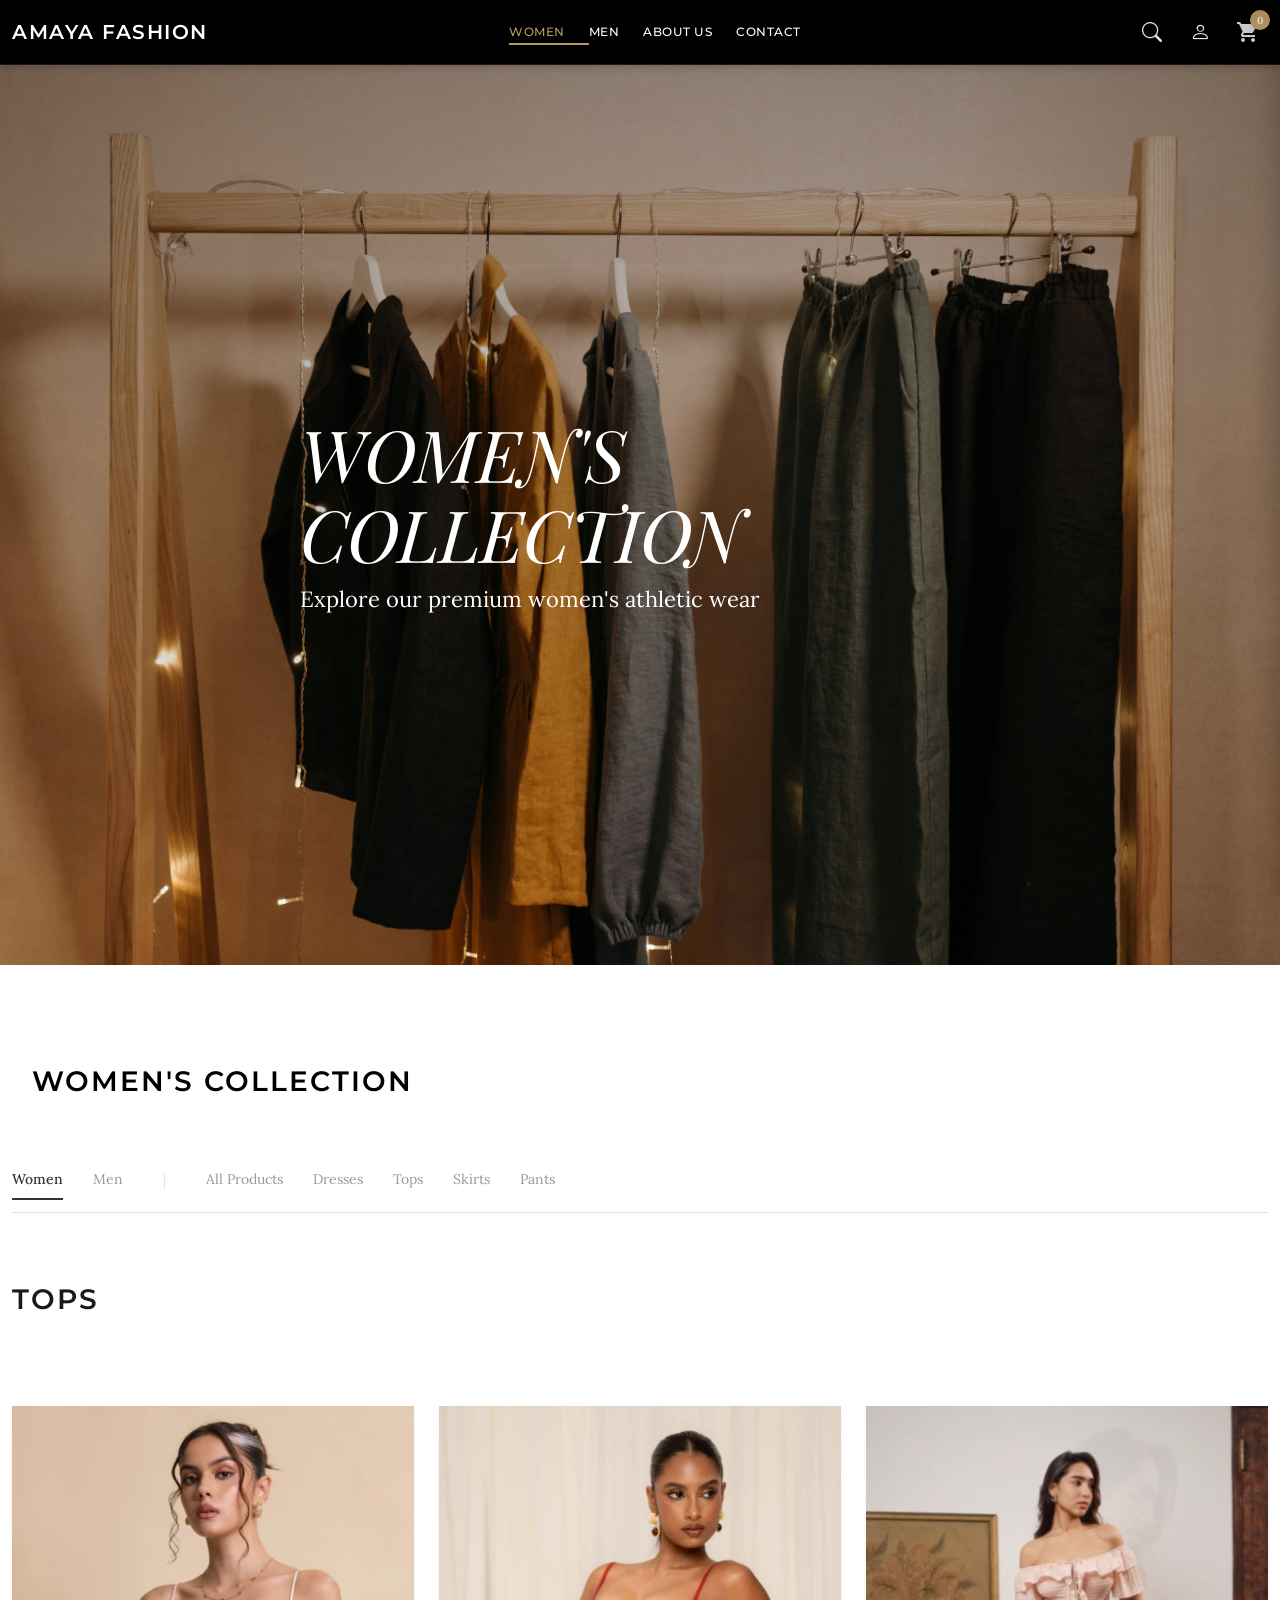
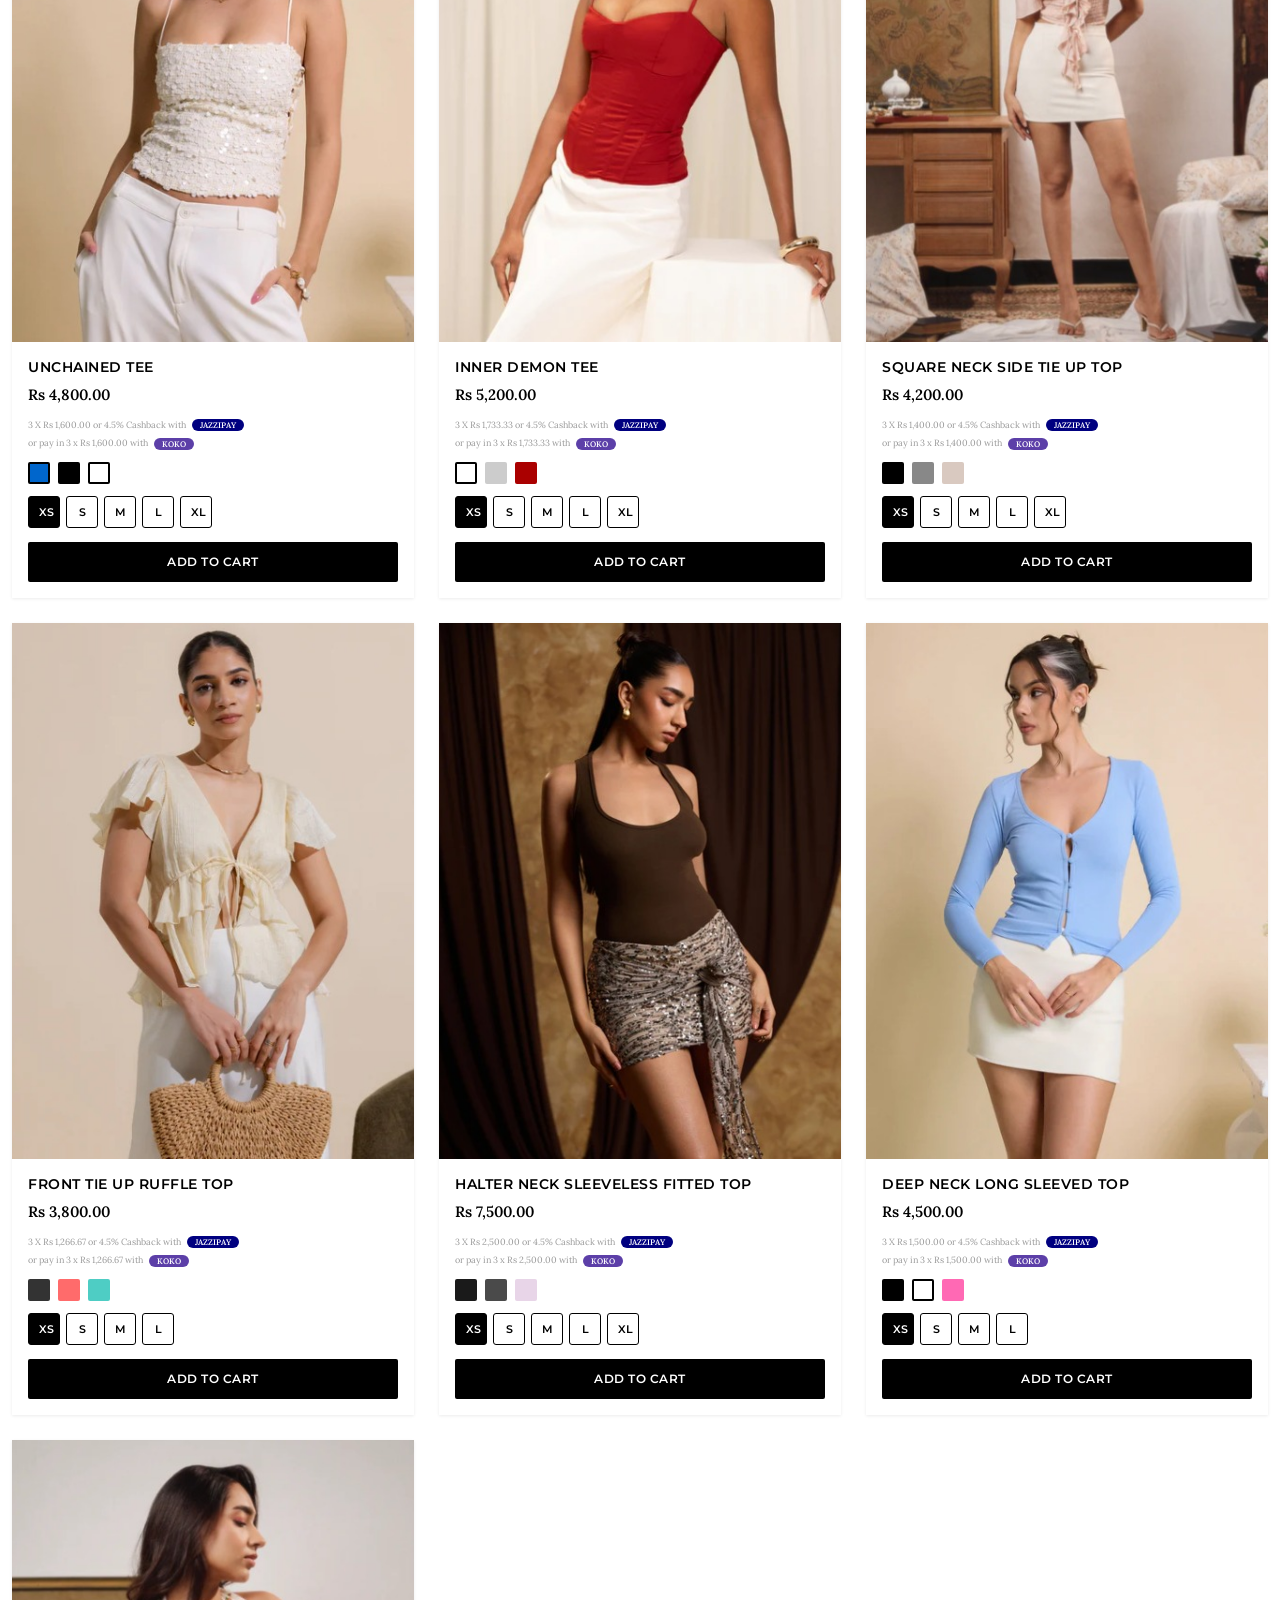
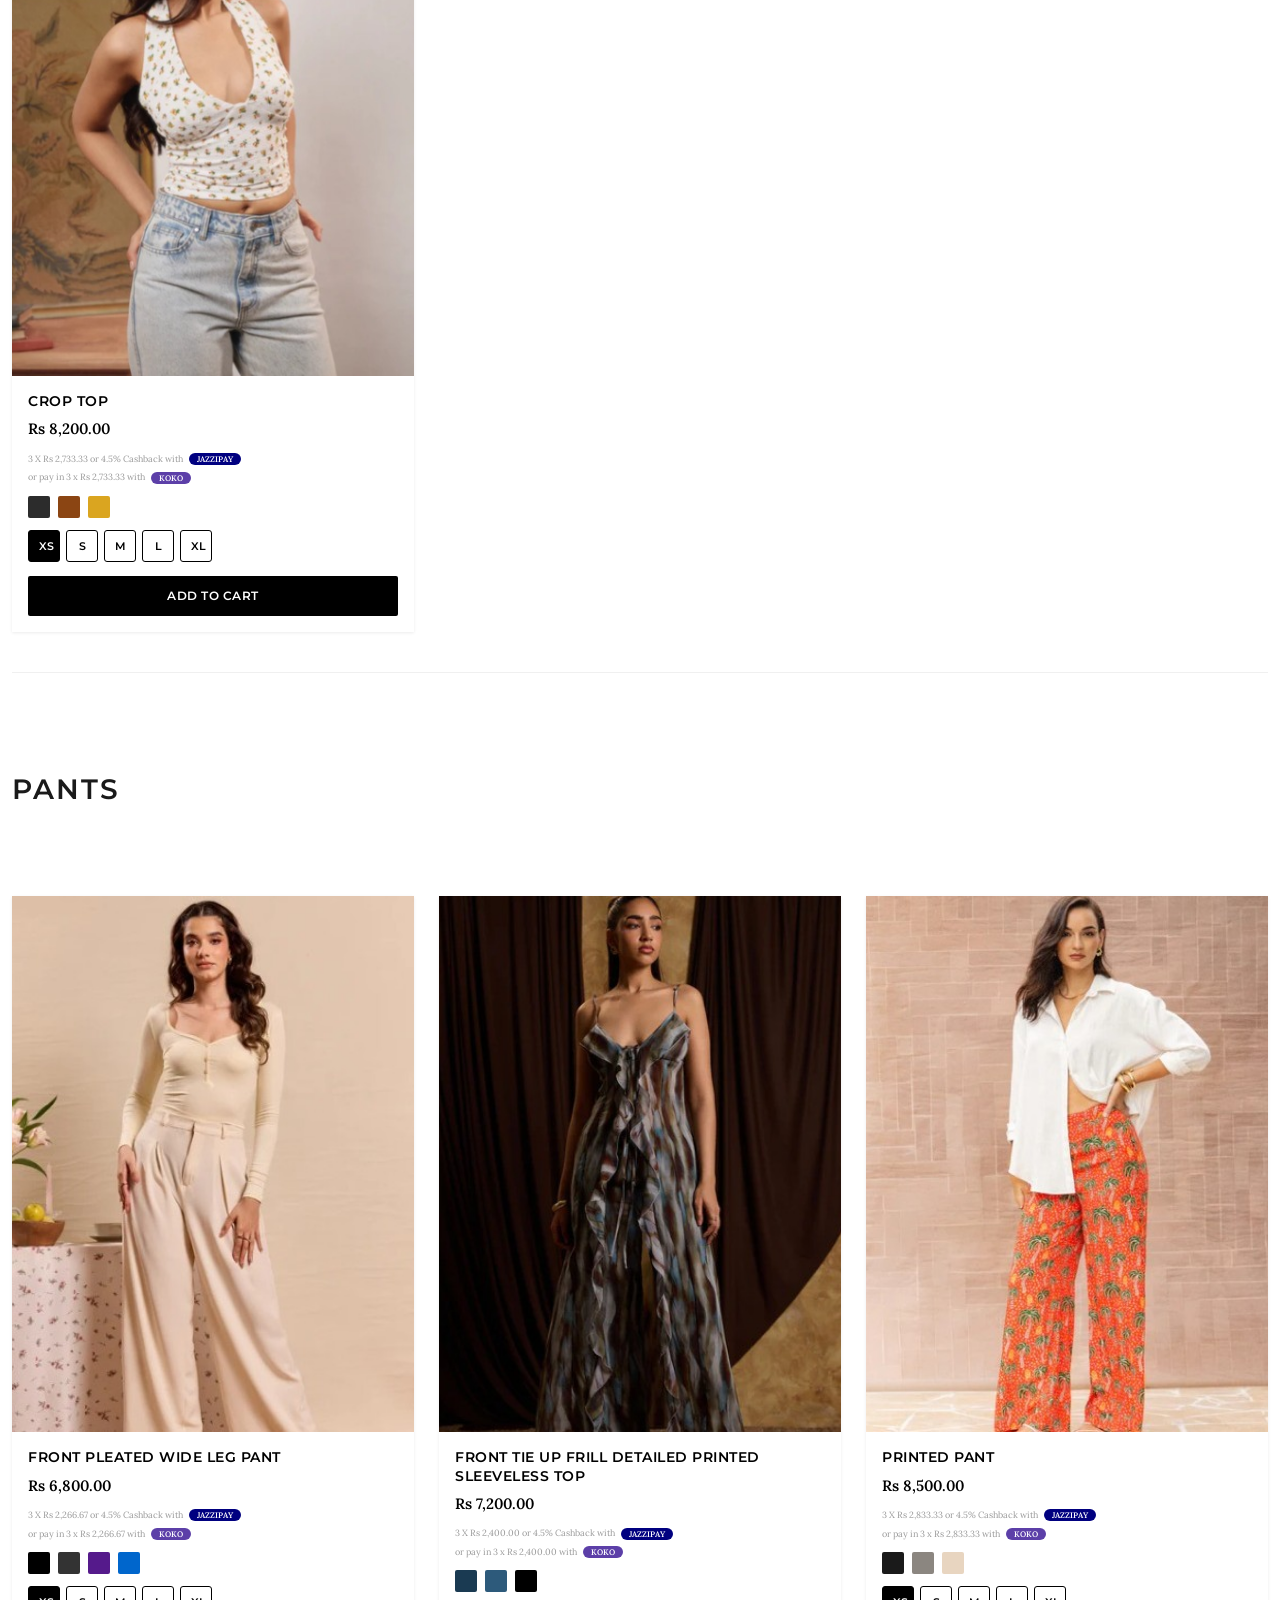
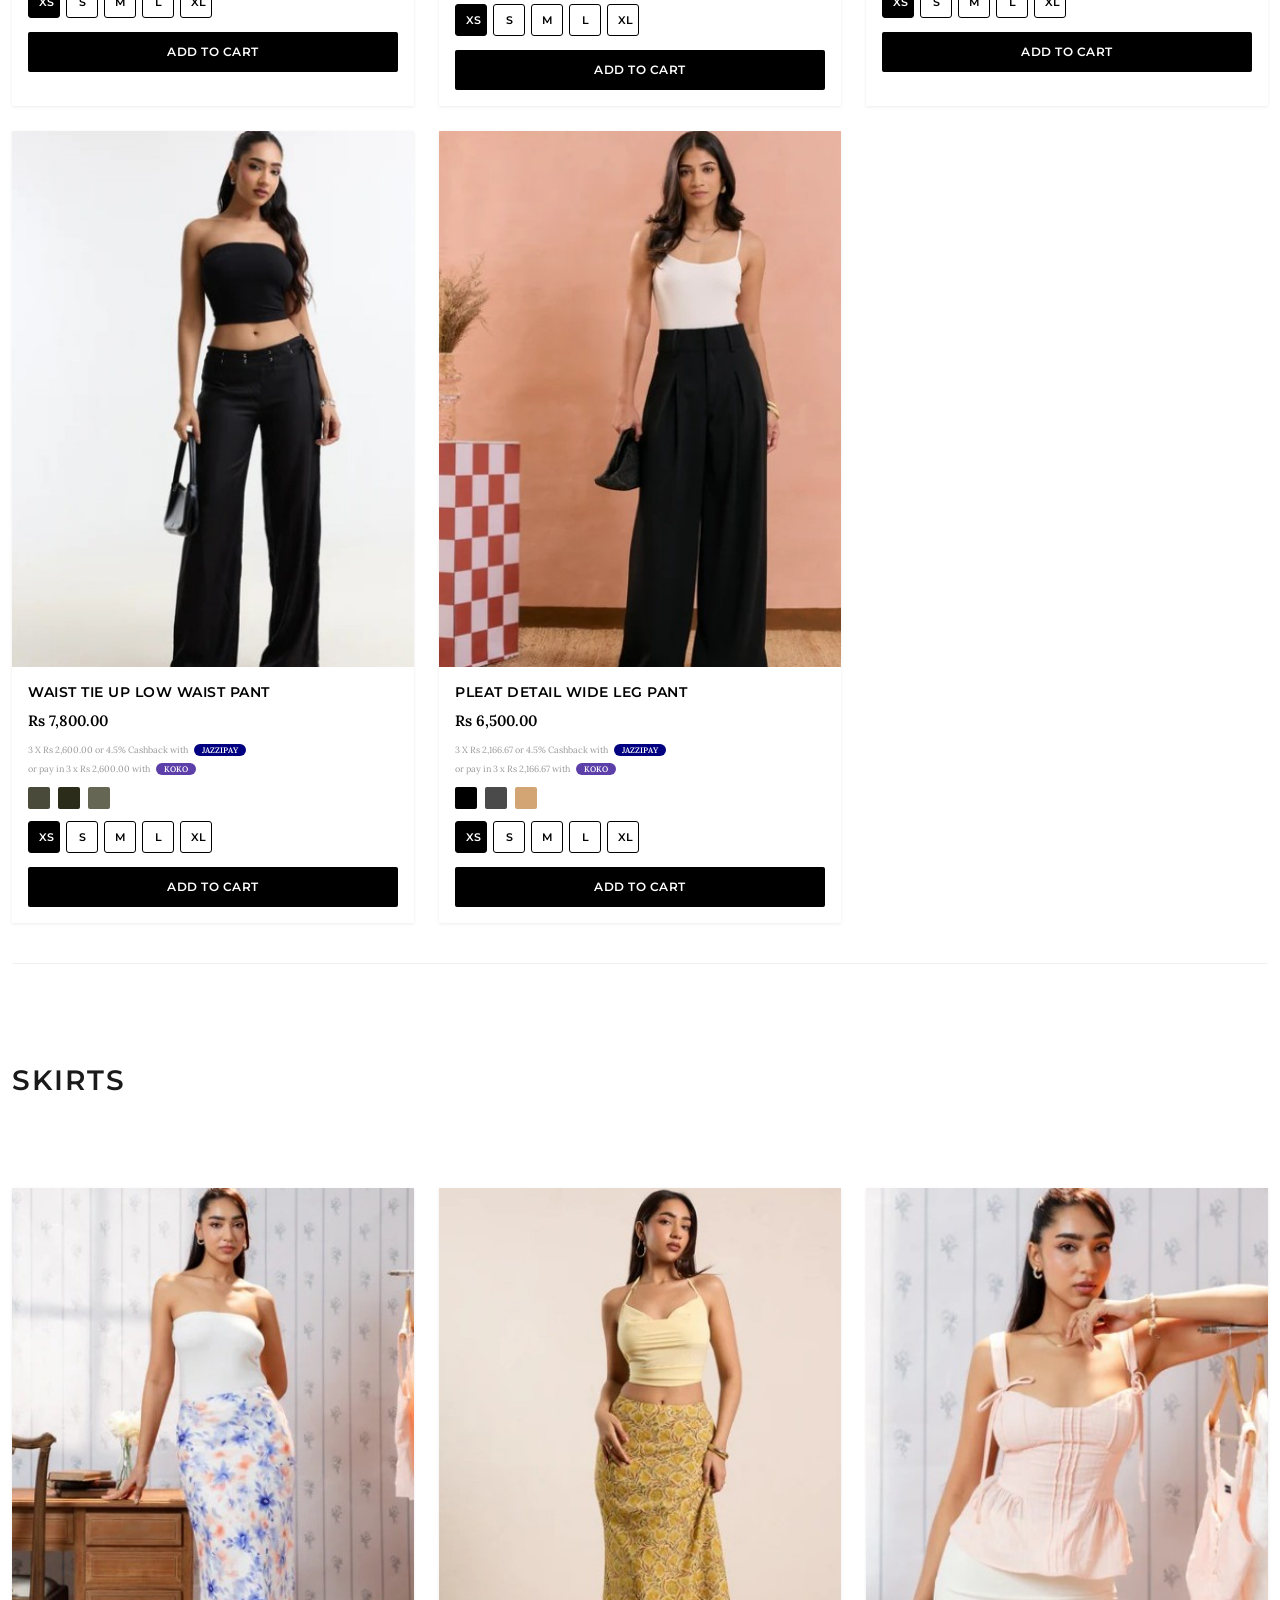
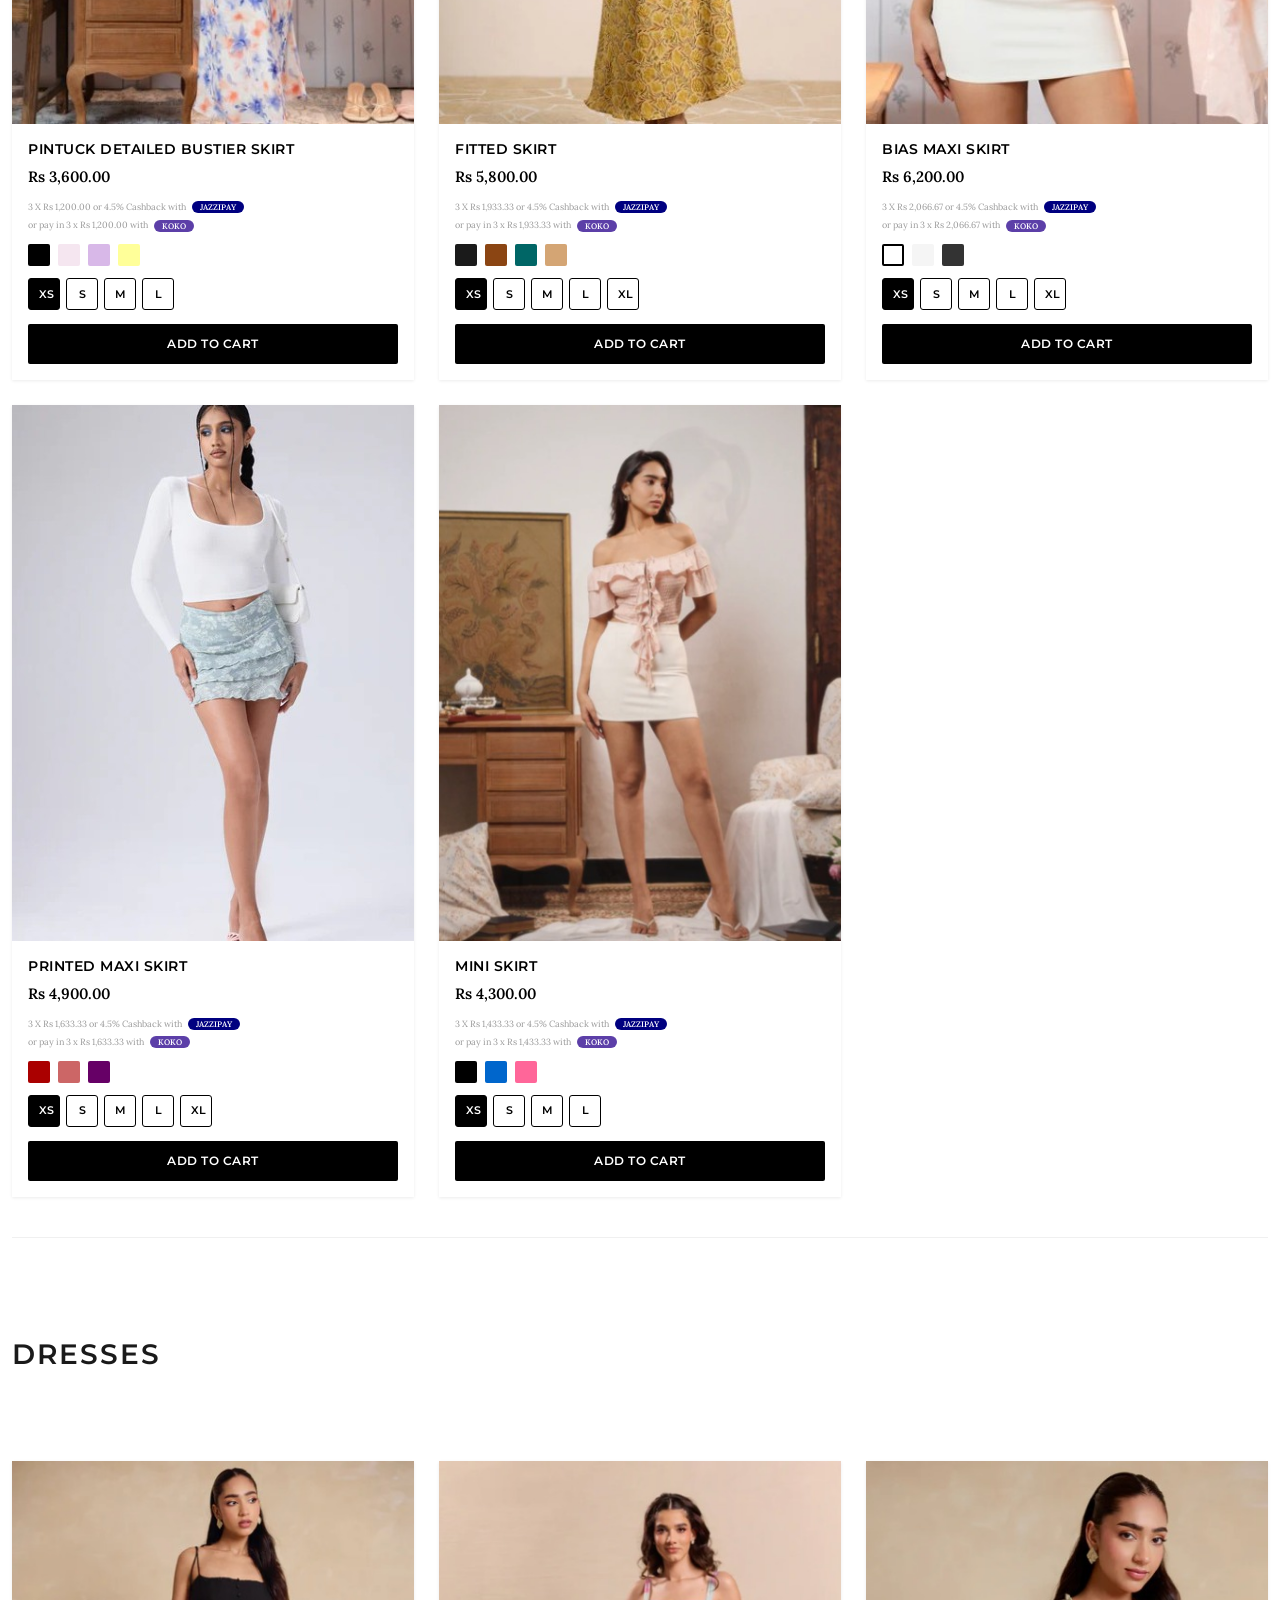
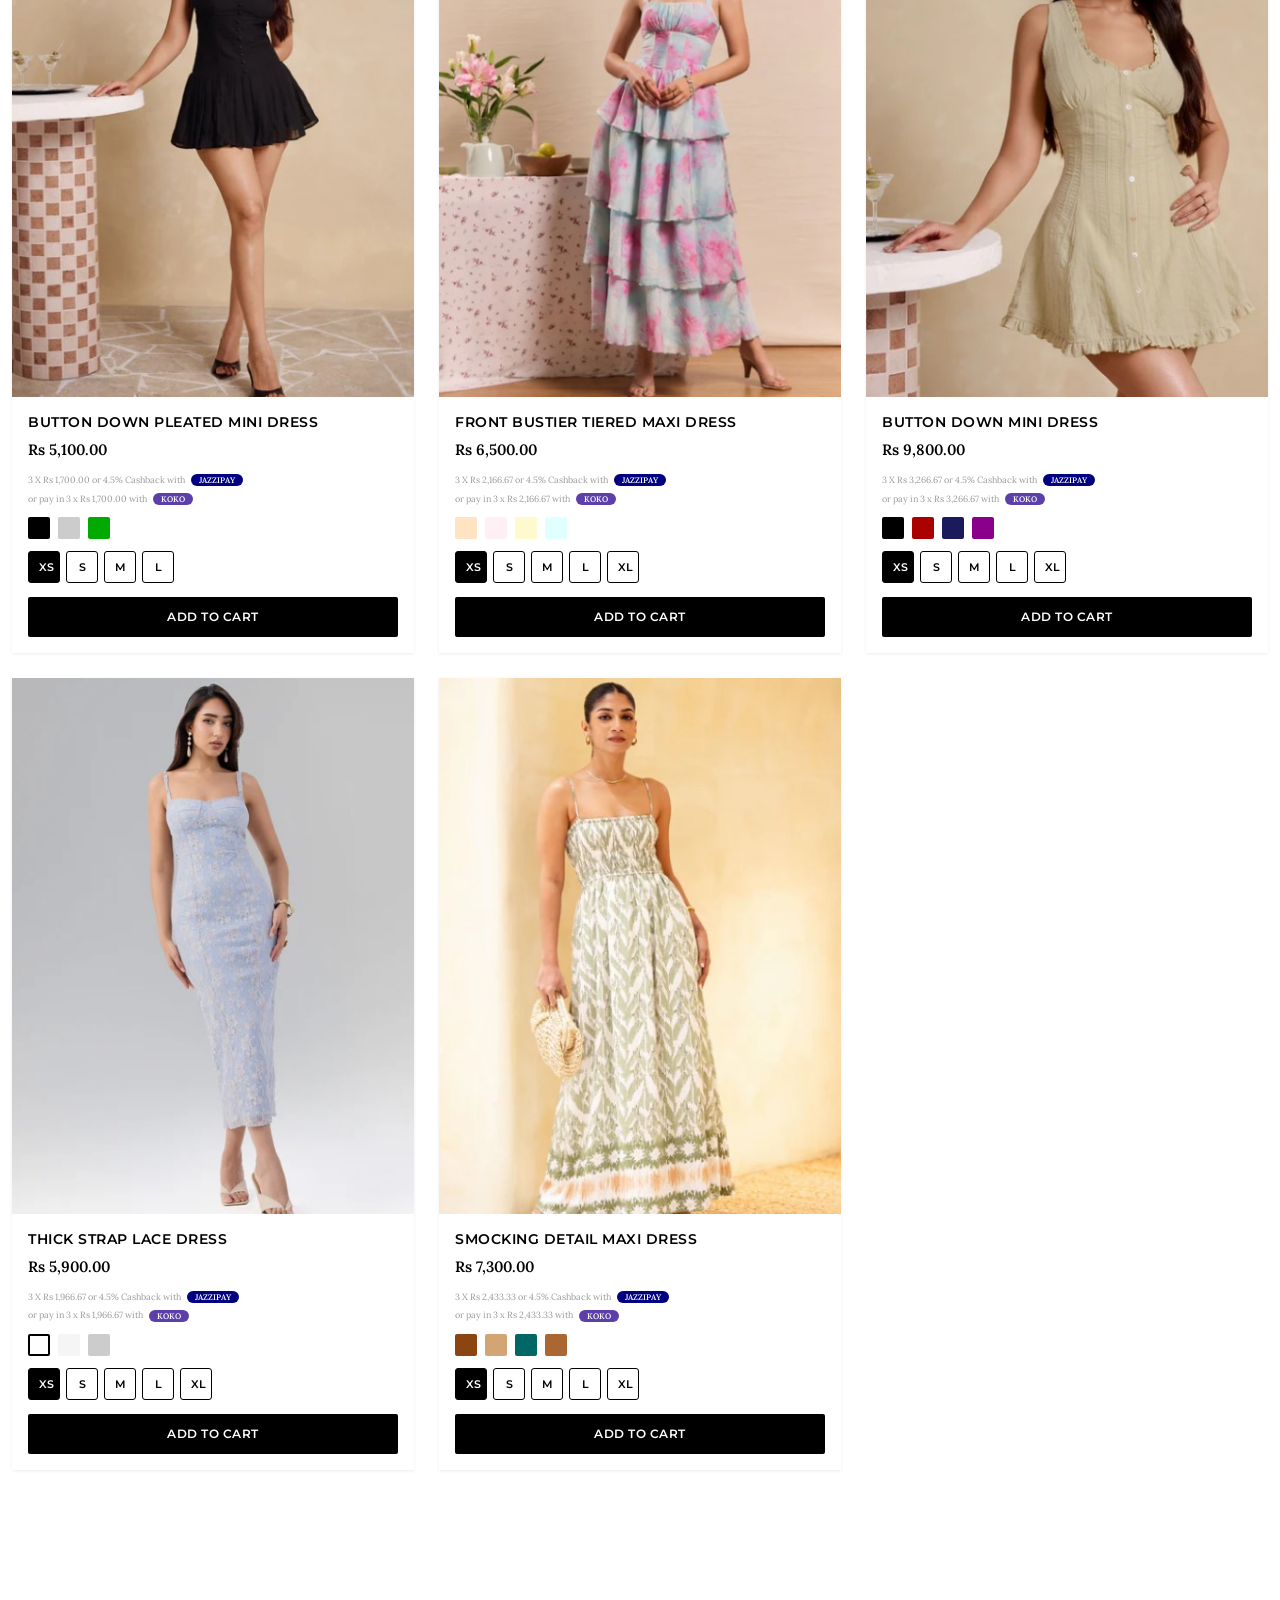
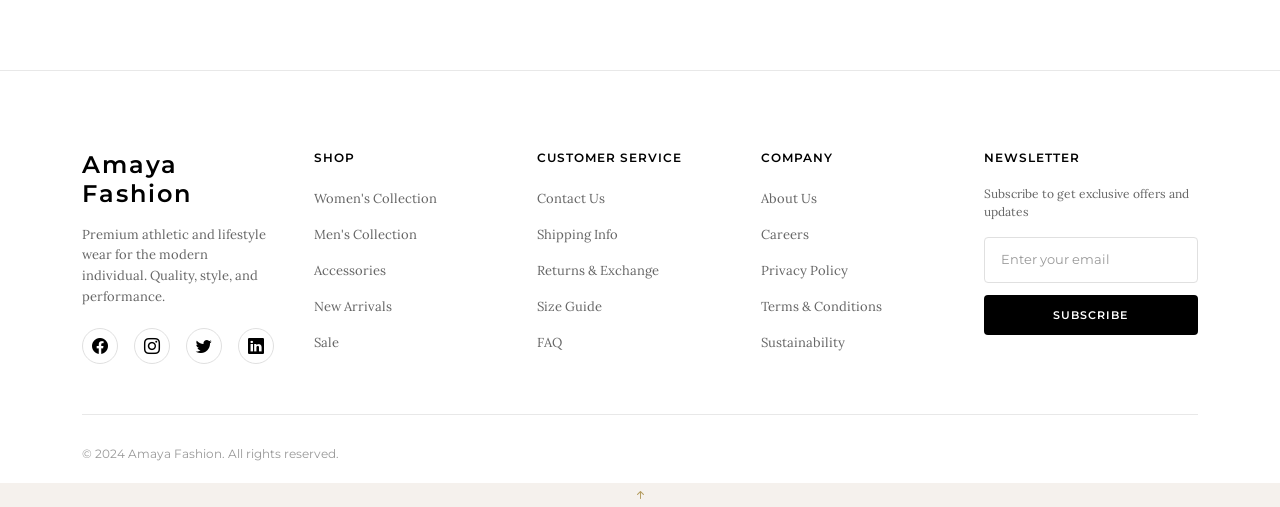
<file: women.html>
<!DOCTYPE html>
<html lang="en">

<head>
  <meta charset="utf-8">
  <meta content="width=device-width, initial-scale=1.0" name="viewport">
  <title>Amaya Fashion</title>
  <meta name="description" content="">
  <meta name="keywords" content="">

  <!-- Favicons -->

  <!-- Fonts -->
  <link rel="preconnect" href="https://fonts.googleapis.com">
  <link rel="preconnect" href="https://fonts.gstatic.com" crossorigin>
  <link href="https://fonts.googleapis.com/css2?family=Lora:ital,wght@0,400;0,600;0,700;1,400&family=Playfair+Display:ital,wght@0,400;0,700;0,900;1,700&family=Montserrat:ital,wght@0,300;0,400;0,500;0,600;0,700;1,400&display=swap" rel="stylesheet">

  <!-- Vendor CSS Files -->
  <link href="assets/vendor/bootstrap/css/bootstrap.min.css" rel="stylesheet">
  <link href="assets/vendor/bootstrap-icons/bootstrap-icons.css" rel="stylesheet">
  <link href="assets/vendor/aos/aos.css" rel="stylesheet">
  <link href="assets/vendor/swiper/swiper-bundle.min.css" rel="stylesheet">
  <link href="assets/vendor/glightbox/css/glightbox.min.css" rel="stylesheet">
  
  <!-- Material Icons -->
  <link href="https://fonts.googleapis.com/icon?family=Material+Icons" rel="stylesheet">

  <!-- Main CSS File -->
  <link href="assets/css/main.css" rel="stylesheet">
</head>

<body class="index-page">

  <header id="header" class="header d-flex align-items-center dark-header sticky-top">
    <div class="container-fluid position-relative d-flex align-items-center justify-content-between">

      <a href="index.html" class="logo d-flex align-items-center me-auto me-xl-0">
        <h1 class="sitename">Amaya Fashion</h1>
      </a>

      <nav id="navmenu" class="navmenu">
        <ul>
          <li><a href="women.html" class="active">WOMEN</a></li>
          <li><a href="men.html">MEN</a></li>
          <li><a href="about.html">ABOUT US</a></li>
          <li><a href="contact.html">CONTACT</a></li>
        </ul>
        <i class="mobile-nav-toggle d-xl-none bi bi-list"></i>
      </nav>

      <div class="nav-icons">
        <button class="nav-icon search-icon" id="searchBtn" title="Search" style="background: none; border: none; cursor: pointer; padding: 0;">
          <i class="bi bi-search"></i>
        </button>
        <a href="profile.php" class="nav-icon profile-icon" title="My Account">
  <i class="bi bi-person"></i>
        </a>
        <a href="cart.html" class="nav-icon cart-icon" title="Shopping Cart">
          <i class="material-icons">shopping_cart</i>
          <span class="cart-badge">0</span>
        </a>
      </div>
    </div>
  </header>

  <!-- Search Modal -->
  <div id="searchModal" class="search-modal">
    <div class="search-modal-content">
      <button class="search-modal-close">&times;</button>
      <div class="search-modal-header">
        <h2>Search Products</h2>
      </div>
      <div class="search-modal-body">
        <input type="text" id="searchInput" class="search-input" placeholder="Search products by name...">
        <div id="searchResults" class="search-results"></div>
      </div>
    </div>
  </div>

  <main class="main">

    <!-- Hero Section -->
    <section id="hero" class="hero section hero-dark">

      <img src="assets/img/women.jpg" alt="Hero Background" data-aos="fade-in">

      <div class="hero-content" data-aos="fade-up" data-aos-delay="300">
        <h2 class="hero-title">WOMEN'S COLLECTION</h2>
        <p class="hero-subtitle">Explore our premium women's athletic wear</p>
      </div>

    </section><!-- /Hero Section -->

    <!-- Shop Women's Collection Section -->
    <section id="shop-womens-collection" class="shop-new-collection section">
      <div class="container-fluid">
        <div class="collection-header">
          <h2>Women's Collection</h2>
        </div>

        <!-- Category Filter Bar -->
        <div class="filter-bar">
          <div class="category-tabs">
            <a href="women.html" class="category-tab-link active">Women</a>
            <a href="men.html" class="category-tab-link">Men</a>
            <span class="category-divider">|</span>
            <a href="#all-products" class="category-tab-link">All Products</a>
            <a href="#dresses-section" class="category-tab-link">Dresses</a>
            <a href="#tops-section" class="category-tab-link">Tops</a>
            <a href="#skirts-section" class="category-tab-link">Skirts</a>
            <a href="#pants-section" class="category-tab-link">Pants</a>
          </div>
          
         <div class="filter-actions">
            <button class="btn-filter" id="filterBtn" title="Open Filters">
              <i class="bi bi-funnel"></i> Filter
            </button>
            <button class="btn-search" id="searchBtn" title="Search Products">
              <i class="bi bi-search"></i> Search
            </button>
          </div>
        </div>

        <!-- TOPS SECTION -->
        <div class="product-section" id="tops-section">
          <h2 class="section-title">TOPS</h2>
          <div class="collection-carousel-wrapper">
            <button class="carousel-control prev-btn" aria-label="Previous"><i class="bi bi-chevron-left"></i></button>
            
            <div class="products-scroll">
              <!-- Product 2: Unchained Tee -->
              <div class="product-item" data-category="tops">
                <div class="product-image">
                  <img src="assets/img/womens/top2.jpeg" alt="Unchained Women's Tee">
                </div>
                <div class="product-info">
                  <h3>UNCHAINED TEE</h3>
                  <p class="price">Rs 4,800.00</p>
                  
                  <div class="payment-details">
                    <div class="payment-row">
                      <span class="payment-label">3 X Rs 1,600.00 or 4.5% Cashback with</span>
                      <span class="badge jazzipay">JazziPay</span>
                    </div>
                    <div class="payment-row">
                      <span class="payment-label">or pay in 3 x Rs 1,600.00 with</span>
                      <span class="badge koko">KOKO</span>
                    </div>
                  </div>

                  <div class="color-options">
                    <div class="color-swatch" style="background-color: #0066cc; border: 2px solid #000;"></div>
                    <div class="color-swatch" style="background-color: #000000;"></div>
                    <div class="color-swatch" style="background-color: #ffffff; border: 2px solid #000;"></div>
                  </div>

                  <div class="size-options">
                    <button class="size-btn">XS</button>
                    <button class="size-btn">S</button>
                    <button class="size-btn">M</button>
                    <button class="size-btn">L</button>
                    <button class="size-btn">XL</button>
                  </div>

                  <button class="btn-add-cart">ADD TO CART</button>
                </div>
              </div>

              <!-- Product 3: Inner Demon Tee -->
              <div class="product-item" data-category="tops">
                <div class="product-image">
                  <img src="assets/img/womens/top3.jpeg" alt="Inner Demon Women's Tee">
                </div>
                <div class="product-info">
                  <h3>INNER DEMON TEE</h3>
                  <p class="price">Rs 5,200.00</p>
                  
                  <div class="payment-details">
                    <div class="payment-row">
                      <span class="payment-label">3 X Rs 1,733.33 or 4.5% Cashback with</span>
                      <span class="badge jazzipay">JazziPay</span>
                    </div>
                    <div class="payment-row">
                      <span class="payment-label">or pay in 3 x Rs 1,733.33 with</span>
                      <span class="badge koko">KOKO</span>
                    </div>
                  </div>

                  <div class="color-options">
                    <div class="color-swatch" style="background-color: #ffffff; border: 2px solid #000;"></div>
                    <div class="color-swatch" style="background-color: #cccccc;"></div>
                    <div class="color-swatch" style="background-color: #aa0000;"></div>
                  </div>

                  <div class="size-options">
                    <button class="size-btn">XS</button>
                    <button class="size-btn">S</button>
                    <button class="size-btn">M</button>
                    <button class="size-btn">L</button>
                    <button class="size-btn">XL</button>
                  </div>

                  <button class="btn-add-cart">ADD TO CART</button>
                </div>
              </div>

              <!-- Product 4: Linear Tee -->
              <div class="product-item" data-category="tops">
                <div class="product-image">
                  <img src="assets/img/womens/top8.jpeg" alt="Linear Women's Tee">
                </div>
                <div class="product-info">
                  <h3> Square neck side tie up top</h3>
                  <p class="price">Rs 4,200.00</p>
                  
                  <div class="payment-details">
                    <div class="payment-row">
                      <span class="payment-label">3 X Rs 1,400.00 or 4.5% Cashback with</span>
                      <span class="badge jazzipay">JazziPay</span>
                    </div>
                    <div class="payment-row">
                      <span class="payment-label">or pay in 3 x Rs 1,400.00 with</span>
                      <span class="badge koko">KOKO</span>
                    </div>
                  </div>

                  <div class="color-options">
                    <div class="color-swatch" style="background-color: #000000;"></div>
                    <div class="color-swatch" style="background-color: #888888;"></div>
                    <div class="color-swatch" style="background-color: #d9c9c0;"></div>
                  </div>

                  <div class="size-options">
                    <button class="size-btn">XS</button>
                    <button class="size-btn">S</button>
                    <button class="size-btn">M</button>
                    <button class="size-btn">L</button>
                    <button class="size-btn">XL</button>
                  </div>

                  <button class="btn-add-cart">ADD TO CART</button>
                </div>
              </div>

              <!-- Product 5: Performance Tank -->
              <div class="product-item" data-category="tops">
                <div class="product-image">
                  <img src="assets/img/womens/top5.jpeg" alt="Women's Performance Tank">
                </div>
                <div class="product-info">
                  <h3> Front tie up ruffle top</h3>
                  <p class="price">Rs 3,800.00</p>
                  
                  <div class="payment-details">
                    <div class="payment-row">
                      <span class="payment-label">3 X Rs 1,266.67 or 4.5% Cashback with</span>
                      <span class="badge jazzipay">JazziPay</span>
                    </div>
                    <div class="payment-row">
                      <span class="payment-label">or pay in 3 x Rs 1,266.67 with</span>
                      <span class="badge koko">KOKO</span>
                    </div>
                  </div>

                  <div class="color-options">
                    <div class="color-swatch" style="background-color: #333333;"></div>
                    <div class="color-swatch" style="background-color: #ff6b6b;"></div>
                    <div class="color-swatch" style="background-color: #4ecdc4;"></div>
                  </div>

                  <div class="size-options">
                    <button class="size-btn">XS</button>
                    <button class="size-btn">S</button>
                    <button class="size-btn">M</button>
                    <button class="size-btn">L</button>
                  </div>

                  <button class="btn-add-cart">ADD TO CART</button>
                </div>
              </div>

              <!-- Product 6: Elite Hoodie -->
              <div class="product-item" data-category="tops">
                <div class="product-image">
                  <img src="assets/img/womens/top6.jpeg" alt="Elite Women's Hoodie">
                </div>
                <div class="product-info">
                  <h3>Halter neck sleeveless fitted top</h3>
                  <p class="price">Rs 7,500.00</p>
                  
                  <div class="payment-details">
                    <div class="payment-row">
                      <span class="payment-label">3 X Rs 2,500.00 or 4.5% Cashback with</span>
                      <span class="badge jazzipay">JazziPay</span>
                    </div>
                    <div class="payment-row">
                      <span class="payment-label">or pay in 3 x Rs 2,500.00 with</span>
                      <span class="badge koko">KOKO</span>
                    </div>
                  </div>

                  <div class="color-options">
                    <div class="color-swatch" style="background-color: #1a1a1a;"></div>
                    <div class="color-swatch" style="background-color: #4a4a4a;"></div>
                    <div class="color-swatch" style="background-color: #e8d5e8;"></div>
                  </div>

                  <div class="size-options">
                    <button class="size-btn">XS</button>
                    <button class="size-btn">S</button>
                    <button class="size-btn">M</button>
                    <button class="size-btn">L</button>
                    <button class="size-btn">XL</button>
                  </div>

                  <button class="btn-add-cart">ADD TO CART</button>
                </div>
              </div>

              <!-- Product 8: Sports Bra -->
              <div class="product-item" data-category="tops">
                <div class="product-image">
                  <img src="assets/img/womens/top4.jpeg" alt="Women's Sports Bra">
                </div>
                <div class="product-info">
                  <h3>Deep neck long sleeved top</h3>
                  <p class="price">Rs 4,500.00</p>
                  
                  <div class="payment-details">
                    <div class="payment-row">
                      <span class="payment-label">3 X Rs 1,500.00 or 4.5% Cashback with</span>
                      <span class="badge jazzipay">JazziPay</span>
                    </div>
                    <div class="payment-row">
                      <span class="payment-label">or pay in 3 x Rs 1,500.00 with</span>
                      <span class="badge koko">KOKO</span>
                    </div>
                  </div>

                  <div class="color-options">
                    <div class="color-swatch" style="background-color: #000000;"></div>
                    <div class="color-swatch" style="background-color: #ffffff; border: 2px solid #000;"></div>
                    <div class="color-swatch" style="background-color: #ff69b4;"></div>
                  </div>

                  <div class="size-options">
                    <button class="size-btn">XS</button>
                    <button class="size-btn">S</button>
                    <button class="size-btn">M</button>
                    <button class="size-btn">L</button>
                  </div>

                  <button class="btn-add-cart">ADD TO CART</button>
                </div>
              </div>

              <!-- Product 9: Oversized Hoodie -->
              <div class="product-item" data-category="tops">
                <div class="product-image">
                  <img src="assets/img/womens/top7.jpeg" alt="Women's Oversized Hoodie">
                </div>
                <div class="product-info">
                  <h3>crop top</h3>
                  <p class="price">Rs 8,200.00</p>
                  
                  <div class="payment-details">
                    <div class="payment-row">
                      <span class="payment-label">3 X Rs 2,733.33 or 4.5% Cashback with</span>
                      <span class="badge jazzipay">JazziPay</span>
                    </div>
                    <div class="payment-row">
                      <span class="payment-label">or pay in 3 x Rs 2,733.33 with</span>
                      <span class="badge koko">KOKO</span>
                    </div>
                  </div>

                  <div class="color-options">
                    <div class="color-swatch" style="background-color: #2c2c2c;"></div>
                    <div class="color-swatch" style="background-color: #8b4513;"></div>
                    <div class="color-swatch" style="background-color: #daa520;"></div>
                  </div>

                  <div class="size-options">
                    <button class="size-btn">XS</button>
                    <button class="size-btn">S</button>
                    <button class="size-btn">M</button>
                    <button class="size-btn">L</button>
                    <button class="size-btn">XL</button>
                  </div>

                  <button class="btn-add-cart" href="cart.html">ADD TO CART</button>
                </div>
              </div>
            </div>
            <button class="carousel-control next-btn" aria-label="Next"><i class="bi bi-chevron-right"></i></button>
          </div>
        </div>

        <!-- PANTS SECTION -->
        <div class="product-section" id="pants-section">
          <h2 class="section-title">PANTS</h2>
          <div class="collection-carousel-wrapper">
            <button class="carousel-control prev-btn" aria-label="Previous"><i class="bi bi-chevron-left"></i></button>
            
            <div class="products-scroll">
              <!-- Product 1: Fitted Leggings -->
              <div class="product-item" data-category="pants">
                <div class="product-image">
                  <img src="assets/img/womens/pants1.jpeg" alt="Women's Fitted Leggings">
                </div>
                <div class="product-info">
                  <h3>Front pleated wide leg pant</h3>
                  <p class="price">Rs 6,800.00</p>
                  
                  <div class="payment-details">
                    <div class="payment-row">
                      <span class="payment-label">3 X Rs 2,266.67 or 4.5% Cashback with</span>
                      <span class="badge jazzipay">JazziPay</span>
                    </div>
                    <div class="payment-row">
                      <span class="payment-label">or pay in 3 x Rs 2,266.67 with</span>
                      <span class="badge koko">KOKO</span>
                    </div>
                  </div>

                  <div class="color-options">
                    <div class="color-swatch" style="background-color: #000000;"></div>
                    <div class="color-swatch" style="background-color: #333333;"></div>
                    <div class="color-swatch" style="background-color: #551a8b;"></div>
                    <div class="color-swatch" style="background-color: #0066cc;"></div>
                  </div>

                  <div class="size-options">
                    <button class="size-btn">XS</button>
                    <button class="size-btn">S</button>
                    <button class="size-btn">M</button>
                    <button class="size-btn">L</button>
                    <button class="size-btn">XL</button>
                  </div>

                  <button class="btn-add-cart">ADD TO CART</button>
                </div>
              </div>

              <!-- Product 2: Slim Fit Jeans -->
              <div class="product-item" data-category="pants">
                <div class="product-image">
                  <img src="assets/img/womens/pants2.jpeg" alt="Women's Slim Fit Jeans">
                </div>
                <div class="product-info">
                  <h3>Front tie up frill detailed printed sleeveless top</h3>
                  <p class="price">Rs 7,200.00</p>
                  
                  <div class="payment-details">
                    <div class="payment-row">
                      <span class="payment-label">3 X Rs 2,400.00 or 4.5% Cashback with</span>
                      <span class="badge jazzipay">JazziPay</span>
                    </div>
                    <div class="payment-row">
                      <span class="payment-label">or pay in 3 x Rs 2,400.00 with</span>
                      <span class="badge koko">KOKO</span>
                    </div>
                  </div>

                  <div class="color-options">
                    <div class="color-swatch" style="background-color: #1a3a52;"></div>
                    <div class="color-swatch" style="background-color: #2d5a7b;"></div>
                    <div class="color-swatch" style="background-color: #000000;"></div>
                  </div>

                  <div class="size-options">
                    <button class="size-btn">XS</button>
                    <button class="size-btn">S</button>
                    <button class="size-btn">M</button>
                    <button class="size-btn">L</button>
                    <button class="size-btn">XL</button>
                  </div>

                  <button class="btn-add-cart">ADD TO CART</button>
                </div>
              </div>

              <!-- Product 3: Wide Leg Trousers -->
              <div class="product-item" data-category="pants">
                <div class="product-image">
                  <img src="assets/img/womens/pants3.jpeg" alt="Women's Wide Leg Trousers">
                </div>
                <div class="product-info">
                  <h3>Printed Pant</h3>
                  <p class="price">Rs 8,500.00</p>
                  
                  <div class="payment-details">
                    <div class="payment-row">
                      <span class="payment-label">3 X Rs 2,833.33 or 4.5% Cashback with</span>
                      <span class="badge jazzipay">JazziPay</span>
                    </div>
                    <div class="payment-row">
                      <span class="payment-label">or pay in 3 x Rs 2,833.33 with</span>
                      <span class="badge koko">KOKO</span>
                    </div>
                  </div>

                  <div class="color-options">
                    <div class="color-swatch" style="background-color: #1a1a1a;"></div>
                    <div class="color-swatch" style="background-color: #8b8680;"></div>
                    <div class="color-swatch" style="background-color: #e8d5c0;"></div>
                  </div>

                  <div class="size-options">
                    <button class="size-btn">XS</button>
                    <button class="size-btn">S</button>
                    <button class="size-btn">M</button>
                    <button class="size-btn">L</button>
                    <button class="size-btn">XL</button>
                  </div>

                  <button class="btn-add-cart">ADD TO CART</button>
                </div>
              </div>

              <!-- Product 4: Cargo Pants -->
              <div class="product-item" data-category="pants">
                <div class="product-image">
                  <img src="assets/img/womens/pants4.jpeg" alt="Women's Cargo Pants">
                </div>
                <div class="product-info">
                  <h3>Waist tie up low waist pant</h3>
                  <p class="price">Rs 7,800.00</p>
                  
                  <div class="payment-details">
                    <div class="payment-row">
                      <span class="payment-label">3 X Rs 2,600.00 or 4.5% Cashback with</span>
                      <span class="badge jazzipay">JazziPay</span>
                    </div>
                    <div class="payment-row">
                      <span class="payment-label">or pay in 3 x Rs 2,600.00 with</span>
                      <span class="badge koko">KOKO</span>
                    </div>
                  </div>

                  <div class="color-options">
                    <div class="color-swatch" style="background-color: #4a4a3a;"></div>
                    <div class="color-swatch" style="background-color: #2c2c1a;"></div>
                    <div class="color-swatch" style="background-color: #666655;"></div>
                  </div>

                  <div class="size-options">
                    <button class="size-btn">XS</button>
                    <button class="size-btn">S</button>
                    <button class="size-btn">M</button>
                    <button class="size-btn">L</button>
                    <button class="size-btn">XL</button>
                  </div>

                  <button class="btn-add-cart">ADD TO CART</button>
                </div>
              </div>

              <!-- Product 5: Elastic Waist Pants -->
              <div class="product-item" data-category="pants">
                <div class="product-image">
                  <img src="assets/img/womens/pants5.jpeg" alt="Women's Elastic Waist Pants">
                </div>
                <div class="product-info">
                  <h3> pleat detail wide leg pant</h3>
                  <p class="price">Rs 6,500.00</p>
                  
                  <div class="payment-details">
                    <div class="payment-row">
                      <span class="payment-label">3 X Rs 2,166.67 or 4.5% Cashback with</span>
                      <span class="badge jazzipay">JazziPay</span>
                    </div>
                    <div class="payment-row">
                      <span class="payment-label">or pay in 3 x Rs 2,166.67 with</span>
                      <span class="badge koko">KOKO</span>
                    </div>
                  </div>

                  <div class="color-options">
                    <div class="color-swatch" style="background-color: #000000;"></div>
                    <div class="color-swatch" style="background-color: #4a4a4a;"></div>
                    <div class="color-swatch" style="background-color: #d4a574;"></div>
                  </div>

                  <div class="size-options">
                    <button class="size-btn">XS</button>
                    <button class="size-btn">S</button>
                    <button class="size-btn">M</button>
                    <button class="size-btn">L</button>
                    <button class="size-btn">XL</button>
                  </div>

                  <button class="btn-add-cart">ADD TO CART</button>
                </div>
              </div>
            </div>
            <button class="carousel-control next-btn" aria-label="Next"><i class="bi bi-chevron-right"></i></button>
          </div>
        </div>

        <!-- SKIRTS SECTION -->
        <div class="product-section" id="skirts-section">
          <h2 class="section-title">SKIRTS</h2>
          <div class="collection-carousel-wrapper">
            <button class="carousel-control prev-btn" aria-label="Previous"><i class="bi bi-chevron-left"></i></button>
            
            <div class="products-scroll">
              <!-- Product 1: Scarlet Flex Crop -->
              <div class="product-item" data-category="skirts">
                <div class="product-image">
                  <img src="assets/img/womens/skirt1.jpeg" alt="Scarlet Flex Crop">
                </div>
                <div class="product-info">
                  <h3>Pintuck Detailed Bustier Skirt</h3>
                  <p class="price">Rs 3,600.00</p>
                  
                  <div class="payment-details">
                    <div class="payment-row">
                      <span class="payment-label">3 X Rs 1,200.00 or 4.5% Cashback with</span>
                      <span class="badge jazzipay">JazziPay</span>
                    </div>
                    <div class="payment-row">
                      <span class="payment-label">or pay in 3 x Rs 1,200.00 with</span>
                      <span class="badge koko">KOKO</span>
                    </div>
                  </div>

                  <div class="color-options">
                    <div class="color-swatch" style="background-color: #000000;"></div>
                    <div class="color-swatch" style="background-color: #f5e6f0;"></div>
                    <div class="color-swatch" style="background-color: #d8b8e8;"></div>
                    <div class="color-swatch" style="background-color: #ffff99;"></div>
                  </div>

                  <div class="size-options">
                    <button class="size-btn">XS</button>
                    <button class="size-btn">S</button>
                    <button class="size-btn">M</button>
                    <button class="size-btn">L</button>
                  </div>

                  <button class="btn-add-cart">ADD TO CART</button>
                </div>
              </div>

              <!-- Product 2: Midi Skirt -->
              <div class="product-item" data-category="skirts">
                <div class="product-image">
                  <img src="assets/img/womens/skirt2.jpeg" alt="Women's Midi Skirt">
                </div>
                <div class="product-info">
                  <h3>Fitted skirt</h3>
                  <p class="price">Rs 5,800.00</p>
                  
                  <div class="payment-details">
                    <div class="payment-row">
                      <span class="payment-label">3 X Rs 1,933.33 or 4.5% Cashback with</span>
                      <span class="badge jazzipay">JazziPay</span>
                    </div>
                    <div class="payment-row">
                      <span class="payment-label">or pay in 3 x Rs 1,933.33 with</span>
                      <span class="badge koko">KOKO</span>
                    </div>
                  </div>

                  <div class="color-options">
                    <div class="color-swatch" style="background-color: #1a1a1a;"></div>
                    <div class="color-swatch" style="background-color: #8b4513;"></div>
                    <div class="color-swatch" style="background-color: #006666;"></div>
                    <div class="color-swatch" style="background-color: #d4a574;"></div>
                  </div>

                  <div class="size-options">
                    <button class="size-btn">XS</button>
                    <button class="size-btn">S</button>
                    <button class="size-btn">M</button>
                    <button class="size-btn">L</button>
                    <button class="size-btn">XL</button>
                  </div>

                  <button class="btn-add-cart">ADD TO CART</button>
                </div>
              </div>

              <!-- Product 3: Pleated Skirt -->
              <div class="product-item" data-category="skirts">
                <div class="product-image">
                  <img src="assets/img/womens/skirt3.jpeg" alt="Women's Pleated Skirt">
                </div>
                <div class="product-info">
                  <h3> Bias Maxi Skirt </h3>
                  <p class="price">Rs 6,200.00</p>
                  
                  <div class="payment-details">
                    <div class="payment-row">
                      <span class="payment-label">3 X Rs 2,066.67 or 4.5% Cashback with</span>
                      <span class="badge jazzipay">JazziPay</span>
                    </div>
                    <div class="payment-row">
                      <span class="payment-label">or pay in 3 x Rs 2,066.67 with</span>
                      <span class="badge koko">KOKO</span>
                    </div>
                  </div>

                  <div class="color-options">
                    <div class="color-swatch" style="background-color: #ffffff; border: 2px solid #000;"></div>
                    <div class="color-swatch" style="background-color: #f5f5f5;"></div>
                    <div class="color-swatch" style="background-color: #333333;"></div>
                  </div>

                  <div class="size-options">
                    <button class="size-btn">XS</button>
                    <button class="size-btn">S</button>
                    <button class="size-btn">M</button>
                    <button class="size-btn">L</button>
                    <button class="size-btn">XL</button>
                  </div>

                  <button class="btn-add-cart">ADD TO CART</button>
                </div>
              </div>

              <!-- Product 4: A-Line Skirt -->
              <div class="product-item" data-category="skirts">
                <div class="product-image">
                  <img src="assets/img/womens/skirt4.jpeg" alt="Women's A-Line Skirt">
                </div>
                <div class="product-info">
                  <h3>Printed maxi skirt</h3>
                  <p class="price">Rs 4,900.00</p>
                  
                  <div class="payment-details">
                    <div class="payment-row">
                      <span class="payment-label">3 X Rs 1,633.33 or 4.5% Cashback with</span>
                      <span class="badge jazzipay">JazziPay</span>
                    </div>
                    <div class="payment-row">
                      <span class="payment-label">or pay in 3 x Rs 1,633.33 with</span>
                      <span class="badge koko">KOKO</span>
                    </div>
                  </div>

                  <div class="color-options">
                    <div class="color-swatch" style="background-color: #aa0000;"></div>
                    <div class="color-swatch" style="background-color: #cc6666;"></div>
                    <div class="color-swatch" style="background-color: #660066;"></div>
                  </div>

                  <div class="size-options">
                    <button class="size-btn">XS</button>
                    <button class="size-btn">S</button>
                    <button class="size-btn">M</button>
                    <button class="size-btn">L</button>
                    <button class="size-btn">XL</button>
                  </div>

                  <button class="btn-add-cart">ADD TO CART</button>
                </div>
              </div>

              <!-- Product 5: Mini Skirt -->
              <div class="product-item" data-category="skirts">
                <div class="product-image">
                  <img src="assets/img/womens/skirt.jpeg" alt="Women's Mini Skirt">
                </div>
                <div class="product-info">
                  <h3>MINI SKIRT</h3>
                  <p class="price">Rs 4,300.00</p>
                  
                  <div class="payment-details">
                    <div class="payment-row">
                      <span class="payment-label">3 X Rs 1,433.33 or 4.5% Cashback with</span>
                      <span class="badge jazzipay">JazziPay</span>
                    </div>
                    <div class="payment-row">
                      <span class="payment-label">or pay in 3 x Rs 1,433.33 with</span>
                      <span class="badge koko">KOKO</span>
                    </div>
                  </div>

                  <div class="color-options">
                    <div class="color-swatch" style="background-color: #000000;"></div>
                    <div class="color-swatch" style="background-color: #0066cc;"></div>
                    <div class="color-swatch" style="background-color: #ff6699;"></div>
                  </div>

                  <div class="size-options">
                    <button class="size-btn">XS</button>
                    <button class="size-btn">S</button>
                    <button class="size-btn">M</button>
                    <button class="size-btn">L</button>
                  </div>

                  <button class="btn-add-cart">ADD TO CART</button>
                </div>
              </div>
            </div>
            <button class="carousel-control next-btn" aria-label="Next"><i class="bi bi-chevron-right"></i></button>
          </div>
        </div>

        <!-- DRESSES SECTION -->
        <div class="product-section" id="dresses-section">
          <h2 class="section-title">DRESSES</h2>
          <div class="collection-carousel-wrapper">
            <button class="carousel-control prev-btn" aria-label="Previous"><i class="bi bi-chevron-left"></i></button>
            
            <div class="products-scroll">
              <!-- Product 1: Crop Pullover -->
              <div class="product-item" data-category="dresses">
                <div class="product-image">
                  <img src="assets/img/womens/dress1.jpeg" alt="Women's Crop Pullover">
                </div>
                <div class="product-info">
                  <h3> Button down pleated mini dress </h3>
                  <p class="price">Rs 5,100.00</p>
                  
                  <div class="payment-details">
                    <div class="payment-row">
                      <span class="payment-label">3 X Rs 1,700.00 or 4.5% Cashback with</span>
                      <span class="badge jazzipay">JazziPay</span>
                    </div>
                    <div class="payment-row">
                      <span class="payment-label">or pay in 3 x Rs 1,700.00 with</span>
                      <span class="badge koko">KOKO</span>
                    </div>
                  </div>

                  <div class="color-options">
                    <div class="color-swatch" style="background-color: #000000;"></div>
                    <div class="color-swatch" style="background-color: #cccccc;"></div>
                    <div class="color-swatch" style="background-color: #00aa00;"></div>
                  </div>

                  <div class="size-options">
                    <button class="size-btn">XS</button>
                    <button class="size-btn">S</button>
                    <button class="size-btn">M</button>
                    <button class="size-btn">L</button>
                  </div>

                  <button class="btn-add-cart">ADD TO CART</button>
                </div>
              </div>

              <!-- Product 2: Summer Dress -->
              <div class="product-item" data-category="dresses">
                <div class="product-image">
                  <img src="assets/img/womens/dress2.jpeg" alt="Women's Summer Dress">
                </div>
                <div class="product-info">
                  <h3>Front bustier tiered maxi dress</h3>
                  <p class="price">Rs 6,500.00</p>
                  
                  <div class="payment-details">
                    <div class="payment-row">
                      <span class="payment-label">3 X Rs 2,166.67 or 4.5% Cashback with</span>
                      <span class="badge jazzipay">JazziPay</span>
                    </div>
                    <div class="payment-row">
                      <span class="payment-label">or pay in 3 x Rs 2,166.67 with</span>
                      <span class="badge koko">KOKO</span>
                    </div>
                  </div>

                  <div class="color-options">
                    <div class="color-swatch" style="background-color: #ffe4c4;"></div>
                    <div class="color-swatch" style="background-color: #fff0f5;"></div>
                    <div class="color-swatch" style="background-color: #fffacd;"></div>
                    <div class="color-swatch" style="background-color: #e0ffff;"></div>
                  </div>

                  <div class="size-options">
                    <button class="size-btn">XS</button>
                    <button class="size-btn">S</button>
                    <button class="size-btn">M</button>
                    <button class="size-btn">L</button>
                    <button class="size-btn">XL</button>
                  </div>

                  <button class="btn-add-cart">ADD TO CART</button>
                </div>
              </div>

              <!-- Product 3: Evening Gown -->
              <div class="product-item" data-category="dresses">
                <div class="product-image">
                  <img src="assets/img/womens/dress3.jpeg" alt="Women's Evening Gown">
                </div>
                <div class="product-info">
                  <h3>Button down mini dress</h3>
                  <p class="price">Rs 9,800.00</p>
                  
                  <div class="payment-details">
                    <div class="payment-row">
                      <span class="payment-label">3 X Rs 3,266.67 or 4.5% Cashback with</span>
                      <span class="badge jazzipay">JazziPay</span>
                    </div>
                    <div class="payment-row">
                      <span class="payment-label">or pay in 3 x Rs 3,266.67 with</span>
                      <span class="badge koko">KOKO</span>
                    </div>
                  </div>

                  <div class="color-options">
                    <div class="color-swatch" style="background-color: #000000;"></div>
                    <div class="color-swatch" style="background-color: #aa0000;"></div>
                    <div class="color-swatch" style="background-color: #1a1a5c;"></div>
                    <div class="color-swatch" style="background-color: #8b008b;"></div>
                  </div>

                  <div class="size-options">
                    <button class="size-btn">XS</button>
                    <button class="size-btn">S</button>
                    <button class="size-btn">M</button>
                    <button class="size-btn">L</button>
                    <button class="size-btn">XL</button>
                  </div>

                  <button class="btn-add-cart">ADD TO CART</button>
                </div>
              </div>

              <!-- Product 4: Casual Dress -->
              <div class="product-item" data-category="dresses">
                <div class="product-image">
                  <img src="assets/img/womens/dress4.jpeg" alt="Women's Casual Dress">
                </div>
                <div class="product-info">
                  <h3>Thick strap lace dress</h3>
                  <p class="price">Rs 5,900.00</p>
                  
                  <div class="payment-details">
                    <div class="payment-row">
                      <span class="payment-label">3 X Rs 1,966.67 or 4.5% Cashback with</span>
                      <span class="badge jazzipay">JazziPay</span>
                    </div>
                    <div class="payment-row">
                      <span class="payment-label">or pay in 3 x Rs 1,966.67 with</span>
                      <span class="badge koko">KOKO</span>
                    </div>
                  </div>

                  <div class="color-options">
                    <div class="color-swatch" style="background-color: #ffffff; border: 2px solid #000;"></div>
                    <div class="color-swatch" style="background-color: #f5f5f5;"></div>
                    <div class="color-swatch" style="background-color: #cccccc;"></div>
                  </div>

                  <div class="size-options">
                    <button class="size-btn">XS</button>
                    <button class="size-btn">S</button>
                    <button class="size-btn">M</button>
                    <button class="size-btn">L</button>
                    <button class="size-btn">XL</button>
                  </div>

                  <button class="btn-add-cart">ADD TO CART</button>
                </div>
              </div>

              <!-- Product 5: Wrap Dress -->
              <div class="product-item" data-category="dresses">
                <div class="product-image">
                  <img src="assets/img/womens/dress5.jpeg" alt="Women's Wrap Dress">
                </div>
                <div class="product-info">
                  <h3> Smocking detail maxi dress</h3>
                  <p class="price">Rs 7,300.00</p>
                  
                  <div class="payment-details">
                    <div class="payment-row">
                      <span class="payment-label">3 X Rs 2,433.33 or 4.5% Cashback with</span>
                      <span class="badge jazzipay">JazziPay</span>
                    </div>
                    <div class="payment-row">
                      <span class="payment-label">or pay in 3 x Rs 2,433.33 with</span>
                      <span class="badge koko">KOKO</span>
                    </div>
                  </div>

                  <div class="color-options">
                    <div class="color-swatch" style="background-color: #8b4513;"></div>
                    <div class="color-swatch" style="background-color: #d4a574;"></div>
                    <div class="color-swatch" style="background-color: #006666;"></div>
                    <div class="color-swatch" style="background-color: #aa6633;"></div>
                  </div>

                  <div class="size-options">
                    <button class="size-btn">XS</button>
                    <button class="size-btn">S</button>
                    <button class="size-btn">M</button>
                    <button class="size-btn">L</button>
                    <button class="size-btn">XL</button>
                  </div>

                  <button class="btn-add-cart">ADD TO CART</button>
                </div>
              </div>
            </div>
            <button class="carousel-control next-btn" aria-label="Next"><i class="bi bi-chevron-right"></i></button>
          </div>
        </div>


    </section><!-- /Shop Women's Collection Section -->

    <!-- Footer -->
    <footer id="footer" class="footer">
      <div class="container">
        <div class="footer-content">
          <!-- Logo & About -->
          <div class="footer-section footer-about">
          <h3 class="footer-logo">Amaya Fashion</h3>
            <p class="footer-description">Premium athletic and lifestyle wear for the modern individual. Quality, style, and performance.</p>
            <div class="footer-social">
              <a href="#" aria-label="Facebook"><i class="bi bi-facebook"></i></a>
              <a href="#" aria-label="Instagram"><i class="bi bi-instagram"></i></a>
              <a href="#" aria-label="Twitter"><i class="bi bi-twitter"></i></a>
              <a href="#" aria-label="LinkedIn"><i class="bi bi-linkedin"></i></a>
            </div>
          </div>

          <!-- Shop -->
          <div class="footer-section">
            <h4 class="footer-title">SHOP</h4>
            <ul class="footer-links">
              <li><a href="women.html">Women's Collection</a></li>
              <li><a href="men.html">Men's Collection</a></li>
              <li><a href="#">Accessories</a></li>
              <li><a href="#">New Arrivals</a></li>
              <li><a href="#">Sale</a></li>
            </ul>
          </div>

          <!-- Customer Service -->
          <div class="footer-section">
            <h4 class="footer-title">CUSTOMER SERVICE</h4>
            <ul class="footer-links">
              <li><a href="#">Contact Us</a></li>
              <li><a href="#">Shipping Info</a></li>
              <li><a href="#">Returns & Exchange</a></li>
              <li><a href="#">Size Guide</a></li>
              <li><a href="#">FAQ</a></li>
            </ul>
          </div>

          <!-- Company Info -->
          <div class="footer-section">
            <h4 class="footer-title">COMPANY</h4>
            <ul class="footer-links">
              <li><a href="#">About Us</a></li>
              <li><a href="#">Careers</a></li>
              <li><a href="#">Privacy Policy</a></li>
              <li><a href="#">Terms & Conditions</a></li>
              <li><a href="#">Sustainability</a></li>
            </ul>
          </div>

          <!-- Newsletter -->
          <div class="footer-section footer-newsletter">
            <h4 class="footer-title">NEWSLETTER</h4>
            <p class="newsletter-text">Subscribe to get exclusive offers and updates</p>
            <form class="newsletter-form">
              <input type="email" placeholder="Enter your email" required>
              <button type="submit" class="newsletter-btn">SUBSCRIBE</button>
            </form>
          </div>
        </div>

        <!-- Footer Bottom -->
        <div class="footer-bottom">
          <div class="footer-copyright">
            <p>&copy; 2024 Amaya Fashion. All rights reserved.</p>
          </div>
        </div>
      </div>
    </footer><!-- /Footer -->

  </main>

  <!-- Shopping Cart Sidebar -->
  <div id="cart-overlay" class="cart-overlay"></div>
  <div id="cart-sidebar" class="cart-sidebar">
    <div class="cart-header">
      <h3 class="cart-title">CART</h3>
      <button id="cart-close" class="cart-close">
        <i class="bi bi-x-lg"></i>
      </button>
    </div>
    <div class="cart-promo">
      <div class="promo-text">
        Spend <strong>LKR 15,000.00</strong> <span class="promo-more">more</span> for <strong>FREE delivery</strong>!
      </div>
      <div class="promo-bar">
        <div id="promo-progress" class="promo-progress"></div>
      </div>
    </div>
    <div id="cart-items" class="cart-items"></div>
    <div class="cart-footer">
      <div class="cart-total">
        <span>Subtotal:</span>
        <span id="cart-total-price" class="price">Rs 0.00</span>
      </div>
      <button class="btn-checkout">PROCEED TO CHECKOUT</button>
    </div>
  </div>

  <!-- Scroll Top -->
  <a href="#" id="scroll-top" class="scroll-top d-flex align-items-center justify-content-center"><i class="bi bi-arrow-up-short"></i></a>

  <!-- Preloader -->
  <div id="preloader"></div>

  <!-- Vendor JS Files -->
  <script src="assets/vendor/bootstrap/js/bootstrap.bundle.min.js"></script>
  <script defer src="assets/vendor/php-email-form/validate.js"></script>
  <script defer src="assets/vendor/aos/aos.js"></script>
  <script defer src="assets/vendor/waypoints/noframework.waypoints.js"></script>
  <script defer src="assets/vendor/purecounter/purecounter_vanilla.js"></script>
  <script defer src="assets/vendor/swiper/swiper-bundle.min.js"></script>

  <!-- Main JS File -->
  <script defer src="assets/js/main.js"></script>

  <!-- Category Filtering -->
  <script>
    document.addEventListener('DOMContentLoaded', function() {
      // Get all category filter links
      const categoryLinks = document.querySelectorAll('.category-tabs a[href*="#"]');
      
      categoryLinks.forEach(link => {
        link.addEventListener('click', function(e) {
          e.preventDefault();
          
          const target = this.getAttribute('href');
          
          // Remove active class from all links
          categoryLinks.forEach(l => l.style.borderBottom = 'none');
          
          // Add active style to clicked link
          this.style.borderBottom = '2px solid #b39b5e';
          
          if (target === '#all-products') {
            // Show all product sections
            const sections = document.querySelectorAll('.product-section');
            sections.forEach(section => {
              section.style.display = 'block';
            });
          } else {
            // Hide all product sections first
            const sections = document.querySelectorAll('.product-section');
            sections.forEach(section => {
              section.style.display = 'none';
            });
            
            // Show only the target section
            const targetSection = document.querySelector('div' + target);
            if (targetSection) {
              targetSection.style.display = 'block';
              // Smooth scroll to the section
              setTimeout(() => {
                targetSection.scrollIntoView({ behavior: 'smooth', block: 'start' });
              }, 100);
            }
          }
        });
      });
    });
  </script>

</body>

</html>
</file>
<file: assets/css/main.css>
/**
* Template Name: Kelly
* Template URL: https://bootstrapmade.com/kelly-free-bootstrap-cv-resume-html-template/
* Updated: Aug 07 2024 with Bootstrap v5.3.3
* Author: BootstrapMade.com
* License: https://bootstrapmade.com/license/
*/

/*--------------------------------------------------------------
# Font & Color Variables
--------------------------------------------------------------*/
/* Fonts */
:root {
  --default-font: "Lora", serif;
  --heading-font: "Playfair Display", serif;
  --nav-font: "Montserrat", sans-serif;
}

/* Global Colors - Warm Luxury Palette */
:root { 
  --background-color: #f5f1ed;
  --default-color: #5a4a42;
  --heading-color: #3d2f2a;
  --accent-color: #b39b5e;
  --surface-color: #ffffff;
  --contrast-color: #ffffff;
}

/* Nav Menu Colors */
:root {
  --nav-color: #5a4a42;
  --nav-hover-color: #b39b5e;
  --nav-mobile-background-color: #ffffff;
  --nav-dropdown-background-color: #faf8f6;
  --nav-dropdown-color: #5a4a42;
  --nav-dropdown-hover-color: #b39b5e;
}

.light-background {
  --background-color: #faf8f6;
  --surface-color: #ffffff;
}

.dark-background {
  --background-color: #060606;
  --default-color: #ffffff;
  --heading-color: #ffffff;
  --surface-color: #252525;
  --contrast-color: #ffffff;
}

/* Smooth scroll */
:root {
  scroll-behavior: smooth;
}

/*--------------------------------------------------------------
# General Styling & Shared Classes
--------------------------------------------------------------*/
body {
  color: var(--default-color);
  background-color: var(--background-color);
  font-family: var(--default-font);
}

a {
  color: var(--accent-color);
  text-decoration: none;
  transition: 0.3s;
}

a:hover {
  color: color-mix(in srgb, var(--accent-color), transparent 25%);
  text-decoration: none;
}

h1,
h2,
h3,
h4,
h5,
h6 {
  color: var(--heading-color);
  font-family: var(--heading-font);
}

/*--------------------------------------------------------------
/*--------------------------------------------------------------
# Global Header - Material UI Modern Style
--------------------------------------------------------------*/
.header {
  color: #ffffff;
  background: #000000;
  padding: 12px 0;
  transition: all 0.3s cubic-bezier(0.4, 0.0, 0.2, 1);
  z-index: 997;
  box-shadow: 0 2px 4px rgba(0, 0, 0, 0.2);
  border-bottom: 1px solid #1a1a1a;
  display: flex;
  justify-content: space-between;
  align-items: center;
  position: sticky;
  top: 0;
}

.header .logo {
  line-height: 1;
  display: flex;
  align-items: center;
}

.header .logo h1 {
  font-size: 20px;
  margin: 0;
  font-weight: 600;
  text-transform: uppercase;
  color: #ffffff;
  letter-spacing: 1.5px;
  font-family: "Montserrat", sans-serif;
}

.header .nav-icons {
  position: static;
  right: auto;
  top: auto;
  display: flex;
  align-items: center;
  gap: 8px;
}

.header .nav-icon {
  color: #ffffff;
  font-size: 20px;
  transition: all 0.2s cubic-bezier(0.4, 0.0, 0.2, 1);
  opacity: 0.9;
  position: relative;
  padding: 8px;
  border-radius: 50%;
  cursor: pointer;
  display: flex;
  align-items: center;
  justify-content: center;
}

.header .nav-icon:hover {
  color: #b39b5e;
  opacity: 1;
  background: rgba(179, 155, 94, 0.15);
  transform: scale(1.1);
}

.header .cart-icon {
  position: relative;
}

.header .cart-badge {
  position: absolute;
  top: -2px;
  right: -2px;
  background: linear-gradient(135deg, #b39b5e 0%, #d4a574 100%);
  color: white;
  font-size: 10px;
  font-weight: 600;
  padding: 2px 5px;
  border-radius: 10px;
  min-width: 18px;
  text-align: center;
  box-shadow: 0 2px 4px rgba(0, 0, 0, 0.1);
}

.header.dark-header {
  background: #000000;
  border-bottom: 1px solid #1a1a1a;
  padding: 12px 0;
  box-shadow: 0 2px 8px rgba(0, 0, 0, 0.2);
}

.header.dark-header .container-fluid {
  display: flex;
  align-items: center;
  justify-content: space-between;
  gap: 30px;
}

.header.dark-header .logo h1 {
  color: #ffffff;
  font-size: 20px;
  letter-spacing: 1.5px;
  font-weight: 600;
  margin: 0;
  flex-shrink: 0;
}

.header.dark-header .nav-icons {
  gap: 8px;
  margin-right: 0;
}

.header.dark-header .nav-icon {
  color: #ffffff;
  opacity: 0.9;
  font-size: 20px;
  padding: 8px;
  border-radius: 50%;
  transition: all 0.2s cubic-bezier(0.4, 0.0, 0.2, 1);
}

.header.dark-header .nav-icon:hover {
  color: #b39b5e;
  opacity: 1;
  background: rgba(179, 155, 94, 0.15);
  transform: scale(1.1);
}

.header.dark-header .nav-icon.cart-icon {
  color: rgba(255, 255, 255, 0.87);
}

.header.dark-header .nav-icon.cart-icon:hover {
  color: #b39b5e;
}

@media (max-width: 1200px) {
  .header {
    padding: 10px 20px;
  }

  .header.dark-header .container-fluid {
    gap: 20px;
  }

  .header .nav-icons {
    gap: 4px;
  }

  .header .nav-icon {
    font-size: 18px;
    padding: 8px;
  }

  .header .logo h1 {
    font-size: 18px;
    letter-spacing: 1px;
  }

  .header.dark-header .logo h1 {
    font-size: 18px;
    letter-spacing: 1px;
  }
}

/*--------------------------------------------------------------
# Navigation Menu - Material UI Modern Style
--------------------------------------------------------------*/
/* Desktop Navigation */
@media (min-width: 1200px) {
  .navmenu {
    padding: 0 30px;
    flex: 1;
    display: flex;
    justify-content: center;
  }

  .header.dark-header .navmenu {
    padding: 0 40px;
    flex: 1;
    display: flex;
    justify-content: center;
  }

  .header.dark-header .navmenu a,
  .header.dark-header .navmenu a:focus {
    color: #ffffff;
    font-size: 12px;
    font-weight: 500;
    letter-spacing: 0.5px;
    text-transform: uppercase;
    font-family: "Montserrat", sans-serif;
    padding: 8px 12px;
    transition: all 0.2s cubic-bezier(0.4, 0.0, 0.2, 1);
    position: relative;
  }

  .header.dark-header .navmenu a:hover {
    color: #b39b5e;
    opacity: 1;
  }

  .header.dark-header .navmenu>ul>li>a:before {
    background-color: #b39b5e;
    display: block;
  }

  .header.dark-header .navmenu li:hover>a,
  .header.dark-header .navmenu .active,
  .header.dark-header .navmenu .active:focus {
    color: #b39b5e;
  }

  .header.dark-header .navmenu a i,
  .header.dark-header .navmenu a:focus i {
    display: none;
  }

  .navmenu ul {
    margin: 0;
    padding: 0;
    display: flex;
    list-style: none;
    align-items: center;
    justify-content: center;
    gap: 0;
  }

  .navmenu li {
    position: relative;
  }

  .navmenu>ul>li {
    white-space: nowrap;
    padding: 0;
  }

  .navmenu>ul>li:last-child {
    padding-right: 0;
  }

  .navmenu a,
  .navmenu a:focus {
    color: #ffffff;
    font-size: 12px;
    padding: 8px 12px;
    font-family: "Montserrat", sans-serif;
    font-weight: 500;
    display: flex;
    align-items: center;
    justify-content: space-between;
    white-space: nowrap;
    transition: all 0.2s cubic-bezier(0.4, 0.0, 0.2, 1);
    position: relative;
    letter-spacing: 0.5px;
    text-transform: uppercase;
    border-radius: 4px;
  }

  .navmenu a i,
  .navmenu a:focus i {
    font-size: 12px;
    line-height: 0;
    margin-left: 5px;
    transition: 0.2s;
  }

  .navmenu>ul>li>a:before {
    content: "";
    position: absolute;
    height: 2px;
    bottom: 4px;
    left: 12px;
    right: 12px;
    background-color: #b39b5e;
    visibility: hidden;
    width: 0px;
    transition: all 0.2s cubic-bezier(0.4, 0.0, 0.2, 1);
  }

  .navmenu a:hover,
  .navmenu li:hover>a {
    color: #b39b5e;
    background: rgba(179, 155, 94, 0.12);
  }

  .navmenu a:hover:before,
  .navmenu li:hover>a:before,
  .navmenu .active:before {
    visibility: visible;
    width: 100%;
  }

  .navmenu li:hover>a,
  .navmenu .active,
  .navmenu .active:focus {
    color: #b39b5e;
  }

  .navmenu .dropdown ul {
    margin: 0;
    padding: 12px 0;
    background: rgba(255, 255, 255, 0.98);
    display: block;
    position: absolute;
    visibility: hidden;
    left: 14px;
    top: 130%;
    opacity: 0;
    transition: 0.3s;border-radius: 10px;
    z-index: 99;
    box-shadow: 0px 8px 32px rgba(0, 0, 0, 0.12);
    backdrop-filter: blur(10px);
  }

  .navmenu .dropdown ul li {
    min-width: 200px;
  }

  .navmenu .dropdown ul a {
    padding: 10px 20px;
    font-size: 13px;
    text-transform: uppercase;
    color: #1a1a1a;
    font-weight: 600;
  }

  .navmenu .dropdown ul a i {
    font-size: 12px;
  }

  .navmenu .dropdown ul a:hover,
  .navmenu .dropdown ul .active:hover,
  .navmenu .dropdown ul li:hover>a {
    color: #b39b5e;
    background: rgba(179, 155, 94, 0.08);
  }

  .navmenu .dropdown:hover>ul {
    opacity: 1;
    top: 100%;
    visibility: visible;
  }

  .navmenu .dropdown .dropdown ul {
    top: 0;
    left: -90%;
    visibility: hidden;
  }

  .navmenu .dropdown .dropdown:hover>ul {
    opacity: 1;
    top: 0;
    left: -100%;
    visibility: visible;
  }
}

/* Navigation Icons */
.nav-icons {
  display: flex;
  align-items: center;
  gap: 20px;
  margin-left: 30px;
}

.nav-icon {
  display: flex;
  align-items: center;
  justify-content: center;
  width: 40px;
  height: 40px;
  color: #ffffff;
  font-size: 20px;
  cursor: pointer;
  transition: all 0.3s ease;
  position: relative;
  text-decoration: none;
}

.nav-icon:hover {
  color: #ffd700;
  transform: scale(1.1);
}

.cart-badge {
  position: absolute;
  top: -5px;
  right: -5px;
  background-color: #ff0000;
  color: #ffffff;
  border-radius: 50%;
  width: 20px;
  height: 20px;
  display: flex;
  align-items: center;
  justify-content: center;
  font-size: 12px;
  font-weight: bold;
}

.search-icon,
.profile-icon,
.cart-icon {
  text-decoration: none;
}

/* Mobile Navigation */
@media (max-width: 1199px) {
  .mobile-nav-toggle {
    color: #ffffff;
    font-size: 24px;
    line-height: 0;
    margin-right: 10px;
    cursor: pointer;
    transition: all 0.2s cubic-bezier(0.4, 0.0, 0.2, 1);
    padding: 8px;
    border-radius: 50%;
  }

  .mobile-nav-toggle:hover {
    background: rgba(179, 155, 94, 0.15);
    color: #b39b5e;
  }

  .header.dark-header .mobile-nav-toggle {
    color: #ffffff;
    font-size: 24px;
  }

  .header.dark-header .mobile-nav-toggle:hover {
    background: rgba(179, 155, 94, 0.15);
    color: #b39b5e;
  }

  .navmenu {
    padding: 0;
    z-index: 9997;
  }

  .navmenu ul {
    display: none;
    list-style: none;
    position: absolute;
    inset: 60px 20px 20px 20px;
    padding: 10px 0;
    margin: 0;
    border-radius: 8px;
    background-color: var(--nav-mobile-background-color);
    border: 1px solid color-mix(in srgb, var(--default-color), transparent 90%);
    box-shadow: 0 4px 16px rgba(0, 0, 0, 0.12);
    overflow-y: auto;
    transition: 0.2s cubic-bezier(0.4, 0.0, 0.2, 1);
    z-index: 9998;
  }

  .navmenu a,
  .navmenu a:focus {
    color: var(--nav-dropdown-color);
    padding: 12px 20px;
    font-size: 13px;
    font-weight: 500;
    display: flex;
    align-items: center;
    justify-content: space-between;
    text-transform: none;
  }

  .navmenu a i,
  .navmenu a:focus i {
    font-size: 12px;
    line-height: 0;
    margin-left: 5px;
  }

  .navmenu .active,
  .navmenu li:hover>a {
    color: #b39b5e;
    background: rgba(179, 155, 94, 0.08);
  }

  .navmenu .dropdown ul {
    display: none;
    list-style: none;
    padding: 8px 0;
    margin: 8px 0 0 0;
    background: rgba(179, 155, 94, 0.04);
    border-radius: 4px;
  }

  .navmenu .dropdown li {
    padding: 0;
  }

  .navmenu .dropdown ul a,
  .navmenu .dropdown ul a:focus {
    padding: 10px 20px;
    font-size: 12px;
  }

  .navmenu .dropdown ul a i {
    font-size: 12px;
    line-height: 0;
    margin-left: 5px;
  }

  .navmenu .dropdown>a:after {
    content: "\ea99";
    font-family: IcoFont !important;
    font-size: 20px;
    position: absolute;
    right: 0;
    top: -3px;
  }

  .navmenu .dropdown .toggle-dropdown:before {
    content: "\eaa0";
    font-family: IcoFont !important;
    font-size: 20px;
    position: static;
    right: 0;
    top: -3px;
  }

  .navmenu .dropdown .dropdown>a:after {
    content: "\ea9d";
  }

  .navmenu li.dropdown.active>a:after,
  .navmenu li.dropdown>a:hover:after {
    color: var(--nav-hover-color);
  }

  .navmenu li.dropdown>a .toggle-dropdown::before {
    color: var(--nav-hover-color);
  }

  .navmenu .dropdown ul.dropdown-active {
    display: block;
  }
}

/*--------------------------------------------------------------
# Disable aos animation delay on mobile devices
--------------------------------------------------------------*/
@media screen and (max-width: 768px) {
  [data-aos-delay] {
    transition-delay: 0 !important;
  }
}

/*--------------------------------------------------------------
# Global Section Titles
--------------------------------------------------------------*/
.section-title {
  text-align: center;
  padding-bottom: 60px;
  position: relative;
}

.section-title h2 {
  font-size: 32px;
  font-weight: 700;
  margin-bottom: 20px;
  padding-bottom: 20px;
  position: relative;
}

.section-title h2:after {
  content: "";
  position: absolute;
  display: block;
  width: 50px;
  height: 3px;
  background: var(--accent-color);
  left: 0;
  right: 0;
  bottom: 0;
  margin: auto;
}

.section-title p {
  margin-bottom: 0;
}

/*--------------------------------------------------------------
# Hero Section
--------------------------------------------------------------*/
.hero {
  width: 100%;
  min-height: 100vh;
  position: relative;
  padding: 0;
  display: flex;
  align-items: center;
  justify-content: center;
  overflow: hidden;
}

@media (max-width: 1200px) {
  .hero {
    min-height: calc(100vh - 68px);
  }
}

.hero img {
  position: absolute;
  inset: 0;
  display: block;
  width: 100%;
  height: 100%;
  object-fit: cover;
  z-index: 1;
}

.hero .container {
  position: relative;
  z-index: 3;
}

.hero h2 {
  margin: 0;
  font-size: 72px;
  font-weight: 400;
  font-family: "Playfair Display", serif;
  font-style: italic;
  color: #ffffff;
  letter-spacing: -1px;
}

.hero p {
  margin: 10px 0 0 0;
  font-size: 22px;
  color: #ffffff;
  font-family: "Lora", serif;
}

.hero .btn-get-started {
  color: var(--default-color);
  background: transparent;
  border: 2px solid #ffffff;
  font-family: "Montserrat", sans-serif;
  text-transform: uppercase;
  font-weight: 500;
  font-size: 12px;
  letter-spacing: 2px;
  display: inline-block;
  padding: 14px 48px;
  border-radius: 0;
  transition: all 0.4s ease;
  margin-top: 30px;
}

.hero .btn-get-started:hover {
  background: #ffffff;
  color: var(--default-color);
}

@media (max-width: 768px) {
  .hero h2 {
    font-size: 32px;
  }

  .hero p {
    font-size: 18px;
  }
}

/* Dark Hero Variant */
.hero.hero-dark {
  background: linear-gradient(135deg, rgba(0, 0, 0, 0.5) 0%, rgba(0, 0, 0, 0.3) 100%);
}

.hero.hero-dark::after {
  content: "";
  position: absolute;
  inset: 0;
  background: linear-gradient(to bottom, rgba(0, 0, 0, 0.4) 0%, rgba(0, 0, 0, 0.2) 50%, transparent 100%);
  z-index: 2;
}

.hero-content {
  position: relative;
  z-index: 3;
  text-align: left;
  padding-left: 60px;
  max-width: 800px;
}

.hero-title {
  font-size: 72px;
  font-weight: 700;
  color: #ffffff;
  margin: 0 0 20px 0;
  font-family: "Montserrat", sans-serif;
  font-style: italic;
  letter-spacing: -1px;
  line-height: 1.1;
  text-transform: uppercase;
}

.hero-subtitle {
  font-size: 18px;
  color: #ffffff;
  margin: 0 0 40px 0;
  font-family: "Lora", serif;
  font-weight: 400;
  text-transform: none;
}

.hero-buttons {
  display: flex;
  gap: 20px;
  flex-wrap: wrap;
}

.hero-btn {
  background: #000000;
  color: #ffffff;
  border: 2px solid #000000;
  font-family: "Montserrat", sans-serif;
  text-transform: uppercase;
  font-weight: 700;
  font-size: 12px;
  letter-spacing: 2px;
  display: inline-block;
  padding: 16px 48px;
  border-radius: 0;
  transition: all 0.4s ease;
  text-decoration: none;
}

.hero-btn:hover {
  background: transparent;
  color: #ffffff;
  border-color: #ffffff;
}

@media (max-width: 768px) {
  .hero-content {
    padding-left: 30px;
    padding-right: 30px;
  }

  .hero-title {
    font-size: 42px;
  }

  .hero-subtitle {
    font-size: 16px;
    margin-bottom: 30px;
  }

  .hero-buttons {
    gap: 12px;
  }

  .hero-btn {
    padding: 12px 32px;
    font-size: 11px;
  }
}

/*--------------------------------------------------------------
# Shop Latest Styles Section
--------------------------------------------------------------*/
.latest-styles {
  padding: 120px 0;
  background-color: #ffffff;
}

.latest-styles .section-header {
  margin-bottom: 60px;
}

.latest-styles .section-title {
  font-size: 32px;
  font-weight: 400;
  font-style: italic;
  color: #000000;
  font-family: "Montserrat", sans-serif;
  text-transform: uppercase;
  letter-spacing: 2px;
  margin: 0;
}

.shop-all-btn {
  color: #000000;
  font-size: 14px;
  font-weight: 600;
  letter-spacing: 1px;
  text-transform: uppercase;
  font-family: "Montserrat", sans-serif;
  text-decoration: none;
  display: flex;
  align-items: center;
  gap: 12px;
  transition: all 0.3s ease;
}

.shop-all-btn:hover {
  color: #666666;
}

.shop-all-btn i {
  font-size: 16px;
}

.latest-styles-grid {
  display: grid;
  grid-template-columns: repeat(auto-fit, minmax(280px, 1fr));
  gap: 30px;
}

.style-card {
  cursor: pointer;
  transition: all 0.3s ease;
}

.style-card:hover {
  transform: translateY(-5px);
}

.style-image {
  position: relative;
  overflow: hidden;
  background-color: #f5f5f5;
  aspect-ratio: 1 / 1;
  margin-bottom: 20px;
}

.style-image img {
  width: 100%;
  height: 100%;
  object-fit: cover;
  transition: transform 0.3s ease;
}

.style-card:hover .style-image img {
  transform: scale(1.05);
}

.color-indicators {
  position: absolute;
  bottom: 12px;
  left: 12px;
  display: flex;
  gap: 8px;
  background: rgba(255, 255, 255, 0.9);
  padding: 8px 12px;
  border-radius: 20px;
}

.color-dot {
  width: 18px;
  height: 18px;
  border-radius: 50%;
  border: 2px solid #e0e0e0;
  cursor: pointer;
  transition: all 0.2s ease;
}

.color-dot:hover {
  border-color: #000000;
  transform: scale(1.1);
}

.style-info h3 {
  font-size: 16px;
  font-weight: 400;
  color: #000000;
  font-family: "Montserrat", sans-serif;
  text-transform: uppercase;
  letter-spacing: 0.5px;
  margin-bottom: 8px;
  line-height: 1.4;
  min-height: 38px;
  display: flex;
  align-items: center;
}

.style-info .product-url {
  font-size: 12px;
  color: #999999;
  text-decoration: none;
  margin: 0;
  font-family: Menlo, Monaco, monospace;
  line-height: 1.4;
  word-break: break-all;
}

@media (max-width: 768px) {
  .latest-styles {
    padding: 60px 0;
  }

  .latest-styles .section-title {
    font-size: 24px;
  }

  .section-header {
    flex-direction: column;
    align-items: flex-start;
    gap: 20px;
  }

  .latest-styles-grid {
    grid-template-columns: repeat(auto-fit, minmax(240px, 1fr));
    gap: 20px;
  }
}

/*--------------------------------------------------------------
# Shop Seam Banner Section
--------------------------------------------------------------*/
.shop-seam {
  padding: 60px 0;
  background: #ffffff;
  min-height: 500px;
}

.shop-seam .container-fluid {
  height: 100%;
  max-height: 500px;
}

.seam-content {
  display: flex;
  align-items: center;
  justify-content: space-between;
  height: 100%;
  max-height: 500px;
}

.seam-text-content {
  flex: 0 0 50%;
  padding: 80px 60px;
  z-index: 2;
  position: relative;
}

.seam-title {
  font-size: 56px;
  font-weight: 700;
  font-style: italic;
  color: #ffffff;
  font-family: "Montserrat", sans-serif;
  text-transform: uppercase;
  letter-spacing: 3px;
  margin: 0 0 20px 0;
  line-height: 1.1;
}

.seam-subtitle {
  font-size: 16px;
  color: #e8e8e8;
  font-family: "Lora", serif;
  margin: 0 0 40px 0;
  line-height: 1.6;
  font-weight: 400;
}

.seam-btn {
  display: inline-block;
  background-color: #000000;
  color: #ffffff;
  padding: 16px 48px;
  font-size: 13px;
  font-weight: 600;
  letter-spacing: 2px;
  text-transform: uppercase;
  font-family: "Montserrat", sans-serif;
  text-decoration: none;
  border: none;
  cursor: pointer;
  transition: all 0.3s ease;
}

.seam-btn:hover {
  background-color: #ffffff;
  color: #000000;
}

.seam-image-content {
  flex: 0 0 50%;
  height: 100%;
  max-height: 500px;
  overflow: hidden;
  position: relative;
}

.seam-image {
  width: 100%;
  height: 100%;
  object-fit: cover;
  object-position: center;
}

@media (max-width: 992px) {
  .seam-text-content {
    padding: 60px 40px;
    flex: 0 0 55%;
  }

  .seam-title {
    font-size: 42px;
    letter-spacing: 2px;
  }

  .seam-subtitle {
    font-size: 14px;
  }
}

@media (max-width: 768px) {
  .shop-seam {
    min-height: auto;
  }

  .shop-seam .container-fluid {
    max-height: none;
  }

  .seam-content {
    flex-direction: column;
    height: auto;
    max-height: none;
  }

  .seam-text-content {
    flex: 0 0 100%;
    padding: 50px 30px;
    background: #3d3d42;
  }

  .seam-title {
    font-size: 32px;
  }

  .seam-subtitle {
    font-size: 14px;
  }

  .seam-image-content {
    flex: 0 0 100%;
    height: 300px;
    max-height: 300px;
  }
}

/*--------------------------------------------------------------
# Shop by Gender Section
--------------------------------------------------------------*/
.shop-gender {
  padding: 80px 0;
  background: #ffffff;
}

.shop-gender .container-fluid {
  padding: 0;
}

.gender-container {
  display: grid;
  grid-template-columns: 1fr 1fr;
  gap: 0;
  min-height: 600px;
}

.gender-card {
  position: relative;
  overflow: hidden;
  min-height: 600px;
  background: #000000;
}

.gender-image {
  position: absolute;
  width: 100%;
  height: 100%;
  top: 0;
  left: 0;
  z-index: 1;
}

.gender-image img {
  width: 100%;
  height: 100%;
  object-fit: cover;
}

.gender-overlay {
  position: absolute;
  width: 100%;
  height: 100%;
  top: 0;
  left: 0;
  background: rgba(0, 0, 0, 0.2);
  display: flex;
  align-items: flex-end;
  justify-content: flex-start;
  z-index: 2;
  padding: 40px;
  transition: all 0.3s ease;
}

.gender-card:hover .gender-overlay {
  background: rgba(0, 0, 0, 0.35);
}

.gender-text {
  text-decoration: none;
  display: block;
}

.gender-title {
  font-size: 56px;
  font-weight: 700;
  font-style: italic;
  color: #ffffff;
  font-family: "Montserrat", sans-serif;
  text-transform: uppercase;
  letter-spacing: 3px;
  text-decoration: none;
  display: block;
  transition: all 0.3s ease;
}

.gender-card:hover .gender-title {
  letter-spacing: 4px;
}

@media (max-width: 992px) {
  .gender-container {
    min-height: 500px;
  }

  .gender-card {
    min-height: 500px;
  }

  .gender-title {
    font-size: 48px;
  }
}

@media (max-width: 768px) {
  .gender-container {
    grid-template-columns: 1fr;
    min-height: auto;
  }

  .gender-card {
    min-height: 350px;
  }

  .gender-overlay {
    padding: 30px;
  }

  .gender-title {
    font-size: 36px;
    letter-spacing: 2px;
  }

  .gender-card:hover .gender-title {
    letter-spacing: 3px;
  }
}

/*--------------------------------------------------------------
# Shop New Collection Section
--------------------------------------------------------------*/
.shop-new-collection {
  padding: 100px 0;
  background-color: #ffffff;
}

.collection-header {
  display: flex;
  justify-content: space-between;
  align-items: center;
  margin-bottom: 50px;
  padding: 0 20px;
}

.collection-header h2 {
  font-size: 28px;
  font-weight: 600;
  color: #000000;
  font-family: "Montserrat", sans-serif;
  text-transform: uppercase;
  letter-spacing: 2px;
  margin: 0;
}

.shop-all-link {
  color: #000000;
  font-size: 12px;
  font-weight: 600;
  letter-spacing: 1px;
  text-transform: uppercase;
  font-family: "Montserrat", sans-serif;
  text-decoration: none;
  display: flex;
  align-items: center;
  gap: 10px;
  transition: all 0.3s ease;
}

.shop-all-link:hover {
  color: #666666;
}

.collection-carousel-wrapper {
  position: relative;
  display: block;
  width: 100%;
  padding: 0 20px;
}

.carousel-control {
  flex-shrink: 0;
  width: 40px;
  height: 40px;
  border: 1px solid #000000;
  background-color: #ffffff;
  color: #000000;
  font-size: 20px;
  cursor: pointer;
  border-radius: 50%;
  display: none;
  align-items: center;
  justify-content: center;
  transition: all 0.3s ease;
}

.carousel-control:hover {
  background-color: #000000;
  color: #ffffff;
}

.products-scroll {
  display: grid;
  grid-template-columns: repeat(auto-fit, minmax(350px, 1fr));
  gap: 40px;
  width: 100%;
  padding: 10px 0 15px 0;
}

.products-scroll::-webkit-scrollbar {
  width: 10px;
}

.products-scroll::-webkit-scrollbar-track {
  background: #f5f5f5;
  border-radius: 5px;
}

.products-scroll::-webkit-scrollbar-thumb {
  background: #000000;
  border-radius: 5px;
  min-height: 40px;
}

.products-scroll::-webkit-scrollbar-thumb:hover {
  background: #333333;
}

.product-item {
  background-color: #ffffff;
  padding: 20px;
  border-radius: 4px;
  border: 1px solid #e8e8e8;
}

.product-image {
  margin-bottom: 16px;
  aspect-ratio: 3/4;
  overflow: hidden;
  background-color: #f0f0f0;
}

.product-image img {
  width: 100%;
  height: 100%;
  object-fit: cover;
  transition: transform 0.3s ease;
}

.product-item:hover .product-image img {
  transform: scale(1.05);
}

.product-info h3 {
  font-size: 13px;
  font-weight: 600;
  color: #000000;
  font-family: "Montserrat", sans-serif;
  text-transform: uppercase;
  letter-spacing: 0.5px;
  margin: 0 0 8px 0;
  line-height: 1.3;
}

.price {
  font-size: 14px;
  font-weight: 600;
  color: #000000;
  margin: 0 0 12px 0;
}

.payment-details {
  margin-bottom: 12px;
  font-size: 9px;
  line-height: 1.4;
}

.payment-row {
  display: flex;
  align-items: center;
  gap: 6px;
  margin-bottom: 6px;
  flex-wrap: wrap;
}

.payment-label {
  color: #999999;
  font-size: 9px;
}

.badge {
  display: inline-block;
  padding: 2px 8px;
  border-radius: 10px;
  font-size: 8px;
  font-weight: 600;
  text-transform: uppercase;
  white-space: nowrap;
}

.badge.jazzipay {
  background-color: #000080;
  color: #ffffff;
}

.badge.koko {
  background-color: #5c3fa8;
  color: #ffffff;
}

.color-options {
  display: flex;
  gap: 8px;
  margin-bottom: 12px;
}

.color-swatch {
  width: 22px;
  height: 22px;
  border-radius: 2px;
  cursor: pointer;
  transition: transform 0.2s ease;
}

.color-swatch:hover {
  transform: scale(1.1);
}

.size-options {
  display: flex;
  gap: 6px;
  margin-bottom: 12px;
  flex-wrap: wrap;
}

.size-btn {
  width: 32px;
  height: 32px;
  border: 1px solid #000000;
  background-color: #ffffff;
  color: #000000;
  font-size: 10px;
  font-weight: 600;
  font-family: "Montserrat", sans-serif;
  cursor: pointer;
  border-radius: 2px;
  transition: all 0.2s ease;
}

.size-btn:hover {
  background-color: #000000;
  color: #ffffff;
}

.size-btn.active {
  background-color: #000000;
  color: #ffffff;
}

.btn-add-cart {
  width: 100%;
  padding: 10px 16px;
  background-color: #000000;
  color: #ffffff;
  border: none;
  font-size: 11px;
  font-weight: 600;
  letter-spacing: 0.5px;
  text-transform: uppercase;
  font-family: "Montserrat", sans-serif;
  cursor: pointer;
  border-radius: 20px;
  transition: all 0.3s ease;
}

.btn-add-cart:hover {
  background-color: #333333;
}

@media (max-width: 768px) {
  .shop-new-collection {
    padding: 40px 0;
  }

  .collection-header {
    flex-direction: column;
    align-items: flex-start;
    gap: 20px;
    margin-bottom: 30px;
  }

  .collection-header h2 {
    font-size: 20px;
  }

  .product-item {
    flex: 0 0 240px;
    padding: 15px;
  }

  .product-info h3 {
    font-size: 11px;
  }

  .price {
    font-size: 12px;
  }

  .color-swatch {
    width: 18px;
    height: 18px;
  }

  .size-btn {
    width: 28px;
    height: 28px;
    font-size: 9px;
  }
}

/*--------------------------------------------------------------
# Shop Categories Section
--------------------------------------------------------------*/
.shop-categories {
  padding: 0;
  background-color: #ffffff;
}

.categories-grid {
  display: grid;
  grid-template-columns: 1fr 1fr;
  gap: 0;
  min-height: 500px;
}

.category-card {
  position: relative;
  overflow: hidden;
  min-height: 500px;
  background: #000000;
  display: flex;
  align-items: flex-end;
  justify-content: flex-start;
  padding: 40px;
}

.category-image {
  position: absolute;
  width: 100%;
  height: 100%;
  top: 0;
  left: 0;
  z-index: 1;
}

.category-image img {
  width: 100%;
  height: 100%;
  object-fit: cover;
}

.category-info {
  position: relative;
  z-index: 2;
  display: flex;
  align-items: center;
  gap: 20px;
}

.category-info h3 {
  font-size: 40px;
  font-weight: 300;
  color: #ffffff;
  font-family: "Montserrat", sans-serif;
  margin: 0;
  letter-spacing: 2px;
}

.currency-dropdown {
  padding: 8px 12px;
  border: 1px solid #ffffff;
  background-color: transparent;
  color: #ffffff;
  font-size: 12px;
  font-family: "Montserrat", sans-serif;
  cursor: pointer;
  border-radius: 3px;
  text-transform: uppercase;
  transition: all 0.3s ease;
}

.currency-dropdown:hover {
  background-color: rgba(255, 255, 255, 0.1);
}

.currency-dropdown option {
  background-color: #000000;
  color: #ffffff;
}

@media (max-width: 992px) {
  .categories-grid {
    min-height: 400px;
  }

  .category-card {
    min-height: 400px;
    padding: 30px;
  }

  .category-info h3 {
    font-size: 32px;
  }
}

@media (max-width: 768px) {
  .categories-grid {
    grid-template-columns: 1fr;
    min-height: auto;
  }

  .category-card {
    min-height: 300px;
    padding: 25px;
  }

  .category-info {
    flex-direction: column;
    align-items: flex-start;
    gap: 15px;
  }

  .category-info h3 {
    font-size: 24px;
  }

  .currency-dropdown {
    font-size: 11px;
    padding: 6px 10px;
  }
}

/*--------------------------------------------------------------
# Collections Section
--------------------------------------------------------------*/
.collections {
  padding: 120px 0;
  background: #ffffff;
}

/* Collections Carousel */
.collections-carousel-wrapper {
  position: relative;
  display: flex;
  align-items: center;
  gap: 20px;
  margin-bottom: 40px;
}

.collectionsSwiper {
  flex: 1;
  overflow: hidden;
}

.collectionsSwiper .swiper-wrapper {
  display: flex;
  transition: transform 0.4s cubic-bezier(0.4, 0, 0.2, 1);
}

.collectionsSwiper .swiper-slide {
  width: auto;
  margin-right: 12px;
  flex-shrink: 0;
}

.carousel-nav {
  flex-shrink: 0;
  width: 40px;
  height: 40px;
  border-radius: 50%;
  background: transparent;
  border: 1px solid rgba(139, 116, 95, 0.3);
  color: #5a5a5a;
  font-size: 18px;
  display: flex;
  align-items: center;
  justify-content: center;
  cursor: pointer;
  transition: all 0.3s ease;
}

.carousel-nav:hover {
  background: rgba(139, 116, 95, 0.1);
  border-color: rgba(139, 116, 95, 0.5);
}

.carousel-nav i {
  line-height: 0;
  font-size: 20px;
}

.carousel-footer {
  display: flex;
  justify-content: space-between;
  align-items: center;
  margin-top: 24px;
}

.carousel-currency {
  text-align: left;
}

.carousel-currency select {
  background: transparent;
  border: none;
  color: #5a5a5a;
  padding: 8px 0;
  border-radius: 0;
  font-size: 13px;
  font-family: "Montserrat", sans-serif;
  font-weight: 500;
  cursor: pointer;
}

.carousel-currency select:focus {
  outline: none;
}

.carousel-scroll-top {
  width: 40px;
  height: 40px;
  border-radius: 50%;
  background: transparent;
  border: 1px solid rgba(139, 116, 95, 0.3);
  color: #5a5a5a;
  font-size: 18px;
  display: flex;
  align-items: center;
  justify-content: center;
  cursor: pointer;
  transition: all 0.3s ease;
}

.carousel-scroll-top:hover {
  background: rgba(139, 116, 95, 0.1);
  border-color: rgba(139, 116, 95, 0.5);
}

.carousel-scroll-top i {
  line-height: 0;
  font-size: 20px;
}

.collection-item {
  border-radius: 0;
  overflow: hidden;
  background: var(--surface-color);
  transition: transform 0.4s ease, box-shadow 0.4s ease;
  box-shadow: none;
  width: 100%;
  max-width: 280px;
}

.collection-item:hover {
  transform: translateY(-6px);
  box-shadow: 0 12px 28px rgba(0, 0, 0, 0.15);
}

.collection-img {
  position: relative;
  overflow: hidden;
  height: 300px;
  display: flex;
  align-items: center;
  justify-content: center;
  background: #f8f9fa;
}

.collection-img img {
  width: 100%;
  height: 100%;
  object-fit: cover;
  transition: transform 0.3s ease;
}

.collection-item:hover .collection-img img {
  transform: scale(1.1);
}

.wishlist-btn {
  position: absolute;
  top: 12px;
  right: 12px;
  width: 36px;
  height: 36px;
  border-radius: 50%;
  background: rgba(255, 255, 255, 0.9);
  border: none;
  color: #5a5a5a;
  font-size: 18px;
  display: flex;
  align-items: center;
  justify-content: center;
  cursor: pointer;
  transition: all 0.3s ease;
  z-index: 10;
  box-shadow: 0 2px 6px rgba(0, 0, 0, 0.1);
}

.wishlist-btn:hover {
  background: rgba(255, 255, 255, 1);
  transform: scale(1.1);
  box-shadow: 0 4px 10px rgba(0, 0, 0, 0.15);
}

.wishlist-btn.active {
  color: #e74c3c;
}

.wishlist-btn i {
  line-height: 0;
}

.collection-overlay {
  position: absolute;
  top: 0;
  left: 0;
  right: 0;
  bottom: 0;
  background: rgba(0, 0, 0, 0);
  display: flex;
  align-items: center;
  justify-content: center;
  gap: 20px;
  opacity: 0;
  transition: opacity 0.3s ease, background 0.3s ease;
}

.collection-overlay::before {
  content: "QUICK VIEW";
  position: absolute;
  bottom: 0;
  left: 0;
  right: 0;
  background: #000;
  color: white;
  text-align: center;
  padding: 12px;
  font-size: 12px;
  font-weight: 600;
  letter-spacing: 1px;
  opacity: 0;
  transition: opacity 0.3s ease;
}

.collection-item:hover .collection-overlay {
  opacity: 1;
  background: rgba(0, 0, 0, 0.3);
}

.collection-item:hover .collection-overlay::before {
  opacity: 1;
}

.collection-overlay a {
  display: flex;
  align-items: center;
  justify-content: center;
  width: 50px;
  height: 50px;
  border-radius: 50%;
  background: var(--accent-color);
  color: var(--contrast-color);
  font-size: 20px;
  transition: all 0.3s ease;
  text-decoration: none;
}

.collection-overlay a:hover {
  background: color-mix(in srgb, var(--accent-color), transparent 20%);
  transform: scale(1.1);
}

.collection-content {
  background: var(--surface-color);
  padding: 20px;
}

.collection-content h3 {
  color: var(--heading-color);
  font-size: 14px;
  font-weight: 600;
  font-family: "Montserrat", sans-serif;
  margin-bottom: 8px;
  letter-spacing: 0.5px;
  text-transform: uppercase;
}

.collection-content .price {
  color: var(--heading-color);
  font-size: 14px;
  font-weight: 600;
  margin-bottom: 10px;
  font-family: "Montserrat", sans-serif;
}

/* Shopping Cart Sidebar */
.cart-overlay {
  position: fixed;
  top: 0;
  left: 0;
  right: 0;
  bottom: 0;
  background: rgba(0, 0, 0, 0.5);
  display: none;
  z-index: 999;
  transition: opacity 0.3s ease;
}

.cart-overlay.active {
  display: block;
  opacity: 1;
}

.cart-sidebar {
  position: fixed;
  right: -400px;
  top: 0;
  width: 400px;
  height: 100vh;
  background: white;
  box-shadow: -5px 0 20px rgba(0, 0, 0, 0.15);
  z-index: 1000;
  transition: right 0.4s cubic-bezier(0.175, 0.885, 0.32, 1.275);
  display: flex;
  flex-direction: column;
  overflow: hidden;
}

.cart-sidebar.active {
  right: 0;
}

@media (max-width: 768px) {
  .cart-sidebar {
    width: 100%;
    right: -100%;
  }
}

.cart-header {
  padding: 24px;
  border-bottom: 1px solid #f0f0f0;
  display: flex;
  justify-content: space-between;
  align-items: center;
  background: white;
}

.cart-title {
  margin: 0;
  font-size: 20px;
  font-weight: 700;
  color: #1a1a1a;
  font-family: "Montserrat", sans-serif;
  letter-spacing: 2px;
  text-transform: uppercase;
}

.cart-close {
  background: none;
  border: none;
  font-size: 24px;
  color: #666;
  cursor: pointer;
  transition: all 0.3s ease;
  padding: 0;
  width: 30px;
  height: 30px;
  display: flex;
  align-items: center;
  justify-content: center;
}

.cart-close:hover {
  color: #1a1a1a;
}

.cart-promo {
  padding: 20px 24px;
  border-bottom: 1px solid #f0f0f0;
  background: white;
}

.promo-text {
  font-size: 13px;
  color: #666;
  margin-bottom: 12px;
  line-height: 1.5;
  font-family: "Lora", serif;
}

.promo-text strong {
  color: #1a1a1a;
  font-weight: 600;
}

.promo-more {
  color: #999;
  font-size: 12px;
}

.promo-bar {
  height: 6px;
  background: #e8e8e8;
  border-radius: 3px;
  overflow: hidden;
}

.promo-progress {
  height: 100%;
  background: linear-gradient(90deg, #b39b5e, #d4af7a);
  border-radius: 3px;
  width: 0%;
  transition: width 0.3s ease;
}

.cart-items {
  flex: 1;
  overflow-y: auto;
  padding: 24px;
}

.cart-item {
  display: flex;
  gap: 15px;
  padding: 16px;
  border: 1px solid #f0f0f0;
  border-radius: 6px;
  margin-bottom: 16px;
  background: white;
  transition: all 0.3s ease;
}

.cart-item:hover {
  box-shadow: 0 2px 8px rgba(0, 0, 0, 0.05);
  border-color: #e0e0e0;
}

.cart-item-image {
  width: 85px;
  height: 85px;
  border-radius: 4px;
  background: #f5f5f5;
  overflow: hidden;
  flex-shrink: 0;
  display: flex;
  align-items: center;
  justify-content: center;
}

.cart-item-image img {
  width: 100%;
  height: 100%;
  object-fit: cover;
  object-position: center;
}

@media (max-width: 480px) {
  .cart-item-image {
    width: 75px;
    height: 75px;
  }
}

.cart-item-details {
  flex: 1;
  display: flex;
  flex-direction: column;
  justify-content: space-between;
}

.cart-item-name {
  font-weight: 600;
  color: #1a1a1a;
  font-size: 13px;
  margin-bottom: 4px;
  line-height: 1.4;
}

.cart-item-meta {
  font-size: 11px;
  color: #999;
  margin-bottom: 8px;
}

.cart-item-meta span {
  margin-right: 12px;
}

.cart-item-bottom {
  display: flex;
  justify-content: space-between;
  align-items: center;
}

.cart-item-price {
  font-weight: 600;
  color: #1a1a1a;
  font-size: 13px;
}

.cart-item-remove {
  background: none;
  border: none;
  color: #ccc;
  cursor: pointer;
  font-size: 14px;
  padding: 0;
  transition: all 0.3s ease;
}

.cart-item-remove:hover {
  color: #d32f2f;
}

.cart-empty {
  text-align: center;
  padding: 80px 20px;
  color: #bbb;
  font-size: 15px;
  font-family: "Lora", serif;
}

.cart-empty i {
  font-size: 48px;
  color: #e8e8e8;
  display: block;
  margin-bottom: 20px;
}

.cart-empty p {
  font-size: 15px;
  margin: 0;
}

.cart-footer {
  padding: 24px;
  border-top: 1px solid #f0f0f0;
  background: white;
}

.cart-total {
  display: flex;
  justify-content: space-between;
  align-items: center;
  margin-bottom: 20px;
  font-size: 13px;
  color: #666;
}

.cart-total .price {
  font-weight: 600;
  color: #1a1a1a;
  font-size: 15px;
}

.btn-checkout {
  width: 100%;
  background: #1a1a1a;
  color: white;
  border: none;
  padding: 13px 0;
  border-radius: 4px;
  font-weight: 600;
  font-size: 12px;
  cursor: pointer;
  transition: all 0.3s ease;
  font-family: "Montserrat", sans-serif;
  letter-spacing: 1px;
  text-transform: uppercase;
}

.btn-checkout:hover {
  background: #333;
}

.collection-content .description {
  font-size: 14px;
  margin: 0;
}

/* Payment Options */
.payment-options {
  font-size: 11px;
  border-top: 1px solid #f0f0f0;
  border-bottom: 1px solid #f0f0f0;
  padding: 8px 0;
  margin-bottom: 12px;
}

.payment-option {
  display: flex;
  align-items: center;
  gap: 6px;
  margin-bottom: 6px;
  flex-wrap: wrap;
}

.payment-option:last-child {
  margin-bottom: 0;
}

.payment-text {
  font-size: 10px;
  color: var(--default-color);
}

.payment-badge {
  display: inline-block;
  background: #1a1a1a;
  color: #ffffff;
  padding: 2px 6px;
  border-radius: 3px;
  font-size: 9px;
  font-weight: 600;
}

.payment-badge.koko {
  background: linear-gradient(135deg, #6366f1, #8b5cf6);
}

/* Color Swatches */
.color-swatches {
  display: flex;
  gap: 6px;
  flex-wrap: wrap;
  margin-bottom: 10px;
}

.swatch {
  width: 28px;
  height: 28px;
  border-radius: 3px;
  cursor: pointer;
  transition: transform 0.2s;
  border: 2px solid transparent;
}

.swatch:hover {
  transform: scale(1.1);
}

.swatch.selected {
  outline: 2px solid #121212;
  outline-offset: 2px;
}

/* Size Options */
.size-options {
  display: flex;
  gap: 6px;
  flex-wrap: wrap;
  margin-bottom: 12px;
}

.size-btn {
  padding: 6px 10px;
  border: 1px solid #000;
  background: white;
  color: #000;
  font-size: 11px;
  font-weight: 600;
  border-radius: 3px;
  cursor: pointer;
  transition: all 0.2s;
  font-family: "Montserrat", sans-serif;
}

.size-btn:hover,
.size-btn.selected {
  border-color: #000;
  color: #000;
  background: #000;
  color: white;
}

.size-btn.unavailable {
  text-decoration: line-through;
  opacity: 0.6;
  cursor: not-allowed;
}

/* Add to Cart Button */
.add-to-cart-btn {
  width: 100%;
  padding: 10px;
  background: #000;
  color: white;
  border: 0;
  border-radius: 20px;
  font-size: 12px;
  font-weight: 600;
  cursor: pointer;
  transition: all 0.3s;
  margin-top: 10px;
  font-family: "Montserrat", sans-serif;
  letter-spacing: 0.5px;
  text-transform: uppercase;
}

.add-to-cart-btn:hover {
  background: #333;
  transform: translateY(-1px);
}

/*--------------------------------------------------------------
# Footer
--------------------------------------------------------------*/
.foa-footer {
  background: #3d2f2a;
  color: #f5f1ed;
  padding: 40px 0 20px;
  font-family: "Lora", serif;
}

.foa-footer .foa-brand {
  font-size: 44px;
  line-height: 1;
  letter-spacing: 4px;
  font-weight: 300;
  margin-bottom: 40px;
  font-family: "Montserrat", sans-serif;
  color: #b39b5e;
}

.foa-footer .foa-follow-title,
.foa-footer .foa-news-title,
.foa-footer .foa-list-title {
  color: #f5f1ed;
  text-transform: uppercase;
  letter-spacing: 1px;
  font-weight: 500;
  font-family: "Montserrat", sans-serif;
}

.foa-footer .foa-follow-title {
  font-size: 16px;
  margin-bottom: 16px;
}

.foa-footer .foa-social-links {
  display: flex;
  gap: 18px;
}

.foa-footer .foa-social-links a {
  color: #e8dfd8;
  font-size: 18px;
  transition: color 0.3s ease;
  opacity: 0.8;
}

.foa-footer .foa-social-links a:hover {
  color: #b39b5e;
  opacity: 1;
}

.foa-footer .foa-news-title {
  font-size: 16px;
  margin-bottom: 10px;
}

.foa-footer .foa-news-text {
  color: #d8d0c8;
  font-size: 14px;
  margin-bottom: 16px;
  font-family: "Lora", serif;
}

.foa-footer .foa-newsletter {
  border: 1px solid rgba(179, 155, 94, 0.3);
  display: flex;
  align-items: center;
  min-height: 52px;
  margin-bottom: 24px;
}

.foa-footer .foa-newsletter input {
  width: 100%;
  background: transparent;
  border: 0;
  color: #f5f1ed;
  padding: 0 16px;
  font-size: 14px;
  outline: none;
}

.foa-footer .foa-newsletter input::placeholder {
  color: #d8d0c8;
  opacity: 0.8;
}

.foa-footer .foa-newsletter button {
  border: 0;
  background: transparent;
  color: #b39b5e;
  padding: 0 14px;
  font-size: 18px;
  transition: color 0.3s ease;
  cursor: pointer;
}

.foa-footer .foa-newsletter button:hover {
  color: #d4c4a0;
}

.foa-footer .foa-list-title {
  font-size: 16px;
  margin-bottom: 12px;
  font-weight: 600;
}

.foa-footer .foa-list-links {
  list-style: none;
  padding: 0;
  margin: 0;
}

.foa-footer .foa-list-links li {
  margin-bottom: 10px;
}

.foa-footer .foa-list-links a {
  color: #e8dfd8;
  font-size: 14px;
  transition: color 0.3s ease;
}

.foa-footer .foa-list-links a:hover {
  color: #b39b5e;
}

.foa-footer .foa-footer-bottom {
  margin-top: 32px;
  padding-top: 16px;
  border-top: 1px solid rgba(139, 116, 95, 0.2);
  display: flex;
  justify-content: space-between;
  align-items: center;
  gap: 12px;
  flex-wrap: wrap;
}

.foa-footer .foa-copyright {
  color: #d8d0c8;
  font-size: 13px;
}

.foa-footer .foa-copyright a {
  color: #b39b5e;
  text-decoration: none;
  transition: color 0.3s ease;
}

.foa-footer .foa-copyright a:hover {
  color: #d4c4a0;
}

.foa-footer .foa-payments {
  display: flex;
  flex-wrap: wrap;
  justify-content: flex-end;
  gap: 8px;
}

.foa-footer .foa-payments span {
  display: inline-flex;
  align-items: center;
  justify-content: center;
  min-width: 48px;
  height: 24px;
  border-radius: 2px;
  background: #b39b5e;
  color: #3d2f2a;
  padding: 0 6px;
  font-size: 8px;
  font-weight: 600;
  letter-spacing: 0.5px;
}

.foa-footer .foa-currency-wrap {
  margin-top: 16px;
}

.foa-footer .foa-currency-wrap select {
  background: rgba(179, 155, 94, 0.1);
  color: #5a4a42;
  border: 1px solid rgba(179, 155, 94, 0.3);
  border-radius: 4px;
  padding: 8px 12px;
  font-size: 14px;
  cursor: pointer;
  font-family: "Montserrat", sans-serif;
}

/*--------------------------------------------------------------
# Cart Page
--------------------------------------------------------------*/
.cart-page .main {
  background: var(--background-color);
  min-height: 100vh;
}

.cart {
  padding: 40px 0 60px;
  font-family: var(--default-font);
  color: var(--default-color);
}

.cart-title {
  font-family: var(--heading-font);
  font-size: 44px;
  font-weight: 400;
  color: var(--heading-color);
  margin-bottom: 40px;
  letter-spacing: -0.5px;
}

.cart-table-head {
  display: grid;
  grid-template-columns: 1.4fr 0.9fr 0.6fr;
  gap: 20px;
  padding: 18px 24px;
  margin-bottom: 12px;
  background: rgba(255, 255, 255, 0.7);
  border-radius: 12px;
  backdrop-filter: blur(10px);
  color: #3d4555;
  font-size: 13px;
  font-family: var(--nav-font);
  font-weight: 600;
  letter-spacing: 0.8px;
  text-transform: uppercase;
  border: 1px solid rgba(255, 255, 255, 0.3);
}

#cart-items-container {
  background: rgba(255, 255, 255, 0.5);
  border-radius: 14px;
  backdrop-filter: blur(10px);
  border: 1px solid rgba(255, 255, 255, 0.4);
  overflow: hidden;
}

.cart-row {
  display: grid;
  grid-template-columns: 1.4fr 0.9fr 0.6fr;
  gap: 20px;
  align-items: center;
  padding: 24px;
  border-bottom: 1px solid rgba(0, 0, 0, 0.06);
  transition: background 0.2s ease;
}

.cart-row:hover {
  background: rgba(52, 183, 167, 0.05);
}

.cart-product-cell {
  display: flex;
  align-items: center;
  gap: 20px;
}

.cart-product-image {
  width: 130px;
  height: 170px;
  object-fit: cover;
  border-radius: 12px;
  box-shadow: 0 8px 24px rgba(0, 0, 0, 0.1);
  transition: all 0.3s ease;
}

.cart-row:hover .cart-product-image {
  box-shadow: 0 12px 32px rgba(0, 0, 0, 0.15);
  transform: translateY(-2px);
}

.cart-product-details h3 {
  margin: 0 0 8px;
  font-family: var(--heading-font);
  font-size: 28px;
  font-weight: 400;
  color: var(--heading-color);
  letter-spacing: -0.5px;
}

.cart-product-details p {
  margin: 0;
  color: var(--default-color);
  font-size: 14px;
}

.cart-qty-cell {
  display: flex;
  align-items: center;
  gap: 16px;
}

.cart-qty-box {
  border: 1px solid rgba(0, 0, 0, 0.08);
  border-radius: 10px;
  display: inline-flex;
  align-items: center;
  min-width: 170px;
  justify-content: space-between;
  padding: 0 14px;
  height: 60px;
  background: rgba(255, 255, 255, 0.6);
  box-shadow: 0 2px 8px rgba(0, 0, 0, 0.05);
  transition: all 0.2s ease;
}

.cart-qty-box:focus-within {
  border-color: var(--accent-color);
  box-shadow: 0 4px 12px rgba(52, 183, 167, 0.15);
}

.cart-qty-box button {
  border: 0;
  background: transparent;
  color: #5f636a;
  font-size: 24px;
  line-height: 1;
}

.cart-qty-box span {
  font-size: 24px;
  font-weight: 600;
  color: #121720;
}

.cart-remove {
  border: 0;
  background: transparent;
  color: #ea3f3f;
  font-size: 22px;
}

.cart-total-cell {
  font-size: 36px;
  color: #0f1c31;
  font-weight: 500;
  text-align: right;
}

.cart-bottom-grid {
  display: grid;
  grid-template-columns: 1fr 1fr;
  gap: 32px;
  padding-top: 32px;
  background: rgba(255, 255, 255, 0.5);
  padding: 32px;
  border-radius: 14px;
  backdrop-filter: blur(10px);
  border: 1px solid rgba(255, 255, 255, 0.4);
  margin-top: 24px;
}

.cart-summary-row {
  display: flex;
  align-items: center;
  justify-content: space-between;
  margin-bottom: 16px;
}

.cart-summary-row h4 {
  font-size: 20px;
  font-family: var(--heading-font);
  color: var(--heading-color);
  margin: 0;
  font-weight: 400;
  letter-spacing: -0.5px;
}

.notes-toggle {
  border: 0;
  background: transparent;
  font-size: 28px;
  line-height: 1;
  color: var(--accent-color);
  cursor: pointer;
  transition: all 0.2s ease;
}

.notes-toggle:hover {
  transform: rotate(90deg) scale(1.1);
}  

.cart-notes {
  width: 100%;
  border: 1px solid rgba(0, 0, 0, 0.08);
  border-radius: 10px;
  padding: 14px 16px;
  margin-bottom: 16px;
  font-size: 15px;
  background: rgba(255, 255, 255, 0.8);
  font-family: var(--default-font);
  transition: all 0.2s ease;
}

.cart-notes:focus {
  outline: none;
  border-color: var(--accent-color);
  box-shadow: 0 0 0 3px rgba(52, 183, 167, 0.1);
}

.cart-terms {
  display: flex;
  align-items: center;
  gap: 12px;
  margin: 20px 0 24px;
  font-size: 14px;
  color: var(--default-color);
  cursor: pointer;
}

.cart-terms input {
  width: 20px;
  height: 20px;
  cursor: pointer;
  accent-color: var(--accent-color);
}

.cart-terms a {
  color: var(--accent-color);
  text-decoration: underline;
  text-decoration-thickness: 1.5px;
  text-underline-offset: 3px;
  transition: color 0.2s ease;
  font-weight: 500;
}

.cart-terms a:hover {
  color: color-mix(in srgb, var(--accent-color), transparent 20%);
}

.checkout-btn {
  width: 100%;
  border: 0;
  border-radius: 12px;
  min-height: 56px;
  background: linear-gradient(135deg, var(--accent-color) 0%, #2a9d8f 100%);
  color: #fff;
  font-size: 16px;
  font-family: var(--nav-font);
  font-weight: 700;
  letter-spacing: 0.5px;
  margin-bottom: 12px;
  cursor: pointer;
  transition: all 0.3s cubic-bezier(0.4, 0, 0.2, 1);
  box-shadow: 0 4px 16px rgba(52, 183, 167, 0.3);
}

.checkout-btn:hover {
  transform: translateY(-2px);
  box-shadow: 0 8px 24px rgba(52, 183, 167, 0.4);
}

.gpay-btn {
  width: 100%;
  border: 1.5px solid #000;
  border-radius: 4px;
  min-height: 48px;
  background: #000;
  color: #fff;
  font-size: 14px;
  font-weight: 600;
  cursor: pointer;
  display: flex;
  align-items: center;
  justify-content: center;
  gap: 10px;
  transition: all 0.3s ease;
}

.gpay-btn:hover {
  background: #1a1a1a;
}

.cart-empty {
  text-align: center;
  padding: 80px 20px;
}

.cart-empty p {
  font-size: 18px;
  margin-bottom: 30px;
}

.d-none {
  display: none;
}

@media (max-width: 991px) {
  .foa-footer .foa-brand {
    margin-bottom: 48px;
    font-size: 52px;
  }

  .foa-footer .foa-follow-title,
  .foa-footer .foa-list-title {
    font-size: 26px;
  }

  .foa-footer .foa-news-title {
    font-size: 20px;
  }

  .foa-footer .foa-news-text,
  .foa-footer .foa-list-links a {
    font-size: 17px;
  }

  .foa-footer .foa-newsletter input {
    font-size: 18px;
  }
}

@media (max-width: 575px) {
  .foa-footer {
    padding: 40px 0 20px;
  }

  .foa-footer .foa-brand {
    font-size: 42px;
    letter-spacing: 4px;
  }

  .foa-footer .foa-social-links {
    gap: 18px;
  }

  .foa-footer .foa-follow-title {
    font-size: 18px;
  }

  .foa-footer .foa-news-title {
    font-size: 16px;
  }

  cart-table-head,
  .cart-row {
    grid-template-columns: 1fr;
  }

  .cart-bottom-grid {
    grid-template-columns: 1fr;
  }

  .carousel-footer {
    flex-direction: column;
    gap: 16px;
    align-items: flex-start;
  }
}

/*--------------------------------------------------------------
# New Footer
--------------------------------------------------------------*/
.footer {
  background: #ffffff;
  color: #333333;
  padding: 80px 0 20px;
  border-top: 1px solid #e8e8e8;
  margin-top: 0;
}

.footer-content {
  display: grid;
  grid-template-columns: repeat(5, 1fr);
  gap: 40px;
  margin-bottom: 50px;
}

.footer-section {
  display: flex;
  flex-direction: column;
}

.footer-about {
  grid-column: 1;
}

.footer-logo {
  font-size: 24px;
  font-weight: 600;
  color: #000000;
  font-family: "Montserrat", sans-serif;
  margin: 0 0 16px 0;
  letter-spacing: 2px;
}

.footer-description {
  font-size: 13px;
  color: #666666;
  margin-bottom: 20px;
  line-height: 1.6;
  font-family: "Lora", serif;
}

.footer-social {
  display: flex;
  gap: 16px;
}

.footer-social a {
  width: 36px;
  height: 36px;
  display: flex;
  align-items: center;
  justify-content: center;
  border: 1px solid #e0e0e0;
  border-radius: 50%;
  color: #000000;
  transition: all 0.3s ease;
  font-size: 16px;
}

.footer-social a:hover {
  background-color: #000000;
  color: #ffffff;
  border-color: #000000;
}

.footer-title {
  font-size: 12px;
  font-weight: 600;
  color: #000000;
  font-family: "Montserrat", sans-serif;
  text-transform: uppercase;
  letter-spacing: 1px;
  margin: 0 0 20px 0;
}

.footer-links {
  list-style: none;
  padding: 0;
  margin: 0;
  display: flex;
  flex-direction: column;
  gap: 12px;
}

.footer-links a {
  font-size: 13px;
  color: #666666;
  text-decoration: none;
  font-family: "Lora", serif;
  transition: all 0.3s ease;
}

.footer-links a:hover {
  color: #000000;
  font-weight: 500;
}

.footer-newsletter {
  grid-column: 5;
}

.newsletter-text {
  font-size: 12px;
  color: #666666;
  margin-bottom: 16px;
  line-height: 1.5;
  font-family: "Lora", serif;
}

.newsletter-form {
  display: flex;
  flex-direction: column;
  gap: 12px;
}

.newsletter-form input {
  padding: 12px 16px;
  border: 1px solid #e0e0e0;
  border-radius: 4px;
  font-size: 13px;
  font-family: "Montserrat", sans-serif;
  transition: all 0.3s ease;
}

.newsletter-form input:focus {
  outline: none;
  border-color: #000000;
  box-shadow: 0 0 0 2px rgba(0, 0, 0, 0.05);
}

.newsletter-form input::placeholder {
  color: #999999;
}

.newsletter-btn {
  padding: 12px 16px;
  background-color: #000000;
  color: #ffffff;
  border: none;
  border-radius: 4px;
  font-size: 11px;
  font-weight: 600;
  letter-spacing: 1px;
  text-transform: uppercase;
  font-family: "Montserrat", sans-serif;
  cursor: pointer;
  transition: all 0.3s ease;
}

.newsletter-btn:hover {
  background-color: #333333;
}

/* Shopping Cart */
.shopping-cart {
  background-color: #ffffff;
  padding: 60px 0;
}

.cart-header {
  text-align: center;
  margin-bottom: 50px;
}

.cart-header h1 {
  font-family: 'Montserrat', sans-serif;
  font-size: 48px;
  font-weight: 700;
  text-transform: uppercase;
  color: #000000;
  margin-bottom: 10px;
}

.cart-subtitle {
  font-family: 'Lora', serif;
  color: #666666;
  font-size: 16px;
}

.cart-content {
  display: grid;
  grid-template-columns: 1fr 380px;
  gap: 50px;
  margin-bottom: 50px;
}

.cart-items-container {
  background-color: #ffffff;
}

.empty-cart {
  text-align: center;
  padding: 80px 20px;
  background-color: #f9f9f9;
  border-radius: 4px;
}

.empty-cart i {
  font-size: 80px;
  color: #dddddd;
  margin-bottom: 20px;
}

.empty-cart h3 {
  font-family: 'Montserrat', sans-serif;
  font-size: 28px;
  margin-bottom: 10px;
  color: #000000;
}

.empty-cart p {
  color: #666666;
  margin-bottom: 30px;
}

.btn-continue-shopping {
  display: inline-block;
  background-color: #000000;
  color: #ffffff;
  padding: 15px 40px;
  text-decoration: none;
  font-family: 'Montserrat', sans-serif;
  font-weight: 600;
  font-size: 14px;
  text-transform: uppercase;
  border-radius: 4px;
  transition: background-color 0.3s ease;
}

.btn-continue-shopping:hover {
  background-color: #333333;
  color: #ffffff;
  text-decoration: none;
}

.cart-item {
  display: grid;
  grid-template-columns: 120px 1fr 120px 100px 50px;
  gap: 20px;
  align-items: center;
  padding: 20px;
  border-bottom: 1px solid #e8e8e8;
  align-content: center;
}

.cart-item-image {
  aspect-ratio: 1;
  overflow: hidden;
  background-color: #f0f0f0;
}

.cart-item-image img {
  width: 100%;
  height: 100%;
  object-fit: cover;
}

.cart-item-details h3 {
  font-family: 'Montserrat', sans-serif;
  font-size: 16px;
  font-weight: 600;
  margin-bottom: 8px;
  color: #000000;
}

.item-meta {
  font-size: 12px;
  color: #666666;
  margin-bottom: 8px;
}

.item-price {
  font-family: 'Montserrat', sans-serif;
  font-weight: 600;
  color: #000000;
}

.cart-item-quantity {
  display: flex;
  align-items: center;
  border: 1px solid #e0e0e0;
  border-radius: 4px;
  width: fit-content;
}

.qty-btn {
  width: 30px;
  height: 30px;
  border: none;
  background-color: #ffffff;
  color: #000000;
  cursor: pointer;
  font-size: 16px;
  transition: background-color 0.3s ease;
}

.qty-btn:hover {
  background-color: #f0f0f0;
}

.qty-input {
  width: 50px;
  height: 30px;
  border: none;
  border-left: 1px solid #e0e0e0;
  border-right: 1px solid #e0e0e0;
  text-align: center;
  font-size: 14px;
}

.qty-input::-webkit-outer-spin-button,
.qty-input::-webkit-inner-spin-button {
  -webkit-appearance: none;
  margin: 0;
}

.cart-item-total {
  text-align: right;
  font-weight: 600;
  color: #000000;
}

.cart-item-remove {
  width: 30px;
  height: 30px;
  border: none;
  background-color: transparent;
  color: #999999;
  cursor: pointer;
  font-size: 18px;
  transition: color 0.3s ease;
}

.cart-item-remove:hover {
  color: #ff0000;
}

.cart-summary {
  position: sticky;
  top: 100px;
}

.summary-content {
  background-color: #f9f9f9;
  padding: 30px;
  border-radius: 4px;
}

.summary-content h2 {
  font-family: 'Montserrat', sans-serif;
  font-size: 20px;
  font-weight: 700;
  margin-bottom: 20px;
  text-transform: uppercase;
  color: #000000;
}

.summary-row {
  display: flex;
  justify-content: space-between;
  margin-bottom: 15px;
  font-size: 14px;
}

.summary-label {
  color: #666666;
}

.summary-value {
  font-weight: 600;
  color: #000000;
}

.summary-divider {
  height: 1px;
  background-color: #e0e0e0;
  margin: 20px 0;
}

.total-row {
  margin-bottom: 20px;
}

.total-row .summary-label {
  font-size: 16px;
  color: #000000;
}

.total-amount {
  font-size: 20px;
  font-weight: 700;
}

.btn-checkout {
  width: 100%;
  padding: 15px;
  background-color: #000000;
  color: #ffffff;
  border: none;
  font-family: 'Montserrat', sans-serif;
  font-weight: 600;
  font-size: 14px;
  text-transform: uppercase;
  cursor: pointer;
  transition: background-color 0.3s ease;
  margin-bottom: 15px;
}

.btn-checkout:hover {
  background-color: #333333;
}

.btn-continue-shopping-link {
  display: block;
  width: 100%;
  text-align: center;
  padding: 15px;
  border: 1px solid #000000;
  color: #000000;
  text-decoration: none;
  font-family: 'Montserrat', sans-serif;
  font-weight: 600;
  font-size: 14px;
  text-transform: uppercase;
  border-radius: 0;
  transition: all 0.3s ease;
  margin-bottom: 20px;
}

.btn-continue-shopping-link:hover {
  background-color: #000000;
  color: #ffffff;
}

.payment-methods {
  margin-top: 30px;
  padding-top: 20px;
  border-top: 1px solid #e0e0e0;
}

.payment-methods p {
  font-size: 12px;
  color: #666666;
  margin-bottom: 10px;
}

.payment-icons {
  display: flex;
  flex-direction: column;
  gap: 8px;
}

.payment-method {
  font-size: 12px;
  padding: 8px;
  background-color: #ffffff;
  border: 1px solid #e0e0e0;
  border-radius: 4px;
  text-align: center;
}

.payment-method.jazzipay {
  background-color: #f0f0f0;
  border-color: #cccccc;
  font-weight: 600;
}

.payment-method.koko {
  background-color: #f0f0f0;
  border-color: #cccccc;
  font-weight: 600;
}

/* Responsive Cart */
@media (max-width: 768px) {
  .cart-content {
    grid-template-columns: 1fr;
    gap: 30px;
  }

  .cart-item {
    grid-template-columns: 80px 1fr;
    gap: 15px;
  }

  .cart-item-quantity,
  .cart-item-total,
  .cart-item-remove {
    grid-column: 1 / -1;
  }

  .cart-header h1 {
    font-size: 32px;
  }

  .cart-summary {
    position: relative;
    top: 0;
  }
}

.footer-bottom {
  display: grid;
  grid-template-columns: 1fr 1fr;
  align-items: center;
  padding-top: 30px;
  border-top: 1px solid #e8e8e8;
  gap: 20px;
}

.footer-copyright {
  font-size: 12px;
  color: #999999;
  font-family: "Montserrat", sans-serif;
}

.footer-copyright p {
  margin: 0;
}

.footer-payment {
  text-align: right;
  font-size: 12px;
  color: #666666;
  font-family: "Lora", serif;
}

.payment-methods {
  display: flex;
  align-items: center;
  gap: 8px;
  justify-content: flex-end;
}

.payment-methods i {
  margin-right: 4px;
}

.payment-methods img {
  height: 16px;
  margin-left: 4px;
  opacity: 0.7;
}

@media (max-width: 1200px) {
  .footer-content {
    grid-template-columns: repeat(3, 1fr);
  }

  .footer-newsletter {
    grid-column: 1 / -1;
  }
}

@media (max-width: 768px) {
  .footer {
    padding: 60px 0 20px;
  }

  .footer-content {
    grid-template-columns: repeat(2, 1fr);
    gap: 30px;
    margin-bottom: 40px;
  }

  .footer-about {
    grid-column: 1 / -1;
  }

  .footer-newsletter {
    grid-column: 1 / -1;
  }

  .footer-bottom {
    grid-template-columns: 1fr;
    text-align: left;
  }

  .footer-payment {
    text-align: left;
  }

  .payment-methods {
    justify-content: flex-start;
  }
}

@media (max-width: 576px) {
  .footer {
    padding: 40px 0 20px;
  }

  .footer-content {
    grid-template-columns: 1fr;
    gap: 30px;
    margin-bottom: 30px;
  }

  .footer-social {
    margin-bottom: 20px;
  }

  .footer-title {
    margin-top: 20px;
  }
}

/* ==================== MODERN CART UI ==================== */

/* Modern Cart Sidebar */
.modern-cart {
  background: linear-gradient(135deg, rgba(255, 255, 255, 0.98) 0%, rgba(250, 250, 250, 0.98) 100%) !important;
  backdrop-filter: blur(10px);
  border-left: 1px solid rgba(179, 155, 94, 0.1);
}

.modern-cart-header {
  border-bottom: 1px solid rgba(0, 0, 0, 0.05) !important;
  background: none !important;
  padding: 28px 24px 20px !important;
}

.modern-cart-header .cart-header-content {
  display: flex;
  justify-content: space-between;
  align-items: center;
  width: 100%;
  margin-bottom: 12px;
}

.modern-cart-header .cart-title {
  font-size: 22px;
  display: flex;
  align-items: center;
  gap: 10px;
  color: #0f0f0f;
  font-weight: 700;
  margin: 0;
}

.modern-cart-header .cart-title i {
  color: #b39b5e;
  font-size: 24px;
}

.modern-close {
  width: 40px;
  height: 40px;
  display: flex;
  align-items: center;
  justify-content: center;
  background: rgba(179, 155, 94, 0.08);
  border-radius: 50%;
  border: none !important;
  color: #0f0f0f;
  cursor: pointer;
  transition: all 0.3s ease;
  font-size: 20px;
}

.modern-close:hover {
  background: rgba(179, 155, 94, 0.15);
  transform: rotate(90deg);
}

.cart-badge-info {
  font-size: 12px;
  color: #999;
  font-weight: 500;
  letter-spacing: 0.5px;
}

/* Promo Banner */
.modern-promo-banner {
  padding: 16px 20px;
  background: linear-gradient(135deg, rgba(179, 155, 94, 0.08) 0%, rgba(212, 165, 116, 0.08) 100%);
  border-bottom: 1px solid rgba(179, 155, 94, 0.1);
  margin: 0;
}

.promo-content {
  display: flex;
  align-items: center;
  gap: 10px;
  font-size: 13px;
  color: #333;
  font-weight: 500;
  margin-bottom: 10px;
}

.promo-content i {
  color: #b39b5e;
  font-size: 18px;
}

.promo-content strong {
  color: #0f0f0f;
  font-weight: 700;
}

.promo-progress-bar {
  height: 4px;
  background: rgba(0, 0, 0, 0.08);
  border-radius: 2px;
  overflow: hidden;
}

.promo-progress-fill {
  height: 100%;
  background: linear-gradient(90deg, #b39b5e 0%, #d4a574 100%);
  border-radius: 2px;
  width: 0%;
  transition: width 0.3s ease;
  box-shadow: 0 0 10px rgba(179, 155, 94, 0.4);
}

/* Modern Cart Items */
.modern-cart-items-wrapper {
  flex: 1;
  overflow-y: auto;
  padding: 20px;
}

.modern-cart-items {
  display: flex;
  flex-direction: column;
  gap: 12px;
}

.modern-cart-items .cart-item {
  border: 1px solid rgba(0, 0, 0, 0.06);
  background: rgba(255, 255, 255, 0.6);
  padding: 14px;
  border-radius: 8px;
  transition: all 0.3s ease;
  backdrop-filter: blur(5px);
}

.modern-cart-items .cart-item:hover {
  background: rgba(255, 255, 255, 0.8);
  border-color: rgba(179, 155, 94, 0.2);
  box-shadow: 0 4px 16px rgba(0, 0, 0, 0.08);
}

/* Empty Cart State */
.empty-cart-state {
  display: none;
  text-align: center;
  padding: 60px 20px;
  color: #bbb;
}

.empty-cart-state.show {
  display: block;
}

.empty-cart-state i {
  font-size: 52px;
  color: rgba(179, 155, 94, 0.3);
  display: block;
  margin-bottom: 16px;
}

.empty-cart-state h3 {
  font-size: 18px;
  color: #666;
  margin-bottom: 8px;
  font-weight: 600;
}

.empty-cart-state p {
  font-size: 13px;
  color: #999;
  margin: 0;
}

/* Modern Cart Summary */
.modern-cart-summary {
  padding: 20px 24px;
  background: rgba(255, 255, 255, 0.6);
  border-top: 1px solid rgba(0, 0, 0, 0.05);
  backdrop-filter: blur(5px);
}

.summary-row {
  display: flex;
  justify-content: space-between;
  align-items: center;
  font-size: 13px;
  margin-bottom: 12px;
  color: #666;
  font-weight: 500;
}

.summary-row .summary-label {
  color: #666;
}

.summary-row .summary-value {
  color: #0f0f0f;
  font-weight: 600;
}

.shipping-value {
  color: #b39b5e !important;
  font-weight: 700;
}

.summary-divider {
  height: 1px;
  background: rgba(0, 0, 0, 0.08);
  margin: 8px 0;
}

.summary-row.total-row {
  font-size: 16px;
  margin-bottom: 0;
  padding-top: 8px;
  border-top: 1px solid rgba(0, 0, 0, 0.08);
}

.summary-row.total-row .summary-label {
  font-weight: 700;
  color: #0f0f0f;
}

.summary-row.total-row .total-price {
  font-size: 18px;
  color: #b39b5e;
  font-weight: 800;
}

/* Modern Action Buttons */
.modern-cart-actions {
  padding: 20px;
  background: none;
  display: flex;
  flex-direction: column;
  gap: 10px;
  border-top: 1px solid rgba(0, 0, 0, 0.05);
}

.btn-view-cart {
  display: flex;
  align-items: center;
  justify-content: center;
  gap: 8px;
  padding: 12px 16px;
  background: rgba(179, 155, 94, 0.1);
  color: #b39b5e;
  border: 1px solid rgba(179, 155, 94, 0.2);
  border-radius: 6px;
  font-weight: 600;
  font-size: 12px;
  letter-spacing: 0.5px;
  cursor: pointer;
  transition: all 0.3s ease;
  text-decoration: none;
  font-family: "Montserrat", sans-serif;
  text-transform: uppercase;
}

.btn-view-cart:hover {
  background: rgba(179, 155, 94, 0.15);
  border-color: rgba(179, 155, 94, 0.3);
  transform: translateX(2px);
}

.modern-checkout {
  display: flex;
  align-items: center;
  justify-content: center;
  gap: 8px;
  background: linear-gradient(135deg, #b39b5e 0%, #d4a574 100%);
  color: white !important;
  border: none !important;
  padding: 12px 16px !important;
  border-radius: 6px;
  font-weight: 700;
  font-size: 12px;
  letter-spacing: 1px;
  text-transform: uppercase;
  cursor: pointer;
  transition: all 0.3s ease;
  box-shadow: 0 4px 15px rgba(179, 155, 94, 0.3);
}

.modern-checkout:hover {
  transform: translateY(-2px);
  box-shadow: 0 6px 20px rgba(179, 155, 94, 0.4);
}

.modern-checkout:active {
  transform: translateY(0);
}

/* Scrollbar styling for cart items */
.modern-cart-items-wrapper::-webkit-scrollbar {
  width: 6px;
}

.modern-cart-items-wrapper::-webkit-scrollbar-track {
  background: transparent;
}

.modern-cart-items-wrapper::-webkit-scrollbar-thumb {
  background: rgba(179, 155, 94, 0.3);
  border-radius: 3px;
}

.modern-cart-items-wrapper::-webkit-scrollbar-thumb:hover {
  background: rgba(179, 155, 94, 0.5);
}

/* Mobile responsive */
@media (max-width: 768px) {
  .modern-cart {
    width: 100% !important;
  }

  .modern-cart-header {
    padding: 20px 16px 16px !important;
  }

  .modern-cart-header .cart-title {
    font-size: 20px;
  }

  .modern-promo-banner {
    padding: 14px 16px;
  }

  .promo-content {
    font-size: 12px;
  }

  .modern-cart-items-wrapper {
    padding: 16px;
  }

  .modern-cart-summary {
    padding: 16px;
  }

  .modern-cart-actions {
    padding: 16px;
  }

  .btn-view-cart,
  .modern-checkout {
    font-size: 11px;
    padding: 10px 14px !important;
  }
}

/* ==================== PREMIUM CART PAGE UI ==================== */

.premium-cart {
  padding: 80px 0;
  background: #ffffff;
}

.premium-cart-header {
  margin-bottom: 60px;
  text-align: center;
}

.premium-cart-header h1 {
  font-size: 48px;
  color: #0f0f0f;
  font-weight: 700;
  letter-spacing: -1px;
  font-family: "Playfair Display", serif;
  margin: 0;
}

.premium-cart-wrapper {
  display: grid;
  grid-template-columns: 1fr 380px;
  gap: 60px;
  align-items: flex-start;
  max-width: 1400px;
  margin: 0 auto;
}

/* Cart Table Layout */
.premium-cart-table {
  background: white;
}

.cart-table-header {
  display: grid;
  grid-template-columns: 1fr 200px 150px;
  gap: 40px;
  padding-bottom: 20px;
  border-bottom: 1px solid #e8e8e8;
  margin-bottom: 30px;
  font-size: 11px;
  font-weight: 700;
  letter-spacing: 1.5px;
  text-transform: uppercase;
  color: #666;
  font-family: "Montserrat", sans-serif;
}

.col-product {
  grid-column: 1;
}

.col-quantity {
  grid-column: 2;
}

.col-total {
  grid-column: 3;
  text-align: right;
}

/* Cart Items List */
.cart-items-list {
  display: flex;
  flex-direction: column;
  gap: 30px;
}

.cart-row {
  display: grid;
  grid-template-columns: 1fr 200px 150px;
  gap: 40px;
  align-items: center;
  padding-bottom: 30px;
  border-bottom: 1px solid #f0f0f0;
  animation: fadeIn 0.3s ease;
}

@keyframes fadeIn {
  from {
    opacity: 0;
    transform: translateY(10px);
  }
  to {
    opacity: 1;
    transform: translateY(0);
  }
}

.cart-product-cell {
  display: flex;
  gap: 20px;
  align-items: flex-start;
}

.cart-product-image {
  width: 100px;
  height: 120px;
  border-radius: 6px;
  overflow: hidden;
  background: #f5f5f5;
  flex-shrink: 0;
}

.cart-product-image img {
  width: 100%;
  height: 100%;
  object-fit: cover;
}

.cart-product-details {
  flex: 1;
}

.cart-product-details h3 {
  font-size: 14px;
  font-weight: 700;
  color: #0f0f0f;
  margin: 0 0 8px 0;
  line-height: 1.4;
  text-transform: uppercase;
  letter-spacing: 0.5px;
}

.cart-product-details p {
  font-size: 12px;
  color: #666;
  margin: 4px 0;
}

/* Quantity Controls */
.cart-qty-cell {
  display: flex;
  align-items: center;
  gap: 12px;
}

.cart-qty-box {
  display: flex;
  align-items: center;
  gap: 8px;
  border: 1px solid #e8e8e8;
  border-radius: 4px;
  padding: 4px 8px;
}

.cart-qty-box button {
  background: none;
  border: none;
  color: #999;
  cursor: pointer;
  font-size: 14px;
  width: 20px;
  height: 20px;
  display: flex;
  align-items: center;
  justify-content: center;
  transition: all 0.2s ease;
}

.cart-qty-box button:hover {
  color: #0f0f0f;
}

.cart-qty-box span {
  font-size: 13px;
  font-weight: 600;
  color: #0f0f0f;
  min-width: 25px;
  text-align: center;
}

.cart-remove {
  background: none;
  border: none;
  color: #ccc;
  cursor: pointer;
  font-size: 16px;
  transition: all 0.2s ease;
  padding: 4px;
}

.cart-remove:hover {
  color: #d32f2f;
}

/* Total Cell */
.cart-total-cell {
  text-align: right;
  font-size: 14px;
  font-weight: 700;
  color: #0f0f0f;
}

/* Empty Cart Message */
.empty-cart-message {
  text-align: center;
  padding: 80px 40px;
  color: #bbb;
}

.empty-cart-message i {
  font-size: 52px;
  color: #e8e8e8;
  display: block;
  margin-bottom: 20px;
}

.empty-cart-message h3 {
  font-size: 20px;
  color: #666;
  margin-bottom: 8px;
}

.empty-cart-message p {
  font-size: 13px;
  color: #999;
  margin-bottom: 20px;
}

.btn-continue-link {
  display: inline-block;
  padding: 10px 24px;
  background: #0f0f0f;
  color: white;
  text-decoration: none;
  border-radius: 4px;
  font-size: 11px;
  font-weight: 700;
  letter-spacing: 1px;
  text-transform: uppercase;
  transition: all 0.3s ease;
}

.btn-continue-link:hover {
  background: #333;
}

/* Premium Cart Footer */
.premium-cart-footer {
  display: flex;
  flex-direction: column;
  gap: 30px;
}

.footer-top {
  padding-bottom: 30px;
  border-bottom: 1px solid #f0f0f0;
}

.link-continue-shopping {
  font-size: 13px;
  color: #0f0f0f;
  text-decoration: none;
  font-weight: 500;
  transition: all 0.2s ease;
}

.link-continue-shopping:hover {
  color: #b39b5e;
}

/* Add Notes Section */
.add-notes-section {
  padding-bottom: 24px;
  border-bottom: 1px solid #f0f0f0;
}

.notes-header {
  display: flex;
  justify-content: space-between;
  align-items: center;
  margin-bottom: 12px;
}

.notes-header label {
  font-size: 13px;
  font-weight: 600;
  color: #0f0f0f;
}

.notes-toggle {
  background: transparent;
  border: none;
  color: #b39b5e;
  cursor: pointer;
  font-size: 18px;
  transition: all 0.3s ease;
  padding: 6px;
  display: flex;
  align-items: center;
  justify-content: center;
}

.notes-toggle:hover {
  transform: rotate(90deg) scale(1.1);
  color: #d4a574;
}

.notes-area {
  width: 100%;
  padding: 12px 14px;
  border: 2px solid #e8e8e8;
  border-radius: 8px;
  font-size: 13px;
  font-family: "Lora", serif;
  color: #666;
  resize: vertical;
  min-height: 80px;
  transition: all 0.3s ease;
  background: rgba(255, 255, 255, 0.8);
}

.notes-area:focus {
  outline: none;
  border-color: #b39b5e;
  background: rgba(255, 255, 255, 1);
  box-shadow: 0 0 0 3px rgba(179, 155, 94, 0.1);
}

/* Terms Checkbox */
.terms-checkbox {
  display: flex;
  align-items: center;
  gap: 12px;
  padding: 16px 0;
  border-bottom: 1px solid #f0f0f0;
  font-size: 12px;
  color: #666;
}

.checkbox-input {
  width: 18px;
  height: 18px;
  cursor: pointer;
  accent-color: #b39b5e;
  border-radius: 4px;
  flex-shrink: 0;
  transition: all 0.2s ease;
}

.checkbox-input:hover {
  transform: scale(1.1);
}

.link-terms {
  color: #0f0f0f;
  text-decoration: underline;
  transition: all 0.2s ease;
  font-weight: 500;
}

.link-terms:hover {
  color: #b39b5e;
}

/* Order Summary */
.compact-summary {
  padding: 20px 0;
  border-bottom: 1px solid #f0f0f0;
}

.summary-item {
  display: flex;
  justify-content: space-between;
  align-items: center;
  margin-bottom: 12px;
  font-size: 13px;
}

.summary-item .label {
  color: #666;
  font-weight: 500;
  letter-spacing: 0.3px;
}

.summary-item .value {
  color: #0f0f0f;
  font-weight: 600;
}

.summary-item.total-item {
  margin-bottom: 0;
  padding-top: 12px;
  font-size: 15px;
}

.summary-item.total-item .label {
  font-weight: 700;
  color: #0f0f0f;
  letter-spacing: 0.5px;
}

.summary-item.total-item .total-price {
  font-size: 18px;
  color: #b39b5e;
  font-weight: 800;
  letter-spacing: 0.5px;
}

.summary-divider {
  height: 1px;
  background: #e8e8e8;
  margin: 12px 0;
}

/* Checkout Button */
.premium-checkout {
  display: flex;
  justify-content: space-between;
  align-items: center;
  width: 100%;
  padding: 20px 32px;
  background: linear-gradient(135deg, #b39b5e 0%, #d4a574 100%);
  color: white;
  border: none;
  border-radius: 50px;
  font-weight: 700;
  font-size: 14px;
  letter-spacing: 2px;
  text-transform: uppercase;
  cursor: pointer;
  transition: all 0.3s ease;
  margin-top: 24px;
  position: relative;
  overflow: hidden;
  box-shadow: 0 8px 28px rgba(179, 155, 94, 0.4);
}

.premium-checkout::before {
  content: '';
  position: absolute;
  top: 0;
  left: -100%;
  width: 100%;
  height: 100%;
  background: rgba(255, 255, 255, 0.2);
  transition: left 0.4s ease;
  border-radius: 50px;
}

.premium-checkout:hover {
  transform: translateY(-4px);
  box-shadow: 0 12px 36px rgba(179, 155, 94, 0.5);
}

.premium-checkout:hover::before {
  left: 100%;
}

.premium-checkout:active {
  transform: translateY(-1px);
}

.total-display {
  font-size: 15px;
  font-weight: 800;
  letter-spacing: 1px;
}

/* Payment Methods Section */
.payment-icons {
  display: none;
}

/* Responsive Design */
@media (max-width: 1024px) {
  .premium-cart-wrapper {
    grid-template-columns: 1fr;
    gap: 40px;
  }

  .premium-cart-footer {
    position: sticky;
    bottom: 0;
    background: white;
    padding: 20px;
    border-top: 1px solid #f0f0f0;
    box-shadow: 0 -4px 12px rgba(0, 0, 0, 0.05);
  }
}

@media (max-width: 768px) {
  .premium-cart {
    padding: 40px 0;
  }

  .premium-cart-header h1 {
    font-size: 32px;
  }

  .cart-table-header {
    grid-template-columns: 1fr 100px 80px;
    gap: 20px;
    font-size: 10px;
  }

  .cart-row {
    grid-template-columns: 1fr 100px 80px;
    gap: 20px;
    padding-bottom: 20px;
  }

  .cart-product-cell {
    gap: 12px;
  }

  .cart-product-image {
    width: 80px;
    height: 100px;
  }

  .cart-product-details h3 {
    font-size: 12px;
  }

  .cart-product-details p {
    font-size: 11px;
  }

  .cart-total-cell {
    font-size: 12px;
  }

  .premium-checkout {
    font-size: 12px;
    padding: 12px 16px;
  }

  .total-display {
    font-size: 12px;
  }
}

.modern-cart-items-wrapper::-webkit-scrollbar-thumb {
  background: rgba(179, 155, 94, 0.3);
  border-radius: 3px;
}

.modern-cart-items-wrapper::-webkit-scrollbar-thumb:hover {
  background: rgba(179, 155, 94, 0.5);
}

/* Mobile responsive */
@media (max-width: 768px) {
  .modern-cart {
    width: 100% !important;
  }

  .modern-cart-header {
    padding: 20px 16px 16px !important;
  }

  .modern-cart-header .cart-title {
    font-size: 20px;
  }

  .modern-promo-banner {
    padding: 14px 16px;
  }

  .promo-content {
    font-size: 12px;
  }

  .modern-cart-items-wrapper {
    padding: 16px;
  }

  .modern-cart-summary {
    padding: 16px;
  }

  .modern-cart-actions {
    padding: 16px;
  }

  .btn-view-cart,
  .modern-checkout {
    font-size: 11px;
    padding: 10px 14px !important;
  }
}

  .footer-bottom {
    gap: 16px;
  }

/*--------------------------------------------------------------
# Filter Bar & Category Tabs
--------------------------------------------------------------*/
.filter-bar {
  display: flex;
  justify-content: space-between;
  align-items: center;
  gap: 30px;
  padding: 12px 0;
  margin-bottom: 30px;
  border-bottom: 1px solid #e0e0e0;
  flex-wrap: wrap;
  min-height: auto;
}

.category-tabs {
  display: flex;
  gap: 30px;
  flex-wrap: wrap;
  flex: 0 1 auto;
  min-width: auto;
  align-items: center;
  height: auto;
}

.category-tab {
  padding: 8px 0;
  border: none;
  background: transparent;
  color: #999;
  font-size: 14px;
  font-weight: 400;
  font-family: var(--default-font);
  cursor: pointer;
  transition: all 0.3s ease;
  border-bottom: 2px solid transparent;
  white-space: nowrap;
  height: auto;
  display: inline-block;
}

.category-tab:hover {
  color: #333;
}

.category-tab.active {
  color: #333;
  border-bottom-color: #333;
  font-weight: 500;
}

.category-tab-link {
  padding: 8px 0;
  border: none;
  background: transparent;
  color: #999;
  font-size: 14px;
  font-weight: 400;
  font-family: var(--default-font);
  cursor: pointer;
  transition: all 0.3s ease;
  border-bottom: 2px solid transparent;
  white-space: nowrap;
  text-decoration: none;
  height: auto;
  display: inline-block;
}

.category-tab-link:hover {
  color: #333;
}

.category-tab-link.active {
  color: #333;
  border-bottom-color: #333;
  font-weight: 500;
}

.category-divider {
  color: #ddd;
  margin: 0 10px;
  font-size: 14px;
}

/* Product Section Styling */
.product-section {
  margin-bottom: 60px;
  padding: 40px 0;
  border-bottom: 1px solid #f0f0f0;
}

.product-section:last-child {
  border-bottom: none;
}

.product-section .section-title {
  text-align: left;
  margin-bottom: 30px;
  font-size: 28px;
  font-weight: 600;
  letter-spacing: 2px;
  color: #1a1a1a;
  font-family: "Montserrat", sans-serif;
  text-transform: uppercase;
}

.product-section .section-title:after {
  display: none;
}

.product-section .collection-carousel-wrapper {
  padding: 0;
}

.product-section .carousel-control {
  display: none;
}

.product-section .products-scroll {
  grid-template-columns: repeat(auto-fit, minmax(300px, 1fr));
  gap: 25px;
  padding: 0;
}

.product-section .product-item {
  background-color: #ffffff;
  padding: 0;
  border: none;
  border-radius: 0;
  box-shadow: 0 1px 3px rgba(0, 0, 0, 0.08);
  overflow: hidden;
  transition: all 0.3s ease;
}

.product-section .product-item:hover {
  box-shadow: 0 4px 12px rgba(0, 0, 0, 0.12);
}

.product-section .product-image {
  margin-bottom: 0;
  aspect-ratio: 3 / 4;
  overflow: hidden;
  background-color: #f5f5f5;
}

.product-section .product-info {
  padding: 16px;
}

.product-section .product-info h3 {
  margin-bottom: 8px;
  font-size: 14px;
}

.product-section .price {
  margin-bottom: 12px;
  font-size: 15px;
}

.product-section .color-options {
  margin-bottom: 12px;
}

.product-section .size-options {
  margin-bottom: 14px;
}

.product-section .btn-add-cart {
  padding: 11px 16px;
  font-size: 12px;
  border-radius: 2px;
}

@media (max-width: 1024px) {
  .product-section .products-scroll {
    grid-template-columns: repeat(auto-fit, minmax(280px, 1fr));
    gap: 20px;
  }
}

@media (max-width: 768px) {
  .product-section .products-scroll {
    grid-template-columns: repeat(auto-fit, minmax(240px, 1fr));
    gap: 15px;
  }

  .product-section .section-title {
    font-size: 22px;
    margin-bottom: 20px;
  }

  .product-section .product-info {
    padding: 12px;
  }

  .product-section .product-info h3 {
    font-size: 12px;
  }

  .product-section .price {
    font-size: 13px;
  }

  .product-section .btn-add-cart {
    padding: 9px 14px;
    font-size: 10px;
  }
}

@media (max-width: 480px) {
  .product-section .products-scroll {
    grid-template-columns: repeat(2, 1fr);
    gap: 12px;
  }

  .product-section .section-title {
    font-size: 18px;
    margin-bottom: 15px;
  }
}

.filter-actions {
  display: flex;
  gap: 20px;
  align-items: center;
  flex-shrink: 0;
  height: auto;
}

.btn-filter,
.btn-search {
  display: none;
  align-items: center;
  justify-content: center;
  gap: 6px;
  padding: 8px 16px;
  border: none;
  background: transparent;
  color: #666;
  font-size: 13px;
  font-weight: 500;
  font-family: var(--nav-font);
  cursor: pointer;
  transition: all 0.3s ease;
  height: auto;
  min-width: 80px;
}

.btn-filter:hover,
.btn-search:hover {
  color: #333;
}

.btn-filter i,
.btn-search i {
  font-size: 15px;
}

@media (max-width: 1024px) {
  .filter-bar {
    gap: 20px;
    flex-wrap: wrap;
  }

  .category-tabs {
    flex-wrap: wrap;
    order: 1;
  }

  .filter-actions {
    order: 2;
    width: 100%;
    justify-content: flex-start;
  }
}

@media (max-width: 768px) {
  .filter-bar {
    padding: 12px 0;
    gap: 15px;
    flex-direction: row;
  }

  .category-tabs {
    gap: 20px;
    flex-basis: 100%;
    order: 1;
  }

  .category-tab,
  .category-tab-link {
    padding: 6px 0;
    font-size: 13px;
  }

  .btn-filter,
  .btn-search {
    font-size: 12px;
    padding: 8px 14px;
    min-width: auto;
  }

  .btn-filter i,
  .btn-search i {
    font-size: 14px;
  }

  .filter-actions {
    gap: 15px;
    order: 2;
    width: 100%;
    justify-content: flex-start;
  }
}

@media (max-width: 480px) {
  .filter-bar {
    flex-direction: column;
    align-items: flex-start;
    padding: 15px 0;
  }

  .category-tabs {
    min-width: 100%;
    flex-shrink: 0;
    gap: 15px;
    order: 1;
  }

  .filter-actions {
    width: 100%;
    order: 2;
  }

  .btn-filter,
  .btn-search {
    flex: 1;
    justify-content: center;
    padding: 8px 12px;
    min-width: auto;
  }
}

/*--------------------------------------------------------------
# About Page Modern Styling
--------------------------------------------------------------*/
.about-page .section-title {
  margin-bottom: 50px;
}

.about-page .section-title h2 {
  font-size: 42px;
  font-weight: 700;
  color: #1a1a1a;
  margin-bottom: 15px;
  letter-spacing: -0.5px;
}

.about-page .section-title p {
  font-size: 15px;
  color: #666;
  max-width: 600px;
}

.about-page .about .row {
  align-items: center;
}

.about-page .about .col-lg-4 img {
  border-radius: 8px;
  box-shadow: 0 10px 40px rgba(0, 0, 0, 0.08);
  transition: transform 0.3s ease;
}

.about-page .about .col-lg-4 img:hover {
  transform: translateY(-5px);
}

.about-page .about .content h2 {
  font-size: 32px;
  font-weight: 700;
  color: #1a1a1a;
  margin-bottom: 20px;
}

.about-page .about .content > p {
  color: #555;
  line-height: 1.8;
  font-size: 15px;
}

.about-page .about ul {
  list-style: none;
  padding: 0;
  margin-bottom: 20px;
}

.about-page .about ul li {
  padding: 8px 0;
  color: #555;
  font-size: 14px;
  display: flex;
  align-items: center;
  gap: 10px;
}

.about-page .about ul li i {
  color: #b39b5e;
  font-size: 12px;
}

.about-page .about ul strong {
  color: #1a1a1a;
  font-weight: 600;
}

.about-page .skills {
  background: #fafafa;
  padding: 80px 0;
}

.about-page .skills .section-title h2 {
  color: #1a1a1a;
}

.about-page .progress {
  margin-bottom: 30px;
  height: auto;
  background: none;
}

.about-page .progress .skill {
  display: flex;
  justify-content: space-between;
  align-items: center;
  margin-bottom: 10px;
  font-size: 14px;
  font-weight: 500;
  color: #1a1a1a;
}

.about-page .progress .skill span {
  color: #1a1a1a;
}

.about-page .progress .skill .val {
  color: #b39b5e;
  font-weight: 600;
}

.about-page .progress-bar-wrap {
  height: 6px;
  background: #e0e0e0;
  border-radius: 10px;
  overflow: hidden;
}

.about-page .progress-bar {
  height: 100%;
  background: linear-gradient(90deg, #b39b5e, #d4af7a);
  border-radius: 10px;
  transition: width 0.6s ease;
}

.about-page .stats {
  background: #1a1a1a;
  padding: 80px 0;
}

.about-page .stats .section-title h2 {
  color: #ffffff;
}

.about-page .stats .section-title p {
  color: #bbb;
}

.about-page .stats .stats-item {
  text-align: center;
  padding: 40px 30px;
  border-radius: 8px;
  background: rgba(255, 255, 255, 0.05);
  transition: all 0.3s ease;
}

.about-page .stats .stats-item:hover {
  background: rgba(179, 155, 94, 0.1);
  transform: translateY(-5px);
}

.about-page .stats .stats-item span {
  display: block;
  font-size: 48px;
  font-weight: 700;
  color: #b39b5e;
  margin-bottom: 10px;
}

.about-page .stats .stats-item p {
  color: #e0e0e0;
  font-size: 15px;
  margin: 0;
}

.about-page .testimonials {
  padding: 80px 0;
}

.about-page .testimonials .section-title h2 {
  color: #1a1a1a;
}

.about-page .testimonial-item {
  padding: 40px;
  background: #fafafa;
  border-radius: 8px;
  text-align: center;
  transition: all 0.3s ease;
  box-shadow: 0 5px 20px rgba(0, 0, 0, 0.05);
}

.about-page .testimonial-item:hover {
  box-shadow: 0 10px 40px rgba(0, 0, 0, 0.1);
  transform: translateY(-5px);
}

.about-page .testimonial-img {
  width: 80px;
  height: 80px;
  border-radius: 50%;
  margin-bottom: 20px;
  border: 3px solid #b39b5e;
  object-fit: cover;
}

.about-page .testimonial-item h3 {
  color: #1a1a1a;
  font-size: 18px;
  font-weight: 600;
  margin-bottom: 5px;
}

.about-page .testimonial-item h4 {
  color: #666;
  font-size: 13px;
  font-weight: 400;
  margin-bottom: 15px;
  text-transform: uppercase;
  letter-spacing: 1px;
}

.about-page .stars {
  margin-bottom: 20px;
  font-size: 13px;
}

.about-page .stars i {
  color: #b39b5e;
  margin-right: 3px;
}

/*--------------------------------------------------------------
# Search Modal
--------------------------------------------------------------*/
.search-modal {
  display: none;
  position: fixed;
  z-index: 1200;
  left: 0;
  top: 0;
  width: 100%;
  height: 100%;
  background-color: rgba(0, 0, 0, 0.7);
  backdrop-filter: blur(4px);
  animation: fadeInBackdrop 0.3s ease;
}

@keyframes fadeInBackdrop {
  from {
    opacity: 0;
  }
  to {
    opacity: 1;
  }
}

.search-modal.active {
  display: flex;
  align-items: flex-start;
  justify-content: center;
  padding-top: 60px;
}

.search-modal-content {
  position: relative;
  background: linear-gradient(135deg, rgba(255, 255, 255, 0.98) 0%, rgba(250, 250, 250, 0.98) 100%);
  border-radius: 12px;
  box-shadow: 0 10px 40px rgba(0, 0, 0, 0.3);
  width: 90%;
  max-width: 600px;
  animation: slideDown 0.4s cubic-bezier(0.34, 1.56, 0.64, 1);
  backdrop-filter: blur(10px);
  border: 1px solid rgba(255, 255, 255, 0.5);
}

@keyframes slideDown {
  from {
    opacity: 0;
    transform: translateY(-40px);
  }
  to {
    opacity: 1;
    transform: translateY(0);
  }
}

.search-modal-close {
  position: absolute;
  right: 20px;
  top: 20px;
  background: transparent;
  border: none;
  font-size: 28px;
  color: #999;
  cursor: pointer;
  width: 40px;
  height: 40px;
  display: flex;
  align-items: center;
  justify-content: center;
  border-radius: 50%;
  transition: all 0.3s ease;
  padding: 0;
}

.search-modal-close:hover {
  background: rgba(179, 155, 94, 0.1);
  color: #0f0f0f;
  transform: rotate(90deg);
}

.search-modal-header {
  padding: 28px 30px 20px;
  border-bottom: 1px solid rgba(0, 0, 0, 0.05);
}

.search-modal-header h2 {
  margin: 0;
  font-size: 24px;
  font-weight: 700;
  color: #0f0f0f;
  font-family: "Montserrat", sans-serif;
  letter-spacing: 1px;
  text-transform: uppercase;
}

.search-modal-body {
  padding: 30px;
}

.search-input {
  width: 100%;
  padding: 14px 18px;
  font-size: 15px;
  border: 2px solid rgba(179, 155, 94, 0.2);
  border-radius: 8px;
  font-family: "Montserrat", sans-serif;
  color: #0f0f0f;
  transition: all 0.3s ease;
  background: rgba(255, 255, 255, 0.8);
  box-shadow: 0 2px 8px rgba(0, 0, 0, 0.05);
}

.search-input:focus {
  outline: none;
  border-color: #b39b5e;
  background: rgba(255, 255, 255, 1);
  box-shadow: 0 0 0 3px rgba(179, 155, 94, 0.1);
}

.search-input::placeholder {
  color: #999;
}

.search-results {
  margin-top: 20px;
  max-height: 400px;
  overflow-y: auto;
  display: flex;
  flex-direction: column;
  gap: 12px;
}

.search-results::-webkit-scrollbar {
  width: 6px;
}

.search-results::-webkit-scrollbar-track {
  background: transparent;
}

.search-results::-webkit-scrollbar-thumb {
  background: rgba(179, 155, 94, 0.3);
  border-radius: 3px;
}

.search-results::-webkit-scrollbar-thumb:hover {
  background: rgba(179, 155, 94, 0.5);
}

.search-result-item {
  padding: 14px;
  background: rgba(255, 255, 255, 0.6);
  border: 1px solid rgba(0, 0, 0, 0.05);
  border-radius: 6px;
  cursor: pointer;
  transition: all 0.3s ease;
  display: flex;
  gap: 12px;
  align-items: center;
}

.search-result-item:hover {
  background: rgba(255, 255, 255, 0.9);
  border-color: rgba(179, 155, 94, 0.3);
  box-shadow: 0 4px 12px rgba(0, 0, 0, 0.08);
  transform: translateX(4px);
}

.search-result-image {
  display: none;
}

.search-result-image img {
  width: 100%;
  height: 100%;
  object-fit: cover;
  transition: transform 0.3s ease;
}

.search-result-item:hover .search-result-image img {
  transform: scale(1.08);
}

.search-result-image-preview {
  display: none;
}

.search-result-details {
  flex: 1;
}

.search-result-name {
  font-size: 13px;
  font-weight: 600;
  color: #0f0f0f;
  margin-bottom: 4px;
  font-family: "Montserrat", sans-serif;
}

.search-result-meta {
  font-size: 11px;
  color: #999;
}

.search-no-results {
  text-align: center;
  padding: 40px 20px;
  color: #bbb;
}

.search-no-results i {
  font-size: 48px;
  color: rgba(179, 155, 94, 0.2);
  display: block;
  margin-bottom: 12px;
}

.search-no-results p {
  font-size: 14px;
  margin: 0;
  font-family: "Lora", serif;
}

@media (max-width: 768px) {
  .search-modal.active {
    padding-top: 40px;
  }

  .search-modal-content {
    width: 95%;
    border-radius: 10px;
  }

  .search-modal-header {
    padding: 20px 20px 16px;
  }

  .search-modal-header h2 {
    font-size: 20px;
  }

  .search-modal-body {
    padding: 20px;
  }

  .search-input {
    padding: 12px 14px;
    font-size: 14px;
  }

  .search-results {
    max-height: 300px;
  }

  .search-result-item {
    padding: 12px;
  }

  .search-result-image {
    width: 70px;
    height: 85px;
  }

  .search-result-name {
    font-size: 12px;
  }

  .search-result-meta {
    font-size: 10px;
  }
}

/*--------------------------------------------------------------
# Image Preview Modal
--------------------------------------------------------------*/
.image-preview-modal {
  display: none;
  position: fixed;
  z-index: 1400;
  left: 0;
  top: 0;
  width: 100%;
  height: 100%;
  background-color: rgba(0, 0, 0, 0.8);
  backdrop-filter: blur(5px);
  animation: fadeInBackdrop 0.3s ease;
}

.image-preview-modal.active {
  display: flex;
  align-items: center;
  justify-content: center;
}

.image-preview-content {
  position: relative;
  background: linear-gradient(135deg, rgba(255, 255, 255, 0.98) 0%, rgba(250, 250, 250, 0.98) 100%);
  border-radius: 12px;
  box-shadow: 0 20px 60px rgba(0, 0, 0, 0.4);
  backdrop-filter: blur(10px);
  border: 1px solid rgba(255, 255, 255, 0.5);
  max-width: 600px;
  width: 90%;
  animation: slideUp 0.4s cubic-bezier(0.34, 1.56, 0.64, 1);
  overflow: hidden;
}

@keyframes slideUp {
  from {
    opacity: 0;
    transform: translateY(40px);
  }
  to {
    opacity: 1;
    transform: translateY(0);
  }
}

.image-preview-close {
  position: absolute;
  right: 20px;
  top: 20px;
  background: rgba(255, 255, 255, 0.9);
  border: none;
  font-size: 28px;
  color: #0f0f0f;
  cursor: pointer;
  width: 40px;
  height: 40px;
  display: flex;
  align-items: center;
  justify-content: center;
  border-radius: 50%;
  transition: all 0.3s ease;
  padding: 0;
  z-index: 10;
  box-shadow: 0 4px 12px rgba(0, 0, 0, 0.15);
}

.image-preview-close:hover {
  background: rgba(255, 255, 255, 1);
  transform: rotate(90deg);
  box-shadow: 0 6px 16px rgba(0, 0, 0, 0.2);
}

#previewImage {
  width: 100%;
  height: auto;
  max-height: 500px;
  object-fit: cover;
  display: block;
}

.image-preview-info {
  padding: 24px;
  text-align: center;
}

.image-preview-info h3 {
  margin: 0 0 8px 0;
  font-size: 20px;
  font-weight: 700;
  color: #0f0f0f;
  font-family: "Montserrat", sans-serif;
  letter-spacing: 0.5px;
}

.image-preview-info p {
  margin: 0;
  font-size: 16px;
  color: #b39b5e;
  font-weight: 700;
  font-family: "Montserrat", sans-serif;
}

@media (max-width: 768px) {
  .image-preview-content {
    max-width: 95%;
    width: 100%;
  }

  #previewImage {
    max-height: 400px;
  }

  .image-preview-info {
    padding: 16px;
  }

  .image-preview-info h3 {
    font-size: 16px;
  }

  .image-preview-info p {
    font-size: 14px;
  }

  .image-preview-close {
    right: 12px;
    top: 12px;
    width: 36px;
    height: 36px;
    font-size: 24px;
  }
}

.about-page .testimonial-item p {
  color: #666;
  font-size: 14px;
  line-height: 1.8;
  margin: 0;
}

.about-page .quote-icon-left,
.about-page .quote-icon-right {
  color: #b39b5e;
  font-size: 20px;
  opacity: 0.3;
}

@media (max-width: 768px) {
  .about-page .section-title h2 {
    font-size: 32px;
  }

  .about-page .about .content h2 {
    font-size: 24px;
  }

  .about-page .stats .stats-item span {
    font-size: 36px;
  }

  .about-page .testimonial-item {
    padding: 30px;
  }
}
</file>
